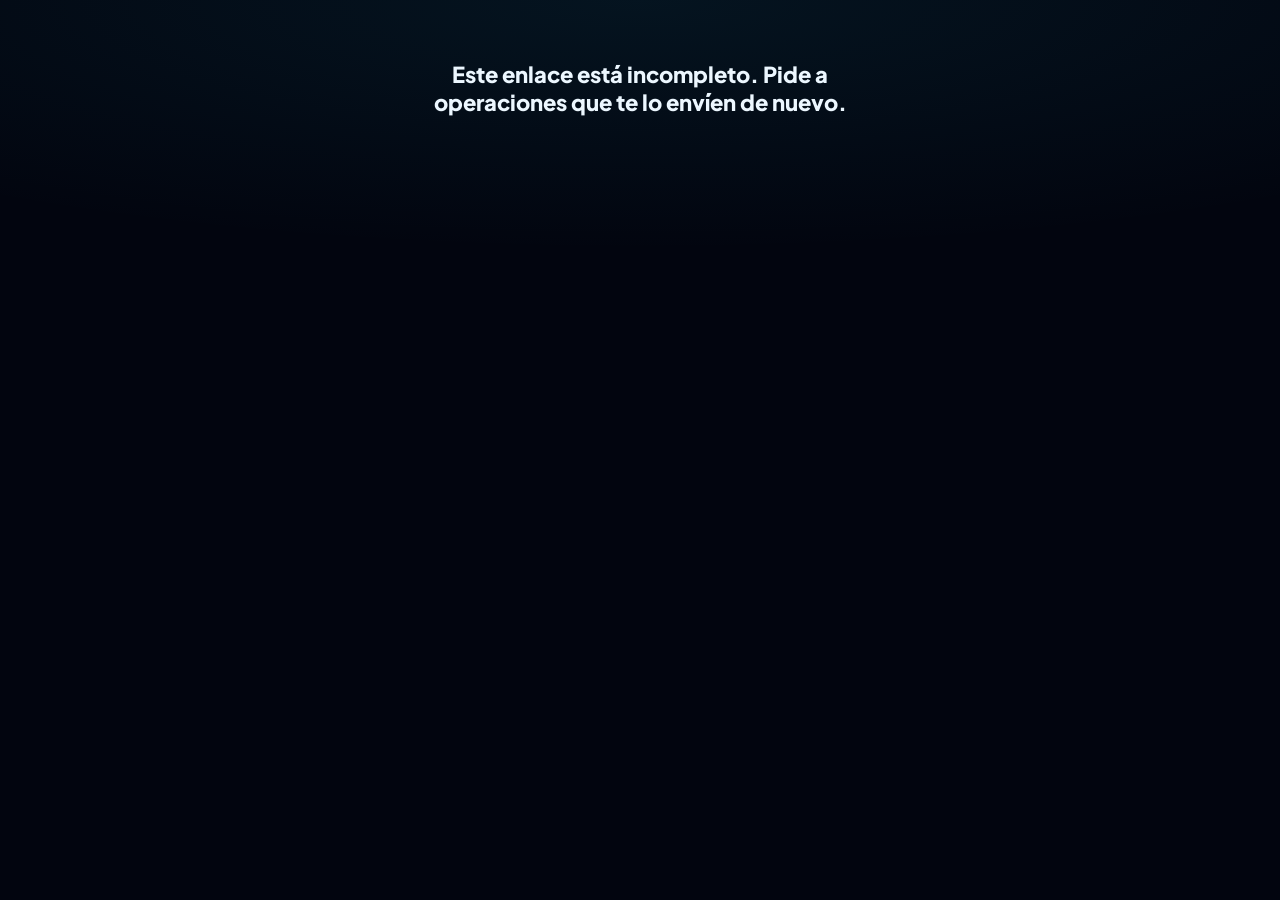
<file: conductor.html>
<!doctype html>
<html lang="es">
<head>
<meta charset="utf-8">
<meta name="viewport" content="width=device-width, initial-scale=1, viewport-fit=cover">
<meta name="theme-color" content="#02050F">
<title>Mi viaje · Viajes ETP</title>
<meta property="og:title" content="Mi viaje · Viajes ETP">
<meta property="og:description" content="Toca aquí para ver tu cita y marcar cada paso del viaje.">
<link rel="preload" href="fuentes/plus-jakarta-sans-latin-400-normal.woff2" as="font" type="font/woff2" crossorigin>
<link rel="preload" href="fuentes/jetbrains-mono-latin-500-normal.woff2" as="font" type="font/woff2" crossorigin>
<link rel="manifest" href="turnos.webmanifest">
<link rel="stylesheet" href="conductores.css">
<style>
/* lo propio de "Mi viaje" (lo común está en conductores.css: guía DISENO-APP-CONDUCTORES.md, 7-nov) */
.aviso{display:flex;align-items:center;gap:10px;margin-top:12px;padding:12px 14px;font:600 16px var(--font);clip-path:var(--cut-sm);background:color-mix(in srgb,currentColor 14%,transparent)}
.aviso.info{color:var(--cyan)} .aviso.mal{color:var(--red-text)}
.aviso button,.aviso a{margin-left:auto}
.aviso .lnk{min-height:var(--tap);padding:0 14px;display:flex;align-items:center;background:rgba(34,195,230,.14);color:var(--ink);border:0;clip-path:var(--cut-sm);font:600 15px var(--font);text-decoration:none;cursor:pointer}
/* pasos del viaje: barra de segmentos (hecho cian sólido, actual cian con borde, pendiente línea) */
.segs{display:flex;gap:4px;margin-top:8px}
.segs i{flex:1;height:10px;background:var(--line);clip-path:polygon(0 0,100% 0,calc(100% - 4px) 100%,0 100%)}
.segs i.ok{background:var(--cyan)}
.segs i.ya{background:color-mix(in srgb,var(--cyan) 45%,var(--line));box-shadow:0 0 0 1px var(--cyan) inset}
.progreso{display:flex;justify-content:space-between;align-items:baseline;margin-top:16px}
.progreso b{font:700 17px var(--font)}
.progreso .num{color:var(--muted);font-size:14px}
.listo{text-align:center}
.listo b{display:block;font:800 22px var(--font);color:var(--green)}
.ultimo{display:flex;align-items:center;gap:8px;margin-top:12px;color:var(--green);font:600 15px var(--font)}
.ultimo{flex-wrap:wrap;column-gap:8px;row-gap:0}
.ultimo .num{color:var(--muted);font-size:14px;white-space:nowrap}
.ultimo button{margin-left:auto;min-height:var(--tap);padding:0 12px;background:none;border:0;color:var(--muted);font:600 15px var(--font);text-decoration:underline;cursor:pointer}
.cita{font:700 20px/1.3 var(--font);margin-top:4px}
.lugar{color:var(--muted);margin-top:4px}
.instr{white-space:pre-wrap;margin-top:12px;padding-top:12px;border-top:1px dashed var(--line)}
.docs{display:grid;grid-template-columns:repeat(auto-fill,minmax(130px,1fr));gap:10px;margin-top:12px}
.doc{display:flex;flex-direction:column;min-height:120px;background:#061230;border:0;clip-path:var(--cut-sm);color:var(--muted);font:400 14px var(--font);text-align:center;cursor:pointer;padding:0}
.doc img{width:100%;height:110px;object-fit:cover;display:block;background:#0F2450}
.doc .nom{padding:6px;overflow:hidden;text-overflow:ellipsis;white-space:nowrap}
.doc .pdf{flex:1;display:grid;place-items:center;font:500 18px var(--mono);color:var(--cyan)}
.acciones{display:grid;grid-template-columns:1fr 1fr;gap:10px;margin-top:16px}
.acciones .ancho{grid-column:1/-1}
.btn-2.alerta{color:var(--amber);background:rgba(245,184,61,.12)}
.pasos{list-style:none;margin:8px 0 0;padding:0}
.pasos li{display:grid;grid-template-columns:32px 1fr auto;gap:10px;align-items:center;padding:10px 0;border-bottom:1px solid rgba(30,78,120,.6)}
.pasos li:last-child{border-bottom:0}
.pasos .n{width:32px;height:32px;display:grid;place-items:center;clip-path:var(--cut-sm);background:var(--surface-2);font:500 15px var(--mono);color:var(--muted)}
.pasos .hecho .n{background:var(--cyan);color:var(--on-cyan)}
.pasos .actual .n{background:var(--surface-2);color:var(--cyan);box-shadow:inset 0 0 0 2px var(--cyan)}
.pasos .actual{font-weight:700}
.pasos .hora{font:500 14px var(--mono);color:var(--muted);white-space:nowrap}
.pasos .hora.pend{color:var(--amber)}
/* hojas: confirmar, aceptar, novedad, foto */
.grande{display:flex;align-items:center;gap:10px;margin:4px 0 14px;font:800 22px/1.25 var(--font)}
.grande span{font-size:32px}
.evid{display:flex;align-items:center;justify-content:center;gap:10px;width:100%;min-height:64px;border:1px dashed var(--cyan);background:rgba(34,195,230,.08);color:var(--ink);font:700 16px var(--font);cursor:pointer}
.prev{width:100%;max-height:240px;object-fit:contain;margin-top:8px;background:#000}
.evid-ok{margin-top:6px;color:var(--green);font:600 15px var(--font)}
.tipos{display:grid;grid-template-columns:1fr 1fr;gap:8px}
.tipos button{min-height:56px;padding:8px;background:var(--surface);border:0;clip-path:var(--cut-sm);color:var(--ink);font:600 15px var(--font);cursor:pointer}
.tipos button.sel{background:rgba(245,184,61,.18);color:var(--amber);box-shadow:inset 0 0 0 2px var(--amber)}
.fotosv{display:grid;grid-template-columns:1fr 1fr;gap:10px;margin:10px 0}
.fotosv button{min-height:150px;display:flex;flex-direction:column;align-items:center;justify-content:center;gap:6px;padding:8px;background:rgba(34,195,230,.08);border:1px dashed var(--cyan);color:var(--ink);font:700 15px var(--font);overflow:hidden;cursor:pointer}
.fotosv button.lista{border:1px solid var(--green);background:rgba(43,208,138,.10);color:var(--green)}
.fotosv img{width:100%;height:100px;object-fit:cover}
.fotosv .ico{font-size:36px}
.acepto{display:flex;gap:10px;align-items:flex-start;margin:4px 0 0;padding:12px;background:#061230;color:var(--muted);font:400 14px/1.45 var(--font)}
.acepto input{width:26px;height:26px;min-height:0;flex:none;margin:0;accent-color:var(--cyan)}
.idok{margin-top:10px;color:var(--green);font:600 15px var(--font)}
.rechazo{color:var(--red-text);font-weight:700}
.visor{position:fixed;inset:0;z-index:20;display:flex;align-items:center;justify-content:center;background:#000}
.visor img{max-width:100%;max-height:100%}
.visor button{position:fixed;top:max(12px,env(safe-area-inset-top));right:12px;width:48px;height:48px;background:var(--surface-2);color:var(--ink);border:0;clip-path:var(--cut-sm);font:700 20px var(--font)}
.centro{text-align:center;padding:60px 20px;color:var(--muted)}
.centro b{display:block;margin-bottom:8px;font:800 22px var(--font);color:var(--ink)}
.msg.mal{border-left-color:var(--red)}
.oculto{display:none!important}
</style>
</head>
<body>
<div class="app" id="app"><div class="centro"><b>Cargando tu viaje…</b>Un momento</div></div>
<input type="file" id="archivo" accept="image/*" capture="environment" class="oculto">
<div class="msg" id="msg" role="status"></div>

<script>
const API = window.API_URL || 'https://script.google.com/macros/s/AKfycbz_st7NWwfY57QfMyTBLGxnufoIMgvlh3wKIwgi2PuzcrT409dFKI7iPsz3hOhUFKQ0/exec';
const TOKEN = (new URLSearchParams(location.search).get('t') || '').trim();
const K = { estado: 'viaje_' + TOKEN, cola: 'cola_' + TOKEN, visto: 'visto_' + TOKEN };
const $ = s => document.querySelector(s);
const esc = s => String(s == null ? '' : s).replace(/[&<>"]/g, c => ({ '&': '&amp;', '<': '&lt;', '>': '&gt;', '"': '&quot;' }[c]));
const leer = (k, d) => { try { return JSON.parse(localStorage.getItem(k)) ?? d; } catch (e) { return d; } };
const guardar = (k, v) => { try { localStorage.setItem(k, JSON.stringify(v)); } catch (e) { /* sin espacio: sigue en memoria */ } };

let S = leer(K.estado, null);      // última vista del viaje que mandó el servidor
let cola = leer(K.cola, []);        // envíos que esperan señal
let enviando = false;
const imgs = {};                    // archivo id -> data URL

/* ---------- servidor ---------- */
async function pedir(params) {
  const r = await fetch(API + '?' + new URLSearchParams(Object.assign({ t: TOKEN, formato: 'json' }, params)));
  return r.json();
}
async function postear(body) {
  const r = await fetch(API, { method: 'POST', headers: { 'Content-Type': 'text/plain;charset=utf-8' }, body: JSON.stringify(body) });
  return r.json();
}

async function cargar() {
  if (!TOKEN) return fallo('Este enlace está incompleto. Pide a operaciones que te lo envíen de nuevo.');
  if (S) pintar();
  try {
    const d = await pedir({});
    if (!d.ok) return fallo(d.error || 'No se pudo abrir el viaje');
    aplicar(d);
  } catch (e) {
    if (!S) fallo('No hay señal. Vuelve a intentar cuando tengas internet.', true);
  }
  vaciarCola();
}

function aplicar(d) {
  // los pasos que siguen en la cola se muestran como hechos aunque el servidor todavía no los tenga
  S = { asignacion: d.asignacion, pasos: d.pasos, hechos: d.hechos, novedades: d.novedades,
        telefonoOperaciones: d.telefonoOperaciones, minutosDeshacer: d.minutosDeshacer,
        identidad: d.identidad || 'No requerida', avisoDatos: d.avisoDatos || '' };
  guardar(K.estado, S);
  pintar();
}

function hechosVistos() {
  const h = (S.hechos || []).slice();
  cola.forEach(x => {
    if (x.action === 'paso' && x.paso === h.length) h.push({ fecha: x.fechaCliente, pendiente: true });
    if (x.action === 'deshacer') h.pop();
  });
  return h;
}

/** estado de la verificación de identidad contando lo que espera señal en la cola */
function identidadVista() {
  return cola.some(x => x.action === 'verificar') ? 'Por revisar' : S.identidad;
}

function fallo(msg, reintentar) {
  $('#app').innerHTML = `<div class="centro"><b>${esc(msg)}</b>${reintentar ? '<div style="max-width:280px;margin:18px auto 0"><button class="btn" onclick="location.reload()">Intentar de nuevo</button></div>' : ''}</div>`;
}

/* ---------- cola de envíos (funciona sin señal) ---------- */
function encolar(item) {
  item.uid = TOKEN + '-' + Date.now() + '-' + Math.random().toString(36).slice(2, 6);
  item.c = TOKEN;
  item.fechaCliente = new Date().toISOString();
  cola.push(item);
  guardarCola();
  pintar();
  vaciarCola();
}
function guardarCola() {
  try { localStorage.setItem(K.cola, JSON.stringify(cola)); }
  catch (e) {   // fotos muy pesadas para guardar en el teléfono: se guarda sin la foto
    try { localStorage.setItem(K.cola, JSON.stringify(cola.map(x => Object.assign({}, x, { foto: undefined })))); } catch (e2) { }
  }
}
async function vaciarCola() {
  if (enviando || !cola.length) return pintarCola();
  enviando = true; pintarCola();
  try {
    while (cola.length) {
      const item = cola[0];
      const d = await postear(item);
      cola.shift(); guardarCola();
      if (!d.ok) toast(d.error || 'No se pudo guardar', true);
      else if (item.action === 'novedad') toast('✓ Operaciones recibió tu novedad');
      else if (item.action === 'foto') toast('✓ Foto subida ' + hora(new Date().toISOString()));
      if (d.asignacion) aplicar(d);
    }
  } catch (e) {
    setTimeout(vaciarCola, 20000);   // sin señal: se reintenta solo
  } finally {
    enviando = false; pintarCola();
  }
}
window.addEventListener('online', () => { vaciarCola(); pintarCola(); });
window.addEventListener('offline', pintarCola);
document.addEventListener('visibilitychange', () => { if (!document.hidden) { vaciarCola(); if (!cola.length) cargar(); } });

// franja de señal arriba: sin señal (ámbar) con lo que espera en cola, o "enviando"
function pintarCola() {
  const el = $('#senal'); if (!el) return;
  const sin = navigator.onLine === false, n = cola.length;
  if (!n && !sin) { el.classList.add('oculto'); pintarIcoSenal(false); return; }
  el.classList.remove('oculto'); pintarIcoSenal(sin || (n && !enviando));
  el.innerHTML = enviando && !sin
    ? `<svg class="icono"><use href="#i-reloj"/></svg>Enviando…`
    : `<svg class="icono"><use href="#i-sinsenal"/></svg><span>Sin señal${n ? ` · <span class="num">${n}</span> envío${n > 1 ? 's' : ''} en cola: se envía${n > 1 ? 'n' : ''} al tener señal` : ' · tus fotos se envían luego'}</span>${n ? '<button class="lnk" onclick="vaciarCola()" style="margin-left:auto;min-height:40px;padding:0 12px;background:rgba(245,184,61,.18);border:0;color:var(--amber);font:600 14px var(--font);clip-path:var(--cut-sm)">Reintentar</button>' : ''}`;
}
function pintarIcoSenal(sin) {
  const i = $('#icoSenal'); if (!i) return;
  i.innerHTML = `<use href="#${sin ? 'i-sinsenal' : 'i-senal'}"/>`; i.style.color = sin ? 'var(--amber)' : 'var(--green)';
  i.setAttribute('aria-label', sin ? 'Sin señal' : 'Con señal');
}

/* ---------- pantalla ---------- */
const ICONOS = `<svg width="0" height="0" style="position:absolute" aria-hidden="true">
  <symbol id="i-sinsenal" viewBox="0 0 24 24" fill="none" stroke="currentColor" stroke-width="2" stroke-linecap="round" stroke-linejoin="round"><path d="M2 8.5a15 15 0 0 1 6-3.2M22 8.5a15 15 0 0 0-9-3.4M5 12a10 10 0 0 1 4-2.3M19 12a10 10 0 0 0-2.4-1.6M8.5 15.5a5 5 0 0 1 5.5-.8M12 19h.01M3 3l18 18"/></symbol>
  <symbol id="i-senal" viewBox="0 0 24 24" fill="none" stroke="currentColor" stroke-width="2" stroke-linecap="round"><path d="M4 18v-2M9 18v-5M14 18V9M19 18V5"/></symbol>
  <symbol id="i-reloj" viewBox="0 0 24 24" fill="none" stroke="currentColor" stroke-width="2" stroke-linecap="round"><circle cx="12" cy="12" r="9"/><path d="M12 7v5l3 2"/></symbol>
  <symbol id="i-atras" viewBox="0 0 24 24" fill="none" stroke="currentColor" stroke-width="2.4" stroke-linecap="round" stroke-linejoin="round"><path d="M15 5l-7 7 7 7"/></symbol>
  <symbol id="i-camara" viewBox="0 0 24 24" fill="none" stroke="currentColor" stroke-width="2" stroke-linecap="round" stroke-linejoin="round"><path d="M4 8h3l2-3h6l2 3h3v11H4z"/><circle cx="12" cy="13" r="3.5"/></symbol>
  <symbol id="i-alerta" viewBox="0 0 24 24" fill="none" stroke="currentColor" stroke-width="2" stroke-linecap="round" stroke-linejoin="round"><path d="M12 3l10 18H2zM12 10v5M12 18h.01"/></symbol>
  <symbol id="i-whats" viewBox="0 0 24 24" fill="none" stroke="currentColor" stroke-width="2" stroke-linecap="round" stroke-linejoin="round"><path d="M4 20l1.2-3.6A8 8 0 1 1 8 19z"/></symbol>
  <symbol id="i-tel" viewBox="0 0 24 24" fill="none" stroke="currentColor" stroke-width="2" stroke-linecap="round" stroke-linejoin="round"><path d="M5 4h4l2 5-2.5 1.5a11 11 0 0 0 5 5L15 13l5 2v4a2 2 0 0 1-2 2A16 16 0 0 1 3 6a2 2 0 0 1 2-2z"/></symbol>
  <symbol id="i-recarga" viewBox="0 0 24 24" fill="none" stroke="currentColor" stroke-width="2" stroke-linecap="round" stroke-linejoin="round"><path d="M20 11a8 8 0 1 0-2.3 5.7M20 5v6h-6"/></symbol>
</svg>`;
const ico = id => `<svg class="icono"><use href="#${id}"/></svg>`;

function pintar() {
  if (!S) return;
  const a = S.asignacion, pasos = S.pasos, h = hechosVistos();
  const i = h.length, total = pasos.length, sig = pasos[i];
  const visto = leer(K.visto, 0);
  const nuevo = visto && a.version > visto;
  if (!visto) guardar(K.visto, a.version);
  const ultimo = h[i - 1];
  const puedeDeshacer = ultimo && (Date.now() - new Date(ultimo.fecha)) < S.minutosDeshacer * 60000;
  const tel = S.telefonoOperaciones;
  const idEstado = identidadVista();
  const falta = sig && a.estado !== 'Anulada' && (idEstado === 'Sin verificar' || idEstado === 'Rechazada');
  // una sola acción principal, abajo: aceptar el viaje o el siguiente paso
  const principal = a.estado === 'Anulada' ? ''
    : falta ? `<button class="btn brilla" onclick="verificar()">Aceptar el viaje</button>`
    : sig ? `<button class="btn brilla" onclick="confirmar(${i})"><span style="font-size:22px">${sig.icono}</span>${esc(sig.texto)}</button>` : '';

  $('#app').innerHTML = `${ICONOS}
  <header class="top">
    <a class="atras" href="turnos.html">${ico('i-atras')}Mis viajes</a>
    <div class="der">${a.placa ? `<span class="placa">${esc(a.placa)}</span>` : ''}<svg class="icono" id="icoSenal" style="color:var(--green)" aria-label="Con señal"><use href="#i-senal"/></svg></div>
  </header>
  <div class="senal oculto" id="senal" role="status"></div>
  <main class="cuerpo">
    <div class="eyebrow">${a.operacion === 'IMPO' ? 'Importación' : a.operacion === 'NACIONAL' ? 'Operación nacional' : 'Exportación'}</div>
    <h1>Booking <span class="num">${esc(a.booking)}</span></h1>
    <div class="datos">${[a.contenedor, a.conductor].filter(Boolean).map(esc).join(' · ')}</div>
    ${nuevo ? `<div class="aviso info">${ico('i-alerta')}Operaciones te envió información nueva<button class="lnk" onclick="verNuevo()">Ver</button></div>` : ''}
    ${a.estado === 'Anulada' ? `<div class="aviso mal">${ico('i-alerta')}Este viaje lo canceló operaciones</div>` : ''}

    <div class="progreso"><b>${i >= total ? 'Viaje terminado' : `Paso ${i + 1} de ${total}`}</b><span class="num">${i}/${total} listos</span></div>
    <div class="segs">${pasos.map((p, j) => `<i class="${j < i ? 'ok' : j === i ? 'ya' : ''}"></i>`).join('')}</div>

    ${falta ? `<div class="hud on" style="margin-top:14px"><div class="in"><div class="eyebrow">Acepta el viaje</div>
        ${idEstado === 'Rechazada' ? '<p class="rechazo" style="margin:8px 0 0">Operaciones no pudo confirmar tu identidad. Acéptalo otra vez y tómate las fotos con buena luz.</p>' : ''}
        <p style="margin:8px 0 0">Para confirmar que tú haces este viaje: <b>tu número de cédula</b>, <b>una selfie</b> y <b>una foto de tu cédula</b>.</p></div></div>`
      : !sig ? `<div class="hud" style="margin-top:14px"><div class="in listo"><b>✓ Viaje terminado</b>Gracias. Operaciones ya está enterado.</div></div>` : ''}
    ${idEstado === 'Por revisar' ? '<div class="idok">✓ Viaje aceptado · operaciones revisa tu identidad</div>' : idEstado === 'Aprobada' ? '<div class="idok">✓ Viaje aceptado · identidad verificada</div>' : ''}
    ${ultimo ? `<div class="ultimo">✓ ${esc(pasos[i - 1].corto)} <span class="num">${hora(ultimo.fecha)}${ultimo.pendiente ? ' · en cola' : ''}</span>
      ${puedeDeshacer ? `<button onclick="deshacer()">Me equivoqué</button>` : ''}</div>` : ''}

    <div class="hud" id="info" style="margin-top:16px"><div class="in">
      <div class="eyebrow">Cita</div>
      <div class="cita">${a.cita ? esc(fechaCita(a.cita)) : 'Operaciones te avisa'}</div>
      ${a.lugarCita ? `<div class="lugar">${esc(a.lugarCita)}</div>` : ''}
      ${a.instrucciones ? `<div class="instr">${esc(a.instrucciones)}</div>` : ''}
      ${a.archivos.length ? `<div class="docs">${a.archivos.map(docHtml).join('')}</div>` : ''}
    </div></div>

    <div class="acciones">
      <button class="btn-2 alerta ancho" onclick="problema()">${ico('i-alerta')}Tengo un problema</button>
      <button class="btn-2" onclick="enviarFoto()">${ico('i-camara')}Enviar foto</button>
      ${tel ? `<a class="btn-2" href="https://wa.me/${tel}?text=${encodeURIComponent('Hola, soy ' + (a.conductor || 'el conductor') + ' (' + a.placa + '), booking ' + a.booking + '. ')}">${ico('i-whats')}Escribir</a>`
            : `<button class="btn-2" onclick="cargar()">${ico('i-recarga')}Actualizar</button>`}
      ${tel ? `<a class="btn-2 ancho" href="tel:+${tel}">${ico('i-tel')}Llamar a operaciones</a>` : ''}
    </div>

    <div class="hud" style="margin-top:16px"><div class="in">
      <div class="eyebrow">Pasos del viaje</div>
      <ol class="pasos">${pasos.map((p, j) => `<li class="${j < i ? 'hecho' : j === i ? 'actual' : ''}">
        <span class="n">${j < i ? '✓' : j + 1}</span><span>${p.icono} ${esc(p.texto)}</span>
        <span class="hora ${h[j] && h[j].pendiente ? 'pend' : ''}">${h[j] ? hora(h[j].fecha) : ''}</span></li>`).join('')}</ol>
    </div></div>
  </main>
  ${principal ? `<div class="pie">${principal}</div>` : ''}`;
  a.archivos.forEach(cargarImagen);
  pintarCola();
}

function docHtml(f) {
  const img = /^image\//.test(f.tipo);
  return `<button class="doc" onclick="abrirDoc('${f.id}')">${img ? `<img id="img-${f.id}" alt="">` : '<span class="pdf">PDF</span>'}<span class="nom">${esc(f.nombre)}</span></button>`;
}
async function traer(id) {
  if (imgs[id]) return imgs[id];
  const d = await pedir({ archivo: id });
  if (!d.ok) throw new Error(d.error);
  return (imgs[id] = 'data:' + d.tipo + ';base64,' + d.base64);
}
async function cargarImagen(f) {
  if (!/^image\//.test(f.tipo)) return;
  try { const u = await traer(f.id); const el = $('#img-' + f.id); if (el) el.src = u; } catch (e) { }
}
async function abrirDoc(id) {
  const f = S.asignacion.archivos.find(x => x.id === id);
  try {
    if (!imgs[id]) toast('Abriendo…');
    const u = await traer(id);
    if (/^image\//.test(f.tipo)) {
      const v = document.createElement('div'); v.className = 'visor';
      v.innerHTML = `<img src="${u}" alt=""><button aria-label="Cerrar">✕</button>`;
      v.onclick = () => v.remove(); document.body.appendChild(v);
    } else {
      const blob = await (await fetch(u)).blob();
      const a = document.createElement('a'); a.href = URL.createObjectURL(blob); a.download = f.nombre; a.target = '_blank';
      document.body.appendChild(a); a.click(); a.remove();
    }
  } catch (e) { toast('No se pudo abrir. Revisa la señal.', true); }
}

function verNuevo() { guardar(K.visto, S.asignacion.version); pintar(); $('#info').scrollIntoView({ behavior: 'smooth' }); }

/* ---------- acciones del conductor ---------- */
let pos = null;
function ubicar() {
  pos = null;
  if (!navigator.geolocation) return;
  navigator.geolocation.getCurrentPosition(p => { pos = { lat: p.coords.latitude.toFixed(6), lng: p.coords.longitude.toFixed(6), precision: Math.round(p.coords.accuracy) }; },
    () => { }, { enableHighAccuracy: true, timeout: 10000, maximumAge: 120000 });
}

// hoja inferior (nunca ventanas que bloqueen): velo + hoja con animación corta
function hoja(html) {
  cerrarHoja();
  const v = document.createElement('div'); v.className = 'velo'; v.id = 'velo';
  v.addEventListener('click', cerrarHoja);
  const h = document.createElement('div'); h.className = 'hoja'; h.id = 'hojaV'; h.setAttribute('role', 'dialog'); h.setAttribute('aria-modal', 'true');
  h.innerHTML = html;
  document.body.append(v, h); requestAnimationFrame(() => h.classList.add('ver'));
}
function cerrarHoja() { const v = $('#velo'), h = $('#hojaV'); if (v) v.remove(); if (h) h.remove(); fotoActual = null; }

let fotoActual = null;
function bloqueFoto(texto) {
  return `<button class="evid" id="bfoto" onclick="tomarFoto()">${ico('i-camara')}${esc(texto)}</button><img id="prev" class="prev oculto" alt=""><div id="fotoOk" class="evid-ok oculto">✓ Foto lista</div>`;
}
function tomarFoto() {
  const inp = $('#archivo'); inp.value = ''; inp.setAttribute('capture', 'environment');
  inp.onchange = async () => {
    const f = inp.files[0]; if (!f) return;
    try {
      fotoActual = await comprimir(f);
      const p = $('#prev'); if (p) { p.src = fotoActual.base64; p.classList.remove('oculto'); }
      const b = $('#bfoto'); if (b) b.innerHTML = ico('i-camara') + 'Cambiar foto';
      const ok = $('#fotoOk'); if (ok) ok.classList.remove('oculto');
      const s = $('#bsi'); if (s && s.dataset.foto) s.disabled = false;
    } catch (e) { toast('No se pudo leer la foto', true); }
  };
  inp.click();
}
function comprimir(file) {
  return new Promise((ok, mal) => {
    const img = new Image();
    img.onload = () => {
      const max = 1280, k = Math.min(1, max / Math.max(img.width, img.height));
      const c = document.createElement('canvas'); c.width = Math.round(img.width * k); c.height = Math.round(img.height * k);
      c.getContext('2d').drawImage(img, 0, 0, c.width, c.height);
      URL.revokeObjectURL(img.src);
      ok({ nombre: 'foto-' + Date.now() + '.jpg', tipo: 'image/jpeg', base64: c.toDataURL('image/jpeg', 0.7) });
    };
    img.onerror = mal;
    img.src = URL.createObjectURL(file);
  });
}

function confirmar(i) {
  const p = S.pasos[i];
  ubicar();
  hoja(`<div class="eyebrow">¿Confirmas?</div>
    <p class="grande"><span>${p.icono}</span>${esc(p.texto)}</p>
    ${p.foto ? bloqueFoto(p.foto + ' (opcional)') : ''}
    <div style="margin-top:14px"><button class="btn brilla" id="bsi" onclick="marcar(${i})">Sí, confirmar</button>
    <button class="btn-2" onclick="cerrarHoja()">No, volver</button></div>`);
}
function marcar(i) {
  const item = { action: 'paso', paso: i };
  if (fotoActual) item.foto = fotoActual;
  Object.assign(item, pos || {});
  cerrarHoja();
  encolar(item);
  toast('✓ ' + S.pasos[i].corto);
  window.scrollTo({ top: 0, behavior: 'smooth' });
}
function deshacer() {
  const h = hechosVistos(), p = S.pasos[h.length - 1];
  hoja(`<div class="eyebrow">¿Deshacer el último paso?</div><p class="grande"><span>↩</span>${esc(p.texto)}</p>
    <button class="btn" style="background:var(--red);color:#fff" onclick="cerrarHoja();encolar({action:'deshacer'})">Sí, deshacer</button>
    <button class="btn-2" onclick="cerrarHoja()">No, está bien</button>`);
}

/* ---------- aceptar el viaje: cédula + selfie + foto de la cédula (con la ubicación de ese momento) ---------- */
const fotosV = {};
function verificar() {
  ubicar(); delete fotosV.selfie; delete fotosV.documento;
  const A = S.asignacion;
  hoja(`<div class="eyebrow">Aceptar el viaje</div>
    <p class="grande">Confirma que tú haces este viaje</p>
    <p class="datos" style="margin:-6px 0 12px">${esc(A.operacion)} · ${esc(A.placa)}${A.cita ? ' · ' + esc(String(A.cita).replace('T', ' ')) : ''}</p>
    <label for="cedula" style="margin-top:0">Número de cédula</label>
    <input id="cedula" class="num" inputmode="numeric" autocomplete="off" placeholder="1234567890" oninput="listoV()" style="font-size:22px;letter-spacing:.04em">
    <div class="fotosv">
      <button id="v-selfie" onclick="tomarV('selfie')"><span class="ico">🤳</span>1. Selfie</button>
      <button id="v-documento" onclick="tomarV('documento')"><span class="ico">🪪</span>2. Foto de tu cédula</button>
    </div>
    <label class="acepto"><input type="checkbox" id="acepto" onchange="listoV()"><span>${esc(S.avisoDatos)}</span></label>
    <div style="margin-top:14px"><button class="btn brilla" id="bsi" disabled onclick="enviarV()">Acepto el viaje</button>
    <button class="btn-2" onclick="cerrarHoja()">Ahora no</button></div>`);
}
function tomarV(slot) {
  const inp = $('#archivo'); inp.value = '';
  inp.setAttribute('capture', slot === 'selfie' ? 'user' : 'environment');   // la selfie con la cámara de adelante
  inp.onchange = async () => {
    const f = inp.files[0]; if (!f) return;
    try {
      fotosV[slot] = await comprimir(f);
      const b = $('#v-' + slot);
      if (b) { b.classList.add('lista'); b.innerHTML = `<img src="${fotosV[slot].base64}" alt="">✓ ${slot === 'selfie' ? 'Selfie' : 'Cédula'} · cambiar`; }
      listoV();
    } catch (e) { toast('No se pudo leer la foto', true); }
  };
  inp.click();
}
const cedulaV = () => ($('#cedula') ? $('#cedula').value : '').replace(/\D/g, '');
function listoV() { const b = $('#bsi'); if (b) b.disabled = !(fotosV.selfie && fotosV.documento && $('#acepto').checked && cedulaV().length >= 5 && cedulaV().length <= 12); }
function enviarV() {
  const item = Object.assign({ action: 'verificar', cedula: cedulaV(), selfie: fotosV.selfie, documento: fotosV.documento, acepta: true }, pos || {});
  cerrarHoja(); encolar(item);
  toast('✓ Viaje aceptado. Ya puedes empezar');
}

let tipoNovedad = '';
function problema() {
  ubicar(); tipoNovedad = '';
  hoja(`<div class="eyebrow">Novedad</div><p class="grande">¿Qué pasó?</p>
    <div class="tipos">${S.novedades.map(t => `<button onclick="elegir(this)">${esc(t)}</button>`).join('')}</div>
    <label for="txt">Cuéntanos (opcional)</label><textarea id="txt"></textarea>
    <div style="margin-top:10px">${bloqueFoto('Agregar foto (opcional)')}</div>
    <div style="margin-top:14px"><button class="btn brilla" id="bsi" disabled onclick="enviarNovedad()">Enviar a operaciones</button>
    <button class="btn-2" onclick="cerrarHoja()">Cancelar</button></div>`);
}
function elegir(b) {
  document.querySelectorAll('.tipos button').forEach(x => x.classList.toggle('sel', x === b));
  tipoNovedad = b.textContent; $('#bsi').disabled = false;
}
function enviarNovedad() {
  const item = Object.assign({ action: 'novedad', tipo: tipoNovedad, texto: $('#txt').value.trim() }, pos || {});
  if (fotoActual) item.foto = fotoActual;
  cerrarHoja(); encolar(item);
}
function enviarFoto() {
  ubicar();
  hoja(`<div class="eyebrow">Evidencia</div><p class="grande">Enviar foto a operaciones</p>
    ${bloqueFoto('Tomar o elegir foto')}
    <label for="txt">¿Qué es la foto? (opcional)</label><textarea id="txt"></textarea>
    <div style="margin-top:14px"><button class="btn brilla" id="bsi" data-foto="1" disabled onclick="mandarFoto()">Enviar foto</button>
    <button class="btn-2" onclick="cerrarHoja()">Cancelar</button></div>`);
}
function mandarFoto() {
  const item = Object.assign({ action: 'foto', foto: fotoActual, texto: $('#txt').value.trim() }, pos || {});
  cerrarHoja(); encolar(item);
  if (navigator.onLine === false) toast('⏳ En cola · se envía al tener señal');
}

/* ---------- utilidades ---------- */
const MESES = ['enero', 'febrero', 'marzo', 'abril', 'mayo', 'junio', 'julio', 'agosto', 'septiembre', 'octubre', 'noviembre', 'diciembre'];
const DIAS = ['domingo', 'lunes', 'martes', 'miércoles', 'jueves', 'viernes', 'sábado'];
function hora12(d) { const h = d.getHours() % 12 || 12; return h + ':' + String(d.getMinutes()).padStart(2, '0') + (d.getHours() < 12 ? ' a. m.' : ' p. m.'); }
function hora(iso) {
  const d = new Date(iso); if (isNaN(d)) return '';
  const hoy = new Date().toDateString() === d.toDateString();
  return (hoy ? '' : d.getDate() + ' ' + MESES[d.getMonth()].slice(0, 3) + ' ') + hora12(d);
}
function fechaCita(s) {
  const m = String(s).match(/^(\d{4})-(\d{2})-(\d{2})(?:[T ](\d{2}):(\d{2}))?/);
  if (!m) return s;
  const d = new Date(+m[1], m[2] - 1, +m[3], +(m[4] || 0), +(m[5] || 0));
  return DIAS[d.getDay()] + ' ' + d.getDate() + ' de ' + MESES[d.getMonth()] + (m[4] ? ', ' + hora12(d) : '');
}
let tt;
function toast(msg, mal) {
  const t = $('#msg'); t.textContent = msg; t.classList.toggle('mal', !!mal); t.classList.add('ver');
  clearTimeout(tt); tt = setTimeout(() => t.classList.remove('ver'), mal ? 5000 : 2500);
}

// la misma copia sin señal de la app Viajes ETP (turnos-sw.js): Mi viaje abre aunque no haya internet
if ('serviceWorker' in navigator) navigator.serviceWorker.register('turnos-sw.js').catch(() => {});
cargar();
setInterval(() => { if (!cola.length && !document.hidden) cargar(); }, 5 * 60000);   // trae citas o documentos nuevos
</script>
</body>
</html>
</file>
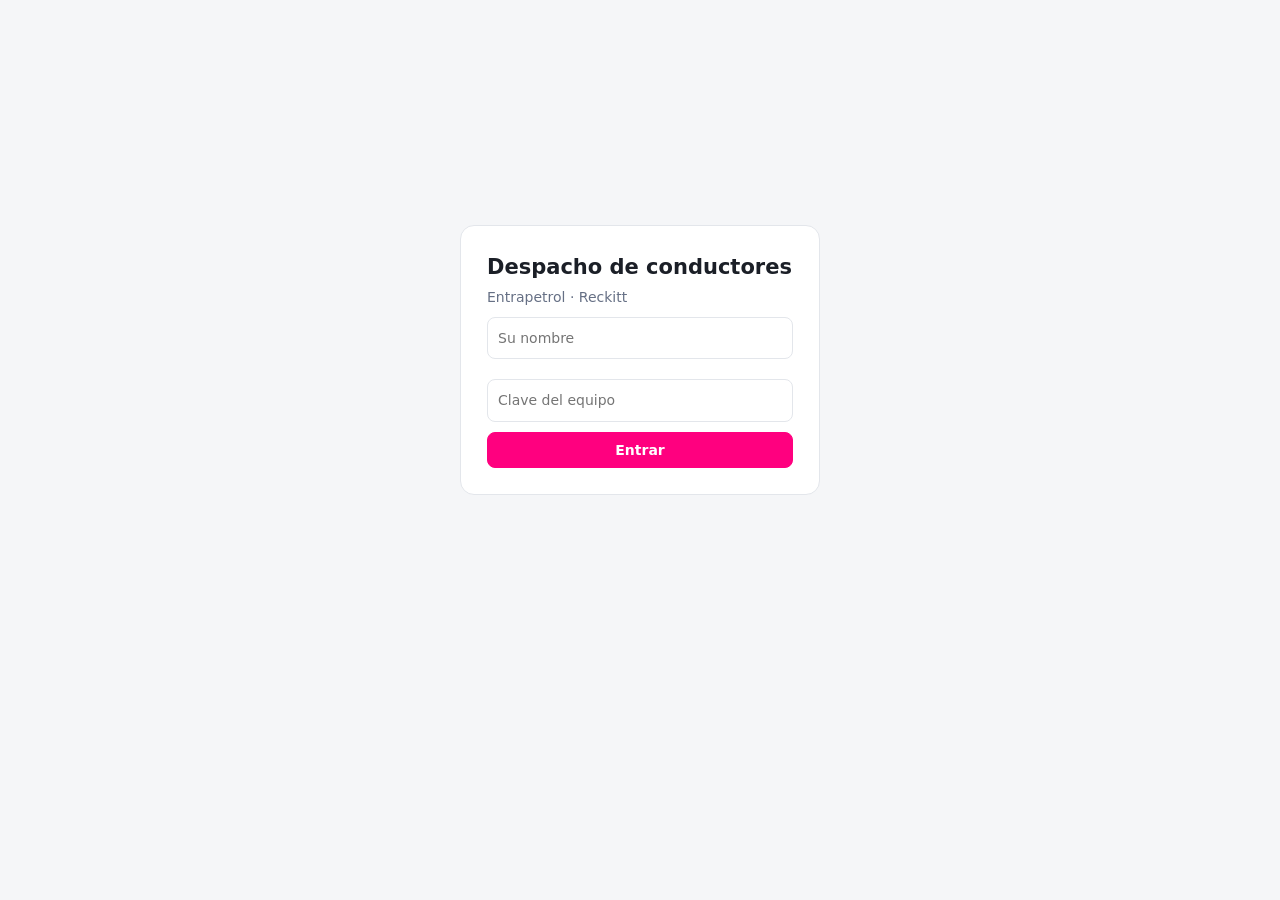
<file: despacho.html>
<!doctype html>
<html lang="es" data-theme="light">
<head>
<meta charset="utf-8">
<meta name="viewport" content="width=device-width, initial-scale=1">
<meta name="color-scheme" content="light">
<title>Despacho Conductores</title>
<style>
:root{
  --bg:#f5f6f8; --surface:#fff; --surface-2:#f1f3f6; --line:#e3e6eb; --text:#1b1f27; --muted:#667085;
  --accent:#ff007f; --accent-soft:#ffe9f3; --ok:#16a34a; --ok-soft:#dcfce7; --warn:#c2410c; --warn-soft:#ffedd5; --bad:#dc2626; --bad-soft:#fee2e2;
  --wa:#25d366;
}
*{box-sizing:border-box}
body{margin:0;background:var(--bg);color:var(--text);font:14px/1.45 system-ui,-apple-system,"Segoe UI",Roboto,Arial,sans-serif}
button,input,select,textarea{font:inherit;color:inherit}
button{cursor:pointer}
a{color:var(--accent)}
header{background:var(--surface);border-bottom:1px solid var(--line);padding:12px 16px;display:flex;align-items:center;gap:12px;flex-wrap:wrap;position:sticky;top:0;z-index:3}
header h1{font-size:17px;margin:0}
header h1 b{color:var(--accent)}
header .hora{color:var(--muted);font-size:12px}
header .der{margin-left:auto;display:flex;gap:8px}
.b{border:1px solid var(--line);background:var(--surface);border-radius:8px;padding:7px 12px;font-weight:600;white-space:nowrap;text-decoration:none;display:inline-flex;align-items:center;gap:6px}
.b:hover{background:var(--surface-2)}
.b-pri{background:var(--accent);border-color:var(--accent);color:#fff}
.b-pri:hover{background:#e6006f}
.b-wa{background:var(--wa);border-color:var(--wa);color:#fff}
.b-wa:hover{background:#1ebe5b}
.b-mini{padding:4px 9px;font-size:13px}
main{max-width:1200px;margin:0 auto;padding:16px}
.tabs{display:flex;gap:4px;border-bottom:1px solid var(--line);margin-bottom:14px;overflow-x:auto}
.tabs button{border:0;background:none;padding:9px 14px;font-weight:600;color:var(--muted);border-bottom:2px solid transparent;white-space:nowrap}
.tabs button.on{color:var(--accent);border-bottom-color:var(--accent)}
.tabs .num{background:var(--surface-2);border-radius:99px;padding:0 7px;margin-left:4px;font-size:12px}
.alerta{background:var(--bad-soft);border:1px solid var(--bad);border-radius:12px;padding:10px 14px;margin-bottom:14px}
.alerta h3{margin:0 0 6px;font-size:14px;color:var(--bad)}
.alerta .it{display:flex;gap:8px;align-items:center;padding:4px 0;flex-wrap:wrap}
.grid{display:grid;grid-template-columns:repeat(auto-fill,minmax(320px,1fr));gap:12px}
.card{background:var(--surface);border:1px solid var(--line);border-radius:12px;padding:14px;display:flex;flex-direction:column;gap:8px}
.card .top{display:flex;gap:8px;align-items:flex-start}
.op{font-size:11px;font-weight:800;border-radius:5px;padding:2px 6px;background:var(--accent-soft);color:var(--accent)}
.op.IMPO{background:#e0ecff;color:#1d4ed8}
.card .bk{font-weight:800;font-size:15px}
.card .sub{color:var(--muted);font-size:13px}
.placa{font-family:ui-monospace,Consolas,monospace;font-weight:700;background:var(--surface-2);padding:1px 6px;border-radius:5px}
.barra{height:8px;background:var(--surface-2);border-radius:99px;overflow:hidden}
.barra i{display:block;height:100%;background:var(--ok)}
.estado{display:flex;justify-content:space-between;gap:8px;font-size:13px}
.estado b{color:var(--ok)}
.tarde{color:var(--warn);font-weight:700}
.nov{background:var(--bad-soft);color:var(--bad);border-radius:8px;padding:6px 8px;font-size:13px}
.acc{display:flex;gap:6px;flex-wrap:wrap;margin-top:auto}
table{width:100%;border-collapse:collapse;background:var(--surface);border:1px solid var(--line);border-radius:12px;overflow:hidden}
th,td{text-align:left;padding:9px 10px;border-bottom:1px solid var(--line);vertical-align:top}
th{font-size:12px;color:var(--muted);background:var(--surface-2);font-weight:700}
.tabla{overflow-x:auto}
.vacio{color:var(--muted);text-align:center;padding:40px}
input[type=search]{border:1px solid var(--line);background:var(--surface);border-radius:8px;padding:7px 10px;min-width:240px}
/* ventanas */
.velo{position:fixed;inset:0;background:rgba(0,0,0,.45);z-index:10;display:flex;align-items:flex-start;justify-content:center;overflow:auto;padding:30px 12px}
.ven{background:var(--surface);border-radius:14px;width:min(640px,100%);padding:18px;box-shadow:0 20px 50px rgba(0,0,0,.25)}
.ven h2{margin:0 0 12px;font-size:18px}
.form{display:grid;grid-template-columns:1fr 1fr;gap:10px}
.form label{display:flex;flex-direction:column;gap:4px;font-size:12px;font-weight:700;color:var(--muted)}
.form .full{grid-column:1/-1}
.form>*{min-width:0}
.form select{width:100%;max-width:100%}
.ccveh{flex-direction:row!important;align-items:flex-start!important}
.ccgrupo{display:flex;flex-direction:column;gap:4px;font-size:12px;font-weight:700;color:var(--muted)}
.form input,.form select,.form textarea{border:1px solid var(--line);background:var(--surface);border-radius:8px;padding:8px 10px;font-weight:400;font-size:14px}
.form textarea{min-height:80px}
.pie{display:flex;gap:8px;justify-content:flex-end;margin-top:14px;flex-wrap:wrap}
.archivos{display:flex;flex-direction:column;gap:4px;font-weight:400;color:var(--text)}
.msg{white-space:pre-wrap;background:var(--surface-2);border-radius:10px;padding:12px;font-size:13px;border:1px solid var(--line)}
.linea{list-style:none;margin:0;padding:0}
.linea li{display:grid;grid-template-columns:110px 1fr;gap:10px;padding:8px 0;border-bottom:1px solid var(--line)}
.linea .h{color:var(--muted);font-size:12px}
.linea .t-novedad{color:var(--bad);font-weight:700}
.linea img{max-width:220px;max-height:160px;border-radius:8px;display:block;margin-top:6px;cursor:zoom-in}
.toast{position:fixed;bottom:20px;left:50%;transform:translateX(-50%);background:#111827;color:#fff;padding:10px 16px;border-radius:10px;z-index:30}
.login{display:grid;place-items:center;min-height:80vh}
.login form{background:var(--surface);border:1px solid var(--line);border-radius:14px;padding:26px;width:min(360px,92vw)}
.login input{width:100%;padding:10px;border:1px solid var(--line);border-radius:8px;margin:10px 0;background:var(--surface)}
.ident{font-size:13px;display:flex;align-items:center;gap:6px;flex-wrap:wrap}
.ident .por{color:var(--warn);font-weight:700}
.ident .si{color:var(--ok);font-weight:700}
.ident .no{color:var(--bad);font-weight:700}
.comparar{display:grid;grid-template-columns:1fr 1fr;gap:12px}
.comparar figure{margin:0;background:var(--surface-2);border-radius:10px;padding:8px;text-align:center}
.comparar img{width:100%;height:320px;object-fit:contain;border-radius:8px;background:#000;cursor:zoom-in}
.comparar figcaption{font-size:12px;color:var(--muted);margin-top:4px;font-weight:700}
/* 👤 Conductores */
.filtros{display:flex;gap:6px;flex-wrap:wrap;align-items:center;margin-bottom:8px}
.filtros .b.on{background:var(--accent-soft);border-color:var(--accent);color:var(--accent)}
.filtros .num{background:var(--surface-2);border-radius:99px;padding:0 6px;font-size:12px}
.conds td{font-size:13px}
.pdueno{margin-bottom:6px}
.pdueno:last-child{margin-bottom:0}
.conds tr.arch td{color:var(--muted);background:var(--surface-2)}
.prs{max-width:300px}
.pr{display:inline-block;font-size:11px;font-weight:700;border-radius:6px;padding:2px 6px;margin:0 4px 4px 0;background:var(--warn-soft);color:var(--warn)}
.pr-Duplicado{background:var(--bad-soft);color:var(--bad)}
.si{color:var(--ok);font-weight:700}
td.antes{color:var(--bad);text-decoration:line-through;text-decoration-color:rgba(220,38,38,.4)}
td.despues{color:var(--ok);font-weight:600}
@media (max-width:600px){.form{grid-template-columns:1fr} header .der{margin-left:0}}
</style>
</head>
<body>
<div id="app"></div>
<script>
const API = window.API_URL || 'https://script.google.com/macros/s/AKfycbz_st7NWwfY57QfMyTBLGxnufoIMgvlh3wKIwgi2PuzcrT409dFKI7iPsz3hOhUFKQ0/exec';
const $ = s => document.querySelector(s);
const esc = s => String(s == null ? '' : s).replace(/[&<>"]/g, c => ({ '&': '&amp;', '<': '&lt;', '>': '&gt;', '"': '&quot;' }[c]));
const ls = { get: k => { try { return localStorage.getItem(k); } catch (e) { return null; } }, set: (k, v) => { try { localStorage.setItem(k, v); } catch (e) { } } };
const qs = new URLSearchParams(location.search);
let CLAVE = qs.get('clave') || ls.get('despacho_clave') || '';
let USUARIO = ls.get('despacho_usuario') || '';
const CON_PRUEBA = new URLSearchParams(location.search).get('prueba') === '1';   // viajes de prueba (PRUEBA ETP): solo con ?prueba=1
// desde la Bandeja del tablero (7-nov): ?pestana=conductores&reg=conductores|vehiculos&filtro=problemas&buscar=… abre directo lo que hay que corregir
let D = null, pestana = qs.get('pestana') || ls.get('despacho_tab') || 'curso', filtro = qs.get('buscar') || '';
const fotos = {};

async function pedir(params) {
  // los viajes de prueba (PRUEBA ETP) solo salen con despacho.html?prueba=1
  const r = await fetch(API + '?' + new URLSearchParams(Object.assign({ vista: 'despacho', formato: 'json', clave: CLAVE }, CON_PRUEBA ? { prueba: '1' } : {}, params)));
  return r.json();
}
async function postear(body) {
  const r = await fetch(API, { method: 'POST', headers: { 'Content-Type': 'text/plain;charset=utf-8' }, body: JSON.stringify(Object.assign({ clave: CLAVE, usuario: USUARIO }, body)) });
  return r.json();
}

function login(error) {
  $('#app').innerHTML = `<div class="login"><form onsubmit="entrar(event)"><h2 style="margin:0">Despacho de conductores</h2>
    <p style="color:var(--muted);margin:4px 0 0">Entrapetrol · Reckitt</p>
    <input name="usuario" placeholder="Su nombre" value="${esc(USUARIO)}" required>
    <input name="clave" type="password" placeholder="Clave del equipo" value="${esc(CLAVE)}" required>
    ${error ? '<div style="color:var(--bad)">Clave incorrecta</div>' : ''}
    <button class="b b-pri" style="width:100%;justify-content:center">Entrar</button></form></div>`;
}
function entrar(e) {
  e.preventDefault();
  const f = e.target;
  CLAVE = f.clave.value.trim(); USUARIO = f.usuario.value.trim();
  ls.set('despacho_usuario', USUARIO);
  cargar();
}

// fresco (10-nov): el botón 🔄 pide los datos sin el caché del servidor
// 10-nov (velocidad, "despachos tarda demasiado en cargar"): Despacho abre al instante con lo último que este navegador cargó
// (misma clave, menos de 12 h; igual que el tablero, datos.js) y pide los datos nuevos por detrás. Arriba dice de qué hora son
// los datos. Lo guardado se borra si la clave deja de servir. Los turnos y el registro de conductores se piden al mismo tiempo que
// las asignaciones, no después (antes eran dos esperas seguidas).
const ULTIMA = 'despacho_ultima' + (CON_PRUEBA ? '_p' : ''), ULTIMA_HORAS = 12;
function guardarUltima(d) { try { localStorage.setItem(ULTIMA + '-d', JSON.stringify(d)); localStorage.setItem(ULTIMA, JSON.stringify({ c: CLAVE, t: Date.now() })); } catch (e) { borrarUltima(); } }
function borrarUltima() { try { localStorage.removeItem(ULTIMA); localStorage.removeItem(ULTIMA + '-d'); } catch (e) { } }
function ultimaGuardada() {
  try { const m = JSON.parse(localStorage.getItem(ULTIMA) || 'null');
    if (!m || m.c !== CLAVE || Date.now() - m.t > ULTIMA_HORAS * 36e5) return null;
    const d = JSON.parse(localStorage.getItem(ULTIMA + '-d') || 'null'); return d && d.ok ? d : null;
  } catch (e) { return null; }
}
// 10-nov ("¿quién recarga?"): si no hay conexión, arriba queda fijo y en rojo "Sin conexión · datos de tal hora" mientras dure;
// Despacho sigue intentando solo (cada 20 s en ese estado) y el aviso se quita al volver a conectar. Nadie tiene que recargar.
let sinConexion = false;
const textoHora = () => sinConexion ? `<b style="color:var(--bad)">⚠ Sin conexión · datos de ${esc(D.hora)} · se actualiza solo al volver</b> · ${esc(USUARIO)}`
  : `datos de ${esc(D.hora)}${D.guardado ? ' · actualizando…' : ''} · ${esc(USUARIO)}`;
function marcarConexion(falla) { if (sinConexion === falla) return; sinConexion = falla; const h = $('.hora'); if (h && D) h.innerHTML = textoHora(); }
async function cargar(silencioso, fresco) {
  if (!CLAVE) return login();
  let deGuardado = false;
  if (!D && !silencioso && USUARIO) {
    const u = ultimaGuardada();
    if (u) try { D = u; D.turnos = null; D.guardado = true; pintar(); deGuardado = true; } catch (e) { D = null; borrarUltima(); }
  }
  if (!D && !silencioso) $('#app').innerHTML = '<div class="vacio">Cargando…</div>';
  // los turnos (carga del equipo) y el registro salen a la vez que las asignaciones; si la clave no sirve, fallan solos
  if (USUARIO) { cargarTurnos(); if (pestana === 'conductores' || !CONDS) cargarConductores(); }
  try {
    const d = await pedir(fresco ? { fresco: '1' } : {});
    if (!d.ok) { if (d.error === 'clave') { CLAVE = ''; ls.set('despacho_clave', ''); borrarUltima(); D = null; return login(true); } throw new Error(d.error); }
    ls.set('despacho_clave', CLAVE);
    if (!USUARIO) return login();   // falta el nombre: se pide en el formulario (prompt() no funciona en todos los navegadores)
    guardarUltima(d); sinConexion = false;
    D = d; D.turnos = turnosHora ? TURNOS : null;
    if (!deGuardado || !$('#velo')) pintar();   // si ya se pintó lo guardado y hay una ventana abierta, no se le repinta debajo
    cargarTurnos();
    if (pestana === 'conductores' || !CONDS) cargarConductores();   // por si entró con el formulario (sin nombre al abrir)
  } catch (e) { if (D) marcarConexion(true);   // con datos en pantalla (guardados o de hace un rato): aviso fijo arriba
    if (!silencioso) toast(D ? 'Sin conexión: se muestran los datos de ' + D.hora + '. Se actualiza solo al volver.' : 'No se pudo cargar: ' + e.message); }
}
// conductores enturnados y disponibles en la app Viajes ETP (turnos.html): vienen con los datos del tablero
// (turnosConductores, Conductores.gs resumenTurnos_: últimos 10 días, sin los retirados); se piden aparte para no demorar Despacho
let TURNOS = [], turnosHora = 0, DESTINOS = {}, VIAJES = [], REGISTRO = null, CALC = {};   // CALC: lo que el tablero calcula de cada viaje (etapa y qué pasa hoy)   // REGISTRO: vehículos y conductores (cédula para la orden de cargue)   // DESTINOS: id del viaje -> país o bodega (Despacho no los trae)
async function cargarTurnos(forzar) {
  if (!forzar && (cargarTurnos.enCurso || Date.now() - turnosHora < 5 * 60e3)) return;
  cargarTurnos.enCurso = true;
  try {
    const j = await (await fetch(API + '?' + new URLSearchParams({ formato: 'json', clave: CLAVE }))).json();
    if (!j.ok) { cargarTurnos.enCurso = false; return; }
    TURNOS = j.turnosConductores || []; turnosHora = Date.now();
    VIAJES = (j.viajes || []).filter(v => CON_PRUEBA || String(v.empresa || '').trim().toUpperCase() !== 'PRUEBA ETP'); REGISTRO = j.registro || null;   // también para 📧 Orden de cargue (destino, motonave, puerto, fechas)
    VIAJES.forEach(v => { DESTINOS[v.id] = v.operacion === 'EXPO' ? v.pais : (v.bodega || v.destino); });
    CALC = j.calc || {};
    if (D) { D.turnos = TURNOS; if (!$('#velo')) pintar(); }
  } catch (e) { /* sin turnos: Despacho sigue igual */ }
  cargarTurnos.enCurso = false;
}
const enturnadosDe = v => (D.turnos || []).filter(t => t.tipo === 'Turno' && t.viajeId === v.id);

/* ---------- cálculo ---------- */
const activa = a => a.estado === 'Activa';
function eventosDe(token) { return D.eventos.filter(e => e.token === token).sort((x, y) => new Date(x.fechaCliente || x.fecha) - new Date(y.fechaCliente || y.fecha)); }
function novedadesRecientes() {
  const lim = Date.now() - 24 * 3600e3;
  return D.eventos.filter(e => e.tipo === 'novedad' && new Date(e.fecha) > lim).sort((x, y) => new Date(y.fecha) - new Date(x.fecha));
}
function asignacionDe(v) {
  return D.asignaciones.find(a => a.estado !== 'Anulada' && (a.viajeId === v.id || (String(a.booking) === String(v.booking) && a.placa === v.placa && v.placa)));
}
function hace(iso) {
  const m = Math.round((Date.now() - new Date(iso)) / 60000);
  if (isNaN(m)) return '';
  if (m < 1) return 'ahora'; if (m < 60) return 'hace ' + m + ' min';
  const h = Math.floor(m / 60); if (h < 24) return 'hace ' + h + ' h' + (m % 60 ? ' ' + (m % 60) + ' min' : '');
  return 'hace ' + Math.floor(h / 24) + ' d';
}
function fh(iso) {
  const d = new Date(iso); if (isNaN(d)) return '';
  return d.toLocaleString('es-CO', { day: 'numeric', month: 'short', hour: 'numeric', minute: '2-digit' });
}
function citaTxt(s) {
  if (!s) return '';
  const d = new Date(s); if (isNaN(d) || !/T\d/.test(s)) return s;
  return d.toLocaleString('es-CO', { weekday: 'long', day: 'numeric', month: 'long', hour: 'numeric', minute: '2-digit' });
}

/* ---------- pantalla ---------- */
function pintar() {
  const curso = D.asignaciones.filter(activa);
  const term = D.asignaciones.filter(a => !activa(a));
  const libres = D.viajes.filter(v => !asignacionDe(v));
  const nEnt = (D.turnos || []).filter(t => t.tipo === 'Turno').length, nDisp = (D.turnos || []).filter(t => t.tipo === 'Disponible').length;
  const nov = novedadesRecientes();
  const porRevisar = D.asignaciones.filter(a => a.verificacion && a.verificacion.estado === 'Por revisar' && a.estado !== 'Anulada');
  const f = filtro.toLowerCase();
  const pasa = o => !f || JSON.stringify([o.booking, o.placa, o.conductor, o.operacion, o.contenedor]).toLowerCase().includes(f);
  ls.set('despacho_tab', pestana);

  $('#app').innerHTML = `
  <header>
    <h1>🚛 Despacho de conductores · <b>Reckitt</b></h1>
    <span class="hora">${textoHora()}</span>
    <div class="der">
      <input type="search" placeholder="Buscar booking, placa, conductor" value="${esc(filtro)}" oninput="filtro=this.value;pintar();this.focus();this.setSelectionRange(this.value.length,this.value.length)">
      <button class="b" onclick="cargar(false, true);cargarTurnos(true)">🔄</button>
      <button class="b" onclick="confirmarCargue()" title="Orden de cargue por correo (contenedor vacío, llenado en planta o retiro en puerto): placa, conductor, fecha y hora, lugar y la imagen de la orden">📧 Orden de cargue</button>
      <button class="b b-pri" onclick="formulario()">+ Nueva asignación</button>
    </div>
  </header>
  <main>
    ${nov.length ? `<div class="alerta"><h3>⚠️ Novedades de conductores (últimas 24 h)</h3>${nov.slice(0, 6).map(e => {
      const a = D.asignaciones.find(x => x.token === e.token) || {};
      return `<div class="it"><b>${esc(e.pasoTexto)}</b> · ${esc(e.conductor || '')} <span class="placa">${esc(e.placa)}</span> · ${esc(e.booking)}
        ${e.texto ? `· “${esc(e.texto)}”` : ''} <span class="hora">${hace(e.fecha)}</span>
        ${e.lat ? `<a class="b b-mini" target="_blank" href="https://maps.google.com/?q=${e.lat},${e.lng}">📍 Mapa</a>` : ''}
        ${a.telefono ? `<a class="b b-mini b-wa" target="_blank" href="https://wa.me/${a.telefono}">💬</a>` : ''}
        <button class="b b-mini" onclick="detalle('${e.token}')">Ver</button></div>`;
    }).join('')}</div>` : ''}
    ${porRevisar.length ? `<div class="alerta" style="background:var(--warn-soft);border-color:var(--warn)"><h3 style="color:var(--warn)">🪪 Identidades por revisar</h3>${porRevisar.map(a =>
      `<div class="it"><b>${esc(a.conductor || 'Conductor')}</b> <span class="placa">${esc(a.placa)}</span> · ${esc(a.booking)} <span class="hora">${hace(a.verificacion.fecha)}</span>
        <button class="b b-mini" onclick="revisar('${a.token}')">Comparar fotos</button></div>`).join('')}</div>` : ''}
    <div class="tabs">
      <button class="${pestana === 'curso' ? 'on' : ''}" onclick="pestana='curso';pintar()">En curso<span class="num">${curso.length}</span></button>
      <button class="${pestana === 'libres' ? 'on' : ''}" onclick="pestana='libres';pintar()">Viajes sin asignar<span class="num">${libres.length}</span></button>
      <button class="${pestana === 'term' ? 'on' : ''}" onclick="pestana='term';pintar()">Terminadas / anuladas<span class="num">${term.length}</span></button>
      <button class="${pestana === 'turnos' ? 'on' : ''}" onclick="pestana='turnos';pintar()">🙋 Enturnados<span class="num">${nEnt}</span>${nDisp ? `<span class="num" title="Disponibles">🟢 ${nDisp}</span>` : ''}</button>
      <button class="${pestana === 'ofertas' ? 'on' : ''}" onclick="pestana='ofertas';pintar()">🔒 Ofertas<span class="num">${(D.ofertas || []).filter(c => c.estado === 'Abierta').length}</span>${(D.ofertas || []).some(c => c.estado === 'Abierta' && !c.abierta) ? '<span class="num" style="background:var(--warn-soft);color:var(--warn)" title="Cerraron: elegir ganador">⚑ elegir</span>' : ''}</button>
      <button class="${pestana === 'conductores' ? 'on' : ''}" onclick="pestana='conductores';cargarConductores();pintar()">👤 Conductores y vehículos${CONDS ? `<span class="num">${condVigentes().length}</span>${(condConProblema().length + vehConProblema()) ? `<span class="num" style="background:var(--warn-soft);color:var(--warn)" title="Con algo por revisar">⚠ ${condConProblema().length + vehConProblema()}</span>` : ''}` : ''}</button>
    </div>
    ${pestana === 'curso' ? tarjetas(curso.filter(pasa)) : pestana === 'term' ? tarjetas(term.filter(pasa).reverse()) : pestana === 'turnos' ? vistaTurnos(f) : pestana === 'ofertas' ? vistaOfertas(f) : pestana === 'conductores' ? vistaConductores(f) : tablaLibres(libres.filter(pasa))}
  </main>`;
}

function tarjetas(lista) {
  if (!lista.length) return '<div class="vacio">No hay asignaciones aquí. Use “+ Nueva asignación” o la pestaña “Viajes sin asignar”.</div>';
  return `<div class="grid">${lista.map(a => {
    const n = a.hechos.length, t = a.pasos.length, ult = a.hechos[n - 1];
    const sig = a.pasos[n];
    const evs = eventosDe(a.token);
    const ultNov = evs.filter(e => e.tipo === 'novedad').pop();
    const quieto = activa(a) && n > 0 && n < t && (Date.now() - new Date(ult.fecha)) > 6 * 3600e3;
    const sinAbrir = activa(a) && n === 0;
    // 7-nov: mientras el conductor no use la app (sin pasos ni aceptación), la tarjeta sigue al TABLERO: barra, "Sigue" y pasos salen
    // de lo que el equipo registró (CALC: avance, paradas, sigue). No se inventa nada en la app: solo se muestra el avance real
    const tb = a.viajeId && CALC[a.viajeId], segunTablero = sinAbrir && !a.verificacion && tb && tb.paradas;
    return `<div class="card">
      <div class="top"><span class="op ${a.operacion}">${a.operacion}</span>
        <div><div class="bk">Booking ${esc(a.booking)}</div>
        <div class="sub"><span class="placa">${esc(a.placa || 'sin placa')}</span> · ${esc(a.conductor || 'sin conductor')}${a.contenedor ? ' · ' + esc(a.contenedor) : ''}</div></div>
        ${a.estado !== 'Activa' ? `<span class="op" style="margin-left:auto">${esc(a.estado)}</span>` : ''}</div>
      ${a.cita ? `<div class="sub">📅 ${esc(citaTxt(a.cita))}${a.lugarCita ? ' · ' + esc(a.lugarCita) : ''}</div>` : ''}
      <div class="barra"><i style="width:${segunTablero ? Math.round(100 * tb.avance / tb.paradas) : Math.round(100 * n / t)}%"></i></div>
      ${segunTablero
        ? `<div class="estado"><span>📋 <b>${esc(tb.ahora || tb.etapa || '')}</b> <span class="sub">· según el tablero</span></span><span>${tb.avance}/${tb.paradas}</span></div>
          ${tb.sigue ? `<div class="sub">Sigue: ${esc(tb.sigue)}</div>` : ''}<div class="ident sub">📱 El conductor aún no usa la app: el avance sale del tablero</div>`
        : `<div class="estado"><span>${n ? `<b>${esc(a.pasos[n - 1].corto)}</b> · <span class="${quieto ? 'tarde' : ''}">${hace(ult.fecha)}</span>` : (sinAbrir ? '<span class="sub">El conductor aún no usa la app</span>' : '')}</span><span>${n}/${t}</span></div>
          ${tb ? `<div class="sub">📋 Torre de Control: <b>${esc(tb.ahora || tb.etapa || '')}</b></div>` : ''}
          ${sig && activa(a) ? `<div class="sub">Sigue: ${sig.icono} ${esc(sig.texto)}</div>` : ''}
          ${identidadHtml(a)}`}
      ${ultNov ? `<div class="nov">⚠️ ${esc(ultNov.pasoTexto)}${ultNov.texto ? ': ' + esc(ultNov.texto) : ''} · ${hace(ultNov.fecha)}</div>` : ''}
      <div class="acc">
        <button class="b b-mini b-wa" onclick="whatsapp('${a.token}')">💬 WhatsApp</button>
        ${activa(a) ? `<button class="b b-mini" onclick="formulario('${a.token}')">✏️ Cita / archivos</button>` : ''}
        <button class="b b-mini" onclick="detalle('${a.token}')">📋 Detalle</button>
        ${activa(a) && a.booking ? `<button class="b b-mini" onclick='confirmarCargue(${esc(JSON.stringify(String(a.booking)))})'>📧 Orden de cargue</button>` : ''}
        ${activa(a) ? `<button class="b b-mini" onclick="cerrar('${a.token}','terminar')">✔ Terminar</button>
          <button class="b b-mini" onclick="cerrar('${a.token}','anular')">⛔ Anular</button>` : ''}
      </div></div>`;
  }).join('')}</div>`;
}

function tablaLibres(lista) {
  if (!lista.length) return '<div class="vacio">Todos los viajes abiertos de la hoja ya tienen conductor asignado en la app.</div>';
  return `<div class="tabla"><table><thead><tr><th>Op.</th><th>Booking</th><th>Placa</th><th>Conductor</th><th>Retiro</th><th>Llenado</th><th>Patio / Puerto</th><th>Status</th><th>🙋 Enturnados</th><th>🔒 Oferta</th><th></th></tr></thead><tbody>
    ${lista.map(v => `<tr><td><span class="op ${v.operacion}">${esc(v.operacion)}</span></td><td><b>${esc(v.booking)}</b></td>
      <td><span class="placa">${esc(v.placa || '—')}</span></td><td>${esc(v.conductor || '—')}</td><td>${esc(v.fechaRetiro)}</td><td>${esc(v.fechaCargue)}</td>
      <td>${esc([v.patio, v.puerto].filter(Boolean).join(' / '))}</td><td>${esc(v.situacion)}</td>
      <td>${enturnadosDe(v).map(t => botonTurno(v, t)).join(' ') || '<span class="sub">—</span>'}</td>
      <td>${celdaOferta(v)}</td>
      <td><button class="b b-mini b-pri" onclick="formulario(null,'${esc(v.id)}')">Asignar</button></td></tr>`).join('')}
  </tbody></table></div>`;
}

/* ---------- enturnados y disponibles (app Viajes ETP) ---------- */
const nombreViaje = v => `${v.operacion} ${DESTINOS[v.id] || (v.operacion === 'EXPO' ? v.pais : v.bodega || v.destino) || ''}`.trim();
const primerDia = v => v.fechaRetiro || v.fechaCargue || '';
const diaTxt = iso => iso ? new Date(iso.slice(0, 10) + 'T12:00').toLocaleDateString('es-CO', { weekday: 'short', day: 'numeric', month: 'short' }) : 'sin fecha';
const celTurno = t => String(t.telefono || '').replace(/^57(?=\d{10}$)/, '');
function botonTurno(v, t) {
  return `<button class="b b-mini b-pri" onclick='asignarTurno(${JSON.stringify(v.id)}, ${JSON.stringify({ placa: t.placa, conductor: t.conductor, telefono: celTurno(t) })})'
    title="Se enturnó ${esc(hace(t.creado))} · cel ${esc(celTurno(t))}">🙋 ${esc(t.placa)} · ${esc(String(t.conductor).split(' ').slice(0, 2).join(' '))}</button>`;
}
function asignarTurno(viajeId, pre) { formulario(null, viajeId, pre); }
function vistaTurnos(f) {
  if (!D.turnos) return '<div class="vacio">Cargando los turnos de la app…</div>';
  const pasaT = t => !f || JSON.stringify([t.placa, t.conductor, t.viajeId, t.ciudad]).toLowerCase().includes(f);
  const turnos = D.turnos.filter(t => t.tipo === 'Turno' && pasaT(t)), disp = D.turnos.filter(t => t.tipo === 'Disponible' && pasaT(t));
  const viajeDe = id => D.viajes.find(v => v.id === id);
  const ids = [...new Set(turnos.map(t => t.viajeId))].sort((a, b) => String(primerDia(viajeDe(a) || {}) || '9').localeCompare(String(primerDia(viajeDe(b) || {}) || '9')));
  // el celular de la app de turnos llega con 10 dígitos: WhatsApp necesita el 57 delante (7-nov)
  const wa = (t, txt) => t.telefono ? `<a class="b b-mini b-wa" target="_blank" href="https://wa.me/${String(t.telefono).replace(/\D/g, '').replace(/^(3\d{9})$/, '57$1')}?text=${encodeURIComponent(txt)}">💬</a>` : '';
  const porViaje = ids.length ? `<div class="grid">${ids.map(id => {
    const v = viajeDe(id), L = turnos.filter(t => t.viajeId === id).sort((a, b) => String(a.creado).localeCompare(String(b.creado)));
    const asig = v && asignacionDe(v);
    return `<div class="card"><div class="top"><span class="op ${v ? v.operacion : ''}">${esc(v ? v.operacion : '')}</span>
        <div><div class="bk">${esc(id)} · ${esc(v ? nombreViaje(v) : 'viaje cerrado o no encontrado')}</div>
        <div class="sub">${v ? `${v.booking ? 'Booking ' + esc(v.booking) + ' · ' : ''}<b>${esc(diaTxt(primerDia(v)))}</b> · ${asig ? `asignado a <span class="placa">${esc(asig.placa || '')}</span>` : v.placa ? `vehículo <span class="placa">${esc(v.placa)}</span>` : '<span class="tarde">sin vehículo</span>'}` : ''}</div></div></div>
      ${L.map((t, i) => `<div class="estado" style="align-items:center"><span>${i + 1}.º <span class="placa">${esc(t.placa)}</span> ${esc(t.conductor)} <span class="sub">· ${esc(celTurno(t))} · ${esc(hace(t.creado))}</span></span>
        <span style="display:flex;gap:4px">${v && !asig && !v.placa ? botonTurno(v, t) : ''}${wa(t, `Hola ${String(t.conductor).split(' ')[0]}, sobre el viaje ${v ? nombreViaje(v) + ' del ' + diaTxt(primerDia(v)) : id} al que se enturnó: `)}</span></div>`).join('')}
    </div>`;
  }).join('')}</div>` : '<div class="vacio">Ningún conductor se ha enturnado en los últimos 10 días.</div>';
  const libres = D.viajes.filter(v => !asignacionDe(v) && !v.placa && primerDia(v)).sort((a, b) => primerDia(a).localeCompare(primerDia(b)));
  const disponibles = disp.length ? `<div class="tabla"><table><thead><tr><th>Vehículo y conductor</th><th>Disponible</th><th>Asignar a un viaje sin vehículo</th><th></th></tr></thead><tbody>
    ${disp.map(t => { const ops = libres.filter(v => !t.desde || primerDia(v) >= t.desde);
      return `<tr><td><span class="placa">${esc(t.placa)}</span> ${esc(t.conductor)}<div class="sub">${esc(celTurno(t))}</div></td>
        <td>${t.desde ? 'desde ' + esc(diaTxt(t.desde)) : 'ya'}${t.ciudad ? ' · ' + esc(t.ciudad) : ''}<div class="sub">avisó ${esc(hace(t.creado))}</div></td>
        <td>${ops.length ? `<select onchange='if(this.value) asignarTurno(this.value, ${JSON.stringify({ placa: t.placa, conductor: t.conductor, telefono: celTurno(t) })})'><option value="">Elegir viaje…</option>
          ${ops.map(v => `<option value="${esc(v.id)}">${esc(diaTxt(primerDia(v)))} · ${esc(v.id)} · ${esc(nombreViaje(v))}</option>`).join('')}</select>` : '<span class="sub">No hay viajes sin vehículo desde esa fecha</span>'}</td>
        <td>${wa(t, `Hola ${String(t.conductor).split(' ')[0]}, vimos que está disponible${t.desde ? ' desde el ' + diaTxt(t.desde) : ''}: `)}</td></tr>`; }).join('')}
  </tbody></table></div>` : '<div class="vacio">Nadie ha reportado estar disponible en los últimos 10 días.</div>';
  return `<p class="sub" style="margin:0 0 10px">Lo que los conductores marcaron en la app Viajes ETP (últimos 10 días, sin los que se retiraron). 🙋 abre la asignación con el vehículo, el conductor y su celular ya puestos.</p>
    <h3 style="margin:0 0 8px">🙋 Enturnados por viaje</h3>${porViaje}
    <h3 style="margin:18px 0 8px">🟢 Disponibles</h3>${disponibles}`;
}

/* ---------- ofertas selladas (app Viajes ETP, 8-nov) ----------
   Operaciones abre a oferta un viaje sin vehículo: referencia para el conductor (opcional, nunca la tarifa del cliente) y hora de
   cierre. Los conductores del registro ofertan desde la app; nadie ve las ofertas antes del cierre (aquí solo cuántas hay). Al
   cerrar se ven ordenadas por precio y operaciones elige: eso abre la asignación con el ganador puesto (Conductores.gs). */
const pesos = n => '$ ' + Number(n || 0).toLocaleString('es-CO');
const ofertaDe = id => (D.ofertas || []).find(c => c.viajeId === id);
const cierreTxt = iso => new Date(iso).toLocaleString('es-CO', { weekday: 'short', day: 'numeric', month: 'short', hour: 'numeric', minute: '2-digit' });
function celdaOferta(v) {
  const c = ofertaDe(v.id);
  if (!c) return v.placa ? '<span class="sub">—</span>' : `<button class="b b-mini" onclick="abrirOferta('${esc(v.id)}')">🔒 Abrir a oferta</button>`;
  if (c.estado === 'Adjudicada') return '<span class="sub">Con ganador</span>';
  return c.abierta ? `<button class="b b-mini" onclick="pestana='ofertas';pintar()" title="Cierra ${esc(cierreTxt(c.cierre))}">🔒 ${c.n} oferta${c.n === 1 ? '' : 's'} · abierta</button>`
    : `<button class="b b-mini b-pri" onclick="pestana='ofertas';pintar()">⚑ Cerró · elegir (${c.n})</button>`;
}
function abrirOferta(viajeId) {
  const v = D.viajes.find(x => x.id === viajeId), c = ofertaDe(viajeId);
  // cierre por defecto: 24 h antes del primer evento (a las 12 m.); si ya pasó, en 2 horas
  const pd = primerDia(v || {}), dia = pd ? new Date(pd.slice(0, 10) + 'T12:00:00-05:00') : null;
  let cierre = c && c.estado === 'Abierta' ? new Date(c.cierre) : dia ? new Date(dia - 864e5) : new Date(Date.now() + 2 * 36e5);
  if (cierre < new Date(Date.now() + 30 * 6e4)) cierre = new Date(Date.now() + 2 * 36e5);
  const local = new Date(cierre.getTime() - 5 * 36e5).toISOString().slice(0, 16);   // hora de Colombia para el campo
  ventana(`<h2>🔒 ${c && c.estado === 'Abierta' ? 'Cambiar oferta' : 'Abrir a oferta'} · ${esc(viajeId)}</h2>
    <p class="sub">${v ? esc(nombreViaje(v)) + ' · ' + esc(diaTxt(primerDia(v))) : ''}. Lo verán los conductores en la app Viajes ETP; solo pueden ofertar los del registro con datos completos.</p>
    <form class="form" id="fo" onsubmit="guardarOferta(event,'${esc(viajeId)}')">
      <label>Referencia para el conductor (opcional)<input name="referencia" inputmode="numeric" placeholder="Ej: 3.200.000" value="${c && c.referencia ? Number(c.referencia).toLocaleString('es-CO') : ''}"
        oninput="const d=this.value.replace(/\D/g,'').slice(0,8);this.value=d?Number(d).toLocaleString('es-CO'):''"></label>
      <label>Cierra (hora de Colombia)<input type="datetime-local" name="cierre" required value="${local}"></label>
      <p class="sub full">La referencia la ve el conductor: nunca ponga la tarifa del cliente. Las ofertas se abren aquí a la hora de cierre.</p>
      <div class="pie full"><button type="button" class="b" onclick="cerrarVentana()">Cancelar</button>
        ${c && c.estado === 'Abierta' ? `<button type="button" class="b" onclick="cancelarOferta('${esc(viajeId)}')">⛔ Cancelar la oferta</button>` : ''}
        <button class="b b-pri" id="bofertar">${c && c.estado === 'Abierta' ? 'Guardar' : 'Abrir a oferta'}</button></div>
    </form>`);
}
async function guardarOferta(e, viajeId) {
  e.preventDefault(); const f = e.target, b = $('#bofertar'); b.disabled = true;
  try {
    const r = await postear({ action: 'abrirOferta', viajeId, referencia: f.referencia.value.replace(/\D/g, ''), cierre: f.cierre.value });
    if (!r.ok) throw new Error(r.error);
    cerrarVentana(); toast('🔒 Viaje abierto a oferta'); await cargar(true);
  } catch (err) { b.disabled = false; toast('Error: ' + err.message); }
}
async function cancelarOferta(viajeId) {
  if (!confirm('¿Cancelar la oferta de ' + viajeId + '? Los conductores que ofertaron verán "No quedó esta vez".')) return;
  const r = await postear({ action: 'cancelarOferta', viajeId });
  if (!r.ok) return toast('Error: ' + r.error);
  cerrarVentana(); toast('Oferta cancelada'); await cargar(true);
}
async function elegirOferta(viajeId, ofertaId) {
  const c = ofertaDe(viajeId), o = c && c.ofertas.find(x => x.id === ofertaId);
  if (!o || !confirm(`¿Elegir a ${o.conductor} (${o.placa}) por ${pesos(o.valor)}? Los demás verán "No quedó esta vez".`)) return;
  const r = await postear({ action: 'elegirOferta', viajeId, ofertaId });
  if (!r.ok) return toast('Error: ' + r.error);
  await cargar(true);
  toast(`Ganador: ${r.ganador.conductor} · ${pesos(r.ganador.valor)}. Complete la asignación.`);
  formulario(null, viajeId, { placa: r.ganador.placa, conductor: r.ganador.conductor, telefono: r.ganador.telefono });
}
function vistaOfertas(f) {
  const L = (D.ofertas || []).filter(c => !f || JSON.stringify(c).toLowerCase().includes(f))
    .sort((a, b) => (a.estado === 'Adjudicada') - (b.estado === 'Adjudicada') || String(a.cierre).localeCompare(String(b.cierre)));
  const viajeDe = id => D.viajes.find(v => v.id === id);
  return `<p class="sub" style="margin:0 0 10px">Ofertas selladas de los conductores en la app Viajes ETP (últimos 15 días). Antes del cierre solo se sabe cuántas hay; al cerrar se ven por precio y usted elige. Para abrir un viaje a oferta: pestaña “Viajes sin asignar” → 🔒.</p>
    ${L.length ? `<div class="grid">${L.map(c => { const v = viajeDe(c.viajeId), asig = v && asignacionDe(v);
      return `<div class="card"><div class="top"><span class="op ${v ? v.operacion : ''}">${esc(v ? v.operacion : '')}</span>
        <div><div class="bk">${esc(c.viajeId)} · ${esc(v ? nombreViaje(v) : 'viaje cerrado o no encontrado')}</div>
        <div class="sub">${v ? `${v.booking ? 'Booking ' + esc(v.booking) + ' · ' : ''}<b>${esc(diaTxt(primerDia(v)))}</b>` : ''}${c.referencia ? ' · referencia ' + pesos(c.referencia) : ''}</div></div>
        <span class="op" style="margin-left:auto">${c.estado === 'Adjudicada' ? '✔ Con ganador' : c.abierta ? '🔒 Abierta' : '⚑ Cerró'}</span></div>
        <div class="estado"><span>${c.abierta ? `Cierra <b>${esc(cierreTxt(c.cierre))}</b>` : `Cerró ${esc(cierreTxt(c.cierre))}`}</span><span>${c.n} oferta${c.n === 1 ? '' : 's'}</span></div>
        ${c.abierta ? `<div class="sub">🔒 Selladas: se ven a la hora de cierre.</div>`
          : c.ofertas.length ? c.ofertas.map((o, i) => `<div class="estado" style="align-items:center"><span>${i + 1}. <b>${pesos(o.valor)}</b> · <span class="placa">${esc(o.placa)}</span> ${esc(o.conductor)} <span class="sub">· ${esc(o.telefono)}</span>${o.estado === 'Ganadora' ? ' <b>✔ ganadora</b>' : ''}</span>
              ${c.estado === 'Abierta' && o.estado === 'Enviada' ? `<button class="b b-mini b-pri" onclick="elegirOferta('${esc(c.viajeId)}','${esc(o.id)}')">Elegir</button>` : ''}</div>`).join('')
          : '<div class="sub">Nadie ofertó. Puede cambiar la hora de cierre para dejarla abierta más tiempo.</div>'}
        <div class="acc">${c.estado === 'Abierta' ? `<button class="b b-mini" onclick="abrirOferta('${esc(c.viajeId)}')">✏️ Referencia / cierre</button>` : ''}
          ${c.estado === 'Adjudicada' && v && !asig ? `<button class="b b-mini b-pri" onclick='formulario(null, ${JSON.stringify(c.viajeId)}, ${JSON.stringify((() => { const g = c.ofertas.find(o => o.estado === "Ganadora") || {}; return { placa: g.placa, conductor: g.conductor, telefono: g.telefono }; })())})'>Completar asignación</button>` : ''}</div>
      </div>`; }).join('')}</div>` : '<div class="vacio">Todavía no hay viajes abiertos a oferta.</div>'}`;
}

/* ---------- asignar / editar ---------- */
function telDe(conductor, placa) {
  const n = s => String(s || '').trim().toLowerCase();
  const d = D.directorio.find(x => conductor && n(x.conductor) === n(conductor)) || D.directorio.find(x => placa && n(x.placa) === n(placa));
  return d ? d.telefono : '';
}
function formulario(token, viajeId, pre) {
  const a = token ? D.asignaciones.find(x => x.token === token) : null;
  const v = viajeId ? D.viajes.find(x => x.id === viajeId) : null;
  const o = a || (v ? { operacion: v.operacion, booking: v.booking, placa: v.placa, conductor: v.conductor, viajeId: v.id,
    telefono: telDe(v.conductor, v.placa), lugarCita: v.operacion === 'EXPO' ? v.bodega || '' : v.puerto || '' } : { operacion: 'EXPO' });
  if (pre) Object.assign(o, pre);   // el conductor enturnado en la app (vistaTurnos / botonTurno)
  ventana(`<h2>${a ? 'Actualizar asignación' : 'Nueva asignación'}</h2>
    <form class="form" id="fa" onsubmit="guardarAsig(event, ${a ? `'${a.token}'` : 'null'})">
      <input type="hidden" name="viajeId" value="${esc(o.viajeId || '')}">
      <label>Operación<select name="operacion">${['EXPO', 'IMPO', 'NACIONAL'].map(x => `<option ${(o.operacion || 'EXPO') === x ? 'selected' : ''}>${x}</option>`).join('')}</select></label>
      <label>Booking<input name="booking" required value="${esc(o.booking || '')}"></label>
      <label>Placa<input name="placa" list="dlRegPlacas" value="${esc(o.placa || '')}" onchange="autoTel()" placeholder="Del registro"></label>
      <label>Conductor<input name="conductor" list="dlRegConds" value="${esc(o.conductor || '')}" onchange="autoTel()" placeholder="Del registro"></label>
      ${listasRegistro()}
      <label>WhatsApp del conductor<input name="telefono" inputmode="tel" placeholder="300 123 4567" value="${esc(o.telefono || '')}"></label>
      <label>Contenedor<input name="contenedor" placeholder="MSKU1234567" value="${esc(o.contenedor || '')}"></label>
      <label>Cita (fecha y hora)<input type="datetime-local" name="cita" value="${esc(/^\d{4}-\d{2}-\d{2}T\d{2}:\d{2}/.test(o.cita || '') ? o.cita.slice(0, 16) : '')}"></label>
      <label>Lugar de la cita<input name="lugarCita" placeholder="Patio / planta / puerto" value="${esc(o.lugarCita || '')}"></label>
      <label class="full">Instrucciones para el conductor<textarea name="instrucciones" placeholder="Ej: presentarse con EPP, llevar documento de la carga, preguntar por…">${esc(o.instrucciones || '')}</textarea></label>
      <label class="full">Imágenes y documentos (cita, orden de cargue, foto del sitio…)
        ${a && a.archivos.length ? `<div class="archivos">${a.archivos.map(f => `<label style="flex-direction:row;font-weight:400;color:var(--text)"><input type="checkbox" name="quitar" value="${f.id}"> Quitar “${esc(f.nombre)}”</label>`).join('')}</div>` : ''}
        <input type="file" name="archivos" multiple accept="image/*,application/pdf"></label>
      <div class="pie full"><button type="button" class="b" onclick="cerrarVentana()">Cancelar</button>
        <button class="b b-pri" id="bguardar">${a ? 'Guardar cambios' : 'Crear y preparar WhatsApp'}</button></div>
    </form>`);
}
// placa y conductor del registro (7-nov): se sugieren al escribir y el servidor solo acepta los del registro con datos completos
// (Conductores.gs postConductores_). Si se elige el conductor y no hay placa, llega la suya (si maneja una sola), y al revés.
const listasRegistro = () => !REGISTRO ? '' : `<datalist id="dlRegConds">${(REGISTRO.conductores || []).filter(c => !/^archivad|^bloquead/i.test(c.estado || '')).map(c => `<option value="${esc(c.nombre)}">`).join('')}</datalist>`
  + `<datalist id="dlRegPlacas">${(REGISTRO.vehiculos || []).filter(v => !/^archivad|^bloquead/i.test(v.estado || '')).map(v => `<option value="${esc(v.placa)}">`).join('')}</datalist>`;
function autoTel() {
  const f = $('#fa'), R = REGISTRO || {}, lista = t => String(t || '').split(/\s*[,/;]\s*/).map(x => x.replace(/[\s-]/g, '').toUpperCase()).filter(Boolean);
  const c = (R.conductores || []).find(x => nomC(x.nombre) === nomC(f.conductor.value));
  if (c && !f.placa.value && lista(c.placas).length === 1) f.placa.value = lista(c.placas)[0];
  if (!f.conductor.value && f.placa.value) { const P = f.placa.value.replace(/[\s-]/g, '').toUpperCase(), L = (R.conductores || []).filter(x => lista(x.placas).includes(P));
    if (L.length === 1) f.conductor.value = L[0].nombre; }
  if (!f.telefono.value) f.telefono.value = telDe(f.conductor.value, f.placa.value);
}
function leerArchivo(file) {
  return new Promise((ok, mal) => {
    if (/^image\//.test(file.type) && file.size > 600e3) {   // fotos grandes: se reducen para que carguen rápido en el celular
      const img = new Image();
      img.onload = () => { const k = Math.min(1, 1600 / Math.max(img.width, img.height)); const c = document.createElement('canvas');
        c.width = img.width * k; c.height = img.height * k; c.getContext('2d').drawImage(img, 0, 0, c.width, c.height);
        ok({ nombre: file.name.replace(/\.\w+$/, '') + '.jpg', tipo: 'image/jpeg', base64: c.toDataURL('image/jpeg', 0.8) }); };
      img.onerror = mal; img.src = URL.createObjectURL(file); return;
    }
    const r = new FileReader(); r.onload = () => ok({ nombre: file.name, tipo: file.type, base64: r.result }); r.onerror = mal; r.readAsDataURL(file);
  });
}
async function guardarAsig(e, token) {
  e.preventDefault();
  const f = e.target, b = $('#bguardar');
  b.disabled = true; b.textContent = 'Guardando…';
  try {
    const datos = { action: 'asignar', token: token || undefined };
    ['operacion', 'booking', 'placa', 'conductor', 'telefono', 'contenedor', 'cita', 'lugarCita', 'instrucciones', 'viajeId'].forEach(k => datos[k] = f[k].value);
    datos.archivosNuevos = await Promise.all([...f.archivos.files].map(leerArchivo));
    datos.quitarArchivos = [...f.querySelectorAll('[name=quitar]:checked')].map(x => x.value);
    const r = await postear(datos);
    if (!r.ok) throw new Error(r.error);
    await cargar(true);
    whatsapp(r.token, !r.nueva);
  } catch (err) { b.disabled = false; b.textContent = 'Reintentar'; toast('Error: ' + err.message); }
}

// el enlace (app Viajes ETP con el código) y el mensaje los arma el servidor (Conductores.gs: mensajeConductor_), iguales a los del
// tablero; sin datos del cliente. actualizacion = mensaje corto cuando cambió la cita o hay documentos nuevos
const enlaceApp = a => a.enlaceApp;
const mensaje = (a, actualizacion) => actualizacion ? a.mensajeAct : a.mensaje;
function whatsapp(token, actualizacion) {
  const a = D.asignaciones.find(x => x.token === token);
  if (actualizacion === undefined) actualizacion = a.hechos.length > 0 || Number(a.version) > 1;
  const txt = mensaje(a, actualizacion);
  const wa = 'https://wa.me/' + (a.telefono || '') + '?text=' + encodeURIComponent(txt);
  ventana(`<h2>💬 Enviar por WhatsApp</h2>
    <p style="margin:0 0 8px">${a.telefono ? `A <b>${esc(a.conductor || '')}</b> +${esc(a.telefono)}` : '<b style="color:var(--warn)">Sin número: WhatsApp le pedirá elegir el contacto.</b>'}</p>
    <div class="msg">${esc(txt)}</div>
    <label style="display:flex;gap:6px;margin-top:8px;font-size:13px"><input type="checkbox" ${actualizacion ? 'checked' : ''} onchange="whatsapp('${token}', this.checked)"> Mensaje de actualización (corto)</label>
    <div class="pie"><button class="b" onclick="copiar(${JSON.stringify(enlaceApp(a)).replace(/"/g, '&quot;')})">🔗 Copiar enlace</button>
      <button class="b" onclick="copiar(document.querySelector('.msg').textContent)">📋 Copiar mensaje</button>
      <a class="b b-wa" target="_blank" href="${wa}" onclick="setTimeout(cerrarVentana,300)">💬 Abrir WhatsApp</a></div>`);
}

async function cerrar(token, accion) {
  const a = D.asignaciones.find(x => x.token === token);
  if (!confirm(`${accion === 'anular' ? '¿Anular' : '¿Dar por terminada'} la asignación del booking ${a.booking} (${a.placa})?${accion === 'anular' ? '\nEl enlace del conductor dejará de funcionar.' : ''}`)) return;
  const r = await postear({ action: accion, token });
  if (!r.ok) return toast('Error: ' + r.error);
  toast(accion === 'anular' ? 'Anulada' : 'Terminada'); cargar(true);
}

/* ---------- identidad ---------- */
function identidadHtml(a) {
  const v = a.verificacion;
  if (!v) return activa(a) ? '<div class="ident">🕓 <span class="por">El conductor no ha aceptado el viaje</span></div>' : '';
  const cls = { 'Por revisar': 'por', 'Aprobada': 'si', 'Rechazada': 'no' }[v.estado] || '';
  const txt = { 'Por revisar': 'Identidad por revisar', 'Aprobada': 'Identidad verificada ✔', 'Rechazada': 'Identidad rechazada: debe repetirla' }[v.estado];
  return `<div class="ident">${v.estado !== 'Rechazada' ? `✅ Aceptó ${fh(v.fecha)}${v.lat ? ` <a target="_blank" href="https://maps.google.com/?q=${v.lat},${v.lng}">📍</a>` : ''} · ` : ''}🪪 <span class="${cls}">${esc(txt)}</span>${v.revisadoPor ? ` · ${esc(v.revisadoPor)}` : ''}
    <button class="b b-mini" onclick="revisar('${a.token}')">${v.estado === 'Por revisar' ? 'Comparar fotos' : 'Ver fotos'}</button></div>`;
}
function revisar(token) {
  const a = D.asignaciones.find(x => x.token === token), v = a.verificacion;
  ventana(`<h2>🪪 ¿Es la misma persona?</h2>
    <p class="sub" style="margin:-6px 0 10px">${esc(a.conductor)} · <span class="placa">${esc(a.placa)}</span> · booking ${esc(a.booking)} · enviado ${fh(v.fecha)}
      ${v.lat ? ` · <a target="_blank" href="https://maps.google.com/?q=${v.lat},${v.lng}">📍 dónde</a>` : ''}</p>
    <div class="comparar">
      <figure><img data-foto="${v.selfie}" alt="selfie" onclick="window.open(this.src)"><figcaption>SELFIE</figcaption></figure>
      <figure><img data-foto="${v.documento}" alt="documento" onclick="window.open(this.src)"><figcaption>CÉDULA / LICENCIA</figcaption></figure>
    </div>
    <p class="sub">Revise que la cara coincida, que el nombre del documento sea <b>${esc(a.conductor || 'el del conductor asignado')}</b>${v.cedula ? ` y que el número sea <b>${esc(v.cedula)}</b> (el que escribió al aceptar)` : ''}.</p>
    <div class="pie"><button class="b" onclick="cerrarVentana()">Cerrar</button>
      <button class="b" style="color:var(--bad)" onclick="decidir('${token}', false)">✖ No coincide</button>
      <button class="b b-pri" style="background:var(--ok);border-color:var(--ok)" onclick="decidir('${token}', true)">✔ Coincide</button></div>`);
  cargarFotos();
}
async function decidir(token, aprobado) {
  const r = await postear({ action: 'revisarIdentidad', token, aprobado });
  if (!r.ok) return toast('Error: ' + r.error);
  cerrarVentana(); toast(aprobado ? 'Identidad aprobada' : 'Rechazada: el conductor deberá repetirla');
  if (!aprobado) { const a = D.asignaciones.find(x => x.token === token); if (a.telefono) window.open('https://wa.me/' + a.telefono + '?text=' + encodeURIComponent('Hola, no pudimos confirmar su identidad. Por favor abra de nuevo el enlace del viaje, acéptelo otra vez y tómese la selfie y la foto de la cédula con buena luz: ' + enlaceApp(a))); }
  cargar(true);
}
function cargarFotos() {
  document.querySelectorAll('[data-foto]').forEach(async img => {
    const id = img.dataset.foto;
    try {
      if (!fotos[id]) { const d = await pedir({ archivo: id }); if (d.ok) fotos[id] = 'data:' + d.tipo + ';base64,' + d.base64; }
      img.src = fotos[id];
    } catch (e) { }
  });
}

/* ---------- detalle ---------- */
function detalle(token) {
  const a = D.asignaciones.find(x => x.token === token);
  const evs = eventosDe(token);
  ventana(`<h2><span class="op ${a.operacion}">${a.operacion}</span> Booking ${esc(a.booking)} · <span class="placa">${esc(a.placa)}</span></h2>
    <p class="sub" style="margin:-6px 0 10px">${esc(a.conductor)} ${a.telefono ? '· +' + esc(a.telefono) : ''} · <a href="${esc(a.link)}" target="_blank">ver lo que ve el conductor</a></p>
    <ul class="linea">${evs.map(e => `<li><span class="h">${fh(e.fechaCliente || e.fecha)}</span><div>
      <div class="${e.tipo === 'novedad' ? 't-novedad' : ''}">${e.tipo === 'novedad' ? '⚠️ ' : e.tipo === 'paso' ? '✔ ' : ''}${esc(e.pasoTexto || e.tipo)}</div>
      ${e.texto ? `<div>“${esc(e.texto)}”</div>` : ''}
      ${e.lat ? `<a target="_blank" href="https://maps.google.com/?q=${e.lat},${e.lng}">📍 ubicación${e.precision ? ' (±' + e.precision + ' m)' : ''}</a>` : ''}
      ${e.archivo ? `<img data-foto="${e.archivo}" alt="foto" onclick="window.open(this.src)">` : ''}
    </div></li>`).join('') || '<li><span></span>Sin eventos todavía</li>'}</ul>
    <div class="pie"><button class="b" onclick="cerrarVentana()">Cerrar</button></div>`);
  cargarFotos();
}

/* ---------- 📧 Confirmación de vehículo para cargue (6-nov) ---------- */
// Correo al cliente: se elige el booking (abierto, con vehículo), los vehículos que van, la hora de llegada, el lugar de cargue, un
// comentario, la orden de cargue (imagen: se ve dentro del correo y va adjunta) y la firma; Para y CC con casillas de la lista de
// destinatarios (Código.gs DESTINATARIOS_RESUMEN) y hasta 3 correos a mano en CC. Lo arma y envía Cliente.gs confirmarCargue_.
// "Ver correo" lo muestra antes; "Enviar prueba" va solo a calidad+prueba@. La firma y el último Para/CC se recuerdan en este equipo.
let CC_DATOS = null, CC_IMG = null;
const bookingsCargue = () => {
  const L = VIAJES.filter(v => v.booking && v.placa && !v.padre && (v.situacion || 'Abierto') === 'Abierto' && !/^(sin info|pend)/i.test(v.booking));
  const g = {}; L.forEach(v => { (g[v.booking] = g[v.booking] || []).push(v); });
  return Object.keys(g).map(bk => ({ bk, viajes: g[bk], fecha: g[bk].map(v => v.fechaCargue || '9').sort()[0] }))
    .sort((a, b) => a.fecha.localeCompare(b.fecha));
};
async function confirmarCargue(booking) {
  ventana('<h2>📧 Orden de cargue</h2><div class="vacio">Cargando…</div>');
  try {
    if (!VIAJES.length) await cargarTurnos(true);
    if (!CC_DATOS) { const j = await (await fetch(API + '?' + new URLSearchParams({ formato: 'json', que: 'confirmarCargue', clave: CLAVE }))).json(); if (!j.ok) throw new Error(j.error); CC_DATOS = j; }
  } catch (e) { return ventana(`<h2>📧 Orden de cargue</h2><p style="color:var(--bad)">No se pudo cargar: ${esc(e.message)}</p><div class="pie"><button class="b" onclick="cerrarVentana()">Cerrar</button></div>`); }
  CC_IMG = null;
  const B = bookingsCargue(), hoy = new Date().toLocaleDateString('en-CA', { timeZone: 'America/Bogota' });
  const sel = B.find(x => x.bk === booking) || B.find(x => x.fecha >= hoy) || B[0];   // sin booking: el próximo cargue
  const prev = (() => { try { return JSON.parse(ls.get('cc_cargue') || '{}'); } catch (e) { return {}; } })();
  const firma = prev.firma || { nombre: USUARIO, cargo: 'Operaciones · ENTRAPETROL' };
  // Para: también el Equipo ETP (5-nov, usuario), no solo en CC
  const cli = CC_DATOS.destinatarios, casilla = (d, campo, on) =>
    `<label style="flex-direction:row;align-items:center;gap:5px;font-weight:400;color:var(--text)" title="${esc(d.correos.join(', '))}"><input type="checkbox" data-cc-${campo}="${esc(d.k)}" ${on ? 'checked' : ''}>${esc(d.nombre.replace(/\s*\(en copia\)/, ''))}</label>`;
  ventana(`<h2>📧 Orden de cargue</h2>
    ${B.length ? '' : '<p style="color:var(--warn)">No hay bookings abiertos con vehículo asignado.</p>'}
    <form class="form" id="fcc" onsubmit="event.preventDefault()">
      <label class="full">Booking o pedido<select name="booking" onchange="pintarVehiculosCargue(true)">${B.map(x => `<option value="${esc(x.bk)}" ${x === sel ? 'selected' : ''}>${esc(x.viajes[0].operacion)} · ${x.viajes[0].operacion === 'IMPO' && x.viajes[0].pedido ? 'Pedido ' + esc(x.viajes[0].pedido) + ' · BL ' : ''}${esc(x.bk)} · ${esc(x.viajes.map(v => v.id).join(', '))} · ${esc(x.viajes[0].pais || x.viajes[0].bodega || '')}${x.viajes[0].fechaCargue ? ' · cargue ' + esc(x.viajes[0].fechaCargue) : ''}</option>`).join('')}</select>
        <span style="font-weight:400">Salen los viajes abiertos con vehículo asignado</span></label>
      <div class="full ccgrupo">Tipo de orden<div id="ccTipos" style="display:flex;flex-wrap:wrap;gap:4px 16px">${Object.keys(CC_DATOS.tipos || {}).map(k => `<label style="flex-direction:row;align-items:center;gap:5px;font-weight:400;color:var(--text)"><input type="radio" name="tipo" value="${k}" onchange="aplicarTipoCargue(true)"> ${esc(CC_DATOS.tipos[k].titulo.replace(/^Orden de (Cargue )?/, ''))}</label>`).join('')}</div></div>
      <div class="full" id="ccVeh"></div>
      <label class="full ccveh" style="font-weight:400;color:var(--text)"><input type="checkbox" name="cedula" onchange="aplicarTipoCargue()"> Incluir la cédula del conductor <span style="color:var(--muted)">(si la bodega o la planta la pide para el ingreso; sale del registro de conductores)</span></label>
      <label><span id="ccHoraLbl">Hora de llegada</span><input type="time" name="hora" value="07:00" required>
        <span style="font-weight:400">La fecha sale del tablero (la de cada vehículo, arriba)</span></label>
      <label><span id="ccLugarLbl">Lugar</span><input name="lugar" list="ccLugares" placeholder="Patio, planta o puerto" required oninput="this.dataset.auto=''"><datalist id="ccLugares">${(CC_DATOS.lugares || []).map(x => `<option value="${esc(x)}">`).join('')}</datalist></label>
      <label class="full">Comentario<textarea name="comentario" maxlength="1000" placeholder="Ej.: el vehículo llega con el contenedor vacío retirado ayer en patio"></textarea></label>
      <div class="full ccgrupo">Imagen de la orden (foto o captura · también se puede pegar con Ctrl+V)
        <input type="file" name="orden" accept="image/*,application/pdf" onchange="leerOrdenCargue(this.files[0])"><div id="ccImg" style="font-weight:400"></div></div>
      <label>Firma: nombre<input name="fnombre" required value="${esc(firma.nombre || '')}"></label>
      <label>Firma: cargo<input name="fcargo" value="${esc(firma.cargo || '')}"></label>
      <div class="full ccgrupo">Para<div style="display:flex;flex-wrap:wrap;gap:4px 14px">${cli.map(d => casilla(d, 'para', prev.para ? prev.para.includes(d.k) : d.k === 'jhonier')).join('')}</div></div>
      <div class="full ccgrupo">CC<div style="display:flex;flex-wrap:wrap;gap:4px 14px">${CC_DATOS.destinatarios.map(d => casilla(d, 'cc', prev.cc ? prev.cc.includes(d.k) : !!d.copia)).join('')}</div>
        <input name="ccOtros" placeholder="Otro correo en copia (hasta 3, separados por coma)" value="${esc(prev.ccOtros || '')}"></div>
      <div class="full" id="ccEstado" style="font-size:13px"></div>
      <div class="pie full"><button type="button" class="b" onclick="cerrarVentana()">Cancelar</button>
        <button type="button" class="b" onclick="verCorreoCargue()">👁 Ver correo</button>
        <button type="button" class="b" onclick="enviarCargue(true)">Enviar prueba (a calidad@)</button>
        <button type="button" class="b b-pri" id="ccEnviar" onclick="enviarCargue(false)">📧 Enviar</button></div>
      <div class="full" id="ccHist" role="status" aria-live="polite" style="font-size:12.5px;text-align:right"></div>
    </form>`, true);
  pintarHistCargue();
  pintarVehiculosCargue();
  $('#velo').addEventListener('paste', e => { const f = [...(e.clipboardData || {}).files || []].find(x => /^image\//.test(x.type)); if (f) { e.preventDefault(); leerOrdenCargue(f); } });
}
// 5-nov (usuario): módulo de órdenes de cargue por etapa (Cliente.gs ORDENES_CARGUE). La FECHA no se escribe aquí: es la de cada
// vehículo en el tablero según el tipo (campos de ORDENES_CARGUE; "las fechas deberían salir de lo que se ha llenado en el tablero");
// quien envía pone la hora. El lugar se sugiere (patio o puerto del viaje; la planta, la última usada) y se puede corregir.
const DIAS_C = ['dom', 'lun', 'mar', 'mié', 'jue', 'vie', 'sáb'], MES_C = ['ene', 'feb', 'mar', 'abr', 'may', 'jun', 'jul', 'ago', 'sep', 'oct', 'nov', 'dic'];
const fdAnio = f => { const d = new Date(f + 'T12:00'); return `${DIAS_C[d.getDay()]} ${d.getDate()} ${MES_C[d.getMonth()]} ${d.getFullYear()}`; };   // como el tablero, con el año
const tipoCargue = () => { const f = $('#fcc'), k = f && (f.querySelector('[name=tipo]:checked') || {}).value; return k && CC_DATOS.tipos[k] ? CC_DATOS.tipos[k] : null; };
const fechaTablero = (v, T) => String((T.campos || []).map(k => v[k]).find(x => /^\d{4}-\d{2}-\d{2}/.test(String(x || ''))) || '').slice(0, 10);
// el conductor en el registro por su nombre o un alias (sin tildes ni mayúsculas; como buscarConductor del dominio)
const nomC = s => String(s || '').normalize('NFD').replace(/[̀-ͯ]/g, '').toLowerCase().replace(/\s+/g, ' ').trim();
const cedulaRegistro = nombre => { const n = nomC(nombre); if (!n || !REGISTRO) return '';
  const L = (REGISTRO.conductores || []).filter(x => [x.nombre].concat(String(x.alias || '').split(/[\/,;]/)).some(a => nomC(a) === n));
  const c = L.find(x => !/^archivad/i.test(x.estado || '')) || L[0]; return c && c.cedula || ''; };   // el vigente antes que el archivado
const PUERTOS = { BUN: 'Puerto de Buenaventura', CTG: 'Puerto de Cartagena', SMR: 'Puerto de Santa Marta' };
const bookingSel = () => { const f = $('#fcc'); return f && bookingsCargue().find(b => b.bk === f.booking.value); };
// el paso que sigue: IMPO retiro en puerto; EXPO vacío si el retiro es más adelante, si no llenado en planta
function tipoSugerido(x) {
  const v = x.viajes[0], hoy = new Date().toLocaleDateString('en-CA', { timeZone: 'America/Bogota' });
  // IMPO: retiro en puerto si la cita o el retiro es mañana o después; si no, el descargue en la bodega
  if (v.operacion === 'IMPO') return String(v.citaRetiro || v.fechaRetiro || '').slice(0, 10) > hoy ? 'puerto' : 'descargue';
  // la orden se manda antes del paso: retiro mañana o después → vacío; retiro hoy o ya pasó → llenado (se puede cambiar)
  return !v.fechaRetiro || String(v.fechaRetiro).slice(0, 10) > hoy ? 'vacio' : 'llenado';
}
function aplicarTipoCargue(aMano) {
  const f = $('#fcc'), x = bookingSel(); if (!f || !x) return;
  const tipo = (f.querySelector('[name=tipo]:checked') || {}).value, T = (CC_DATOS.tipos || {})[tipo]; if (!T) return;
  $('#ccHoraLbl').textContent = T.hora; $('#ccLugarLbl').textContent = T.lugar;
  const v = x.viajes[0];
  // la fecha de cada vehículo según el tipo, tal como está en el tablero; sin fecha: hay que llenarla allá
  x.viajes.forEach(y => { const el = f.querySelector(`[data-cc-fecha="${CSS.escape(y.id)}"]`); if (!el) return; const fe = fechaTablero(y, T);
    el.innerHTML = fe ? `📅 ${esc(T.paso)}: <b>${esc(fdAnio(fe))}</b>` : `<span style="color:var(--bad)">⚠ sin fecha de ${esc(T.paso)} en el tablero: llénela allá primero</span>`; });
  // cédula (solo si se marca "Incluir la cédula"): se muestra la del registro; el servidor la vuelve a buscar al enviar
  x.viajes.forEach(y => { const el = f.querySelector(`[data-cc-cc="${CSS.escape(y.id)}"]`); if (!el) return;
    const cc = f.cedula.checked ? cedulaRegistro(y.conductor) : null;
    el.innerHTML = !f.cedula.checked ? '' : cc ? `· 🪪 CC <b>${esc(cc)}</b>` : '<span style="color:var(--bad)">· ⚠ sin cédula en el registro</span>'; });
  // lugar: se cambia solo si estaba vacío o lo había puesto la sugerencia anterior (no se borra lo que escribió la persona)
  const lugar = tipo === 'vacio' ? (v.patio ? 'Patio ' + v.patio : '') : tipo === 'puerto' ? (PUERTOS[String(v.puerto || '').toUpperCase()] || (v.puerto ? 'Puerto de ' + v.puerto : '')) : tipo === 'descargue' ? (v.bodega || '') : '';   // la base trae BUN o "Cartagena"
  if (!f.lugar.value || f.lugar.dataset.auto) { f.lugar.value = lugar; f.lugar.dataset.auto = lugar ? '1' : ''; }
}
function pintarVehiculosCargue(cambio) {
  const f = $('#fcc'); if (!f) return;
  const x = bookingSel(); if (!x) return $('#ccVeh').innerHTML = '';
  const v0 = x.viajes[0];
  $('#ccVeh').innerHTML = `<div style="font-size:12px;font-weight:700;color:var(--muted);margin-bottom:4px">Vehículos (los marcados van en el correo)</div>`
    + x.viajes.map(v => `<label class="ccveh" style="display:flex;gap:8px;border:1px solid var(--line);border-radius:8px;padding:7px 10px;margin-bottom:5px;font-weight:400">
      <input type="checkbox" data-cc-viaje="${esc(v.id)}" checked><span><b class="placa">${esc(v.placa)}</b> · ${esc(v.conductor || '')}${v.conductor ? '' : '<span class="tarde">sin conductor</span>'}
      <span class="sub" style="color:var(--muted)"> · ${esc(v.id)}${v.contenedor ? ' · ' + esc(v.contenedor) : ''}</span>
      <br><span data-cc-fecha="${esc(v.id)}" style="font-size:13px"></span> <span data-cc-cc="${esc(v.id)}" style="font-size:13px"></span></span></label>`).join('');
  // tipo de orden: se eligen solo los de la operación del viaje (EXPO: vacío o llenado; IMPO: retiro en puerto o descargue en bodega), con el paso que sigue marcado
  // los de la otra operación se ven en gris con "(solo importación)" para que se sepa que existen
  f.querySelectorAll('[name=tipo]').forEach(r => { const op = (CC_DATOS.tipos[r.value] || {}).op, ok = op === v0.operacion; r.disabled = !ok;
    r.parentElement.style.opacity = ok ? '' : '.45'; r.parentElement.title = ok ? '' : `Elija un ${op === 'IMPO' ? 'pedido de importación' : 'booking de exportación'}`;
    let s = r.parentElement.querySelector('.cc-solo'); if (!s) { s = document.createElement('span'); s.className = 'cc-solo'; s.style.fontSize = '12px'; r.parentElement.appendChild(s); }
    s.textContent = ok ? '' : ` (solo${op === 'IMPO' ? 'importación' : 'exportación'})`; });
  const marcado = f.querySelector('[name=tipo]:checked');
  if (cambio || !marcado || marcado.disabled) { const t = f.querySelector(`[name=tipo][value="${tipoSugerido(x)}"]`); if (t) t.checked = true; }
  if (cambio) f.lugar.value = '';   // otro viaje: el lugar se vuelve a sugerir
  aplicarTipoCargue(false);
}
// la imagen se reduce a 1600 px y JPEG para que el correo no pese (una foto del celular pasa de 4 MB a ~300 KB)
function leerOrdenCargue(file) {
  if (!file) return;
  // 11-nov: también PDF. Va tal cual (no se puede reducir) y en el correo sale como adjunto, no por dentro
  if (file.type === 'application/pdf' || /\.pdf$/i.test(file.name || '')) {
    if (file.size > 3 * 1024 * 1024) return toast('El PDF pesa más de 3 MB: envíe uno más liviano o una foto de la orden');
    const r = new FileReader();
    r.onload = () => { CC_IMG = { tipo: 'application/pdf', b64: String(r.result).split(',')[1] };
      $('#ccImg').innerHTML = `<div style="display:flex;gap:10px;align-items:center;margin-top:6px"><span style="font-size:26px">📄</span>
        <span>${esc(file.name)} · ${Math.round(file.size / 1024)} KB · va adjunto (un PDF no se ve dentro del correo) <button type="button" class="b b-mini" onclick="CC_IMG=null;$('#ccImg').innerHTML='';$('#fcc').orden.value=''">✕ Quitar</button></span></div>`; };
    r.onerror = () => toast('No se pudo leer el PDF');
    return r.readAsDataURL(file);
  }
  if (!/^image\//.test(file.type)) return toast('La orden de cargue debe ser una imagen (JPG o PNG) o un PDF');
  const img = new Image();
  img.onload = () => { const k = Math.min(1, 1600 / Math.max(img.width, img.height)), c = document.createElement('canvas');
    c.width = Math.round(img.width * k); c.height = Math.round(img.height * k);
    const g = c.getContext('2d'); g.fillStyle = '#fff'; g.fillRect(0, 0, c.width, c.height); g.drawImage(img, 0, 0, c.width, c.height);
    const url = c.toDataURL('image/jpeg', 0.85);
    CC_IMG = { tipo: 'image/jpeg', b64: url.split(',')[1] };
    $('#ccImg').innerHTML = `<div style="display:flex;gap:10px;align-items:center;margin-top:6px"><img src="${url}" style="max-width:120px;max-height:90px;border:1px solid var(--line);border-radius:6px">
      <span>${esc(file.name || 'imagen pegada')} · ${Math.round(CC_IMG.b64.length * 0.75 / 1024)} KB <button type="button" class="b b-mini" onclick="CC_IMG=null;$('#ccImg').innerHTML='';$('#fcc').orden.value=''">✕ Quitar</button></span></div>`; };
  img.onerror = () => toast('No se pudo leer la imagen (si es HEIC del iPhone, envíela como JPG o tome captura)');
  img.src = URL.createObjectURL(file);
}
function datosCargue() {
  const f = $('#fcc'), marcadas = campo => [...f.querySelectorAll(`[data-cc-${campo}]:checked`)].map(i => i.getAttribute(`data-cc-${campo}`));
  return { booking: f.booking.value, tipo: (f.querySelector('[name=tipo]:checked') || {}).value, viajes: marcadas('viaje'), hora: f.hora.value, cedula: f.cedula.checked, lugar: f.lugar.value.trim(), comentario: f.comentario.value.trim(),
    firma: { nombre: f.fnombre.value.trim(), cargo: f.fcargo.value.trim() }, para: marcadas('para'), cc: marcadas('cc'), ccOtros: f.ccOtros.value.trim() };
}
const estadoCargue = (txt, color) => { const e = $('#ccEstado'); if (e) e.innerHTML = `<span style="color:${color || 'inherit'}">${txt}</span>`; };
// historial bajo los botones (como el Resumen al cliente del tablero): cada vez que se presiona Enviar queda una línea con la hora y el
// resultado (las últimas 6 de esta pestaña), para saber si salió, a quién o por qué no
let histCargue = []; try { histCargue = JSON.parse(sessionStorage.getItem('cc-hist') || '[]'); } catch (e) { }
function pintarHistCargue() {
  const h = $('#ccHist'); if (!h) return;
  const color = { ok: 'var(--ok)', mal: 'var(--bad)', va: 'var(--warn)', nada: 'var(--muted)' };
  h.innerHTML = histCargue.slice(-6).reverse().map(x => `<div style="color:${color[x.e] || ''}">${esc(x.hora)} · ${esc(x.que)} · ${esc(x.txt)}</div>`).join('');
  try { sessionStorage.setItem('cc-hist', JSON.stringify(histCargue.slice(-6))); } catch (e) { }
}
function anotarCargue(que, txt, e) {
  const x = { hora: new Date().toLocaleTimeString('es-CO', { timeZone: 'America/Bogota', hour: '2-digit', minute: '2-digit', second: '2-digit' }), que, txt, e };
  histCargue.push(x); pintarHistCargue(); return x;
}
const cambiarCargue = (x, txt, e) => { x.txt = txt; x.e = e; pintarHistCargue(); };
async function verCorreoCargue() {
  const d = datosCargue(); estadoCargue('Armando el correo…');
  try {
    const r = await postear(Object.assign({ action: 'confirmarCargue', vista: true }, d));
    if (!r.ok) return estadoCargue('✖ ' + esc(r.error), 'var(--bad)');
    estadoCargue(`Para: <b>${esc(r.para.join(', '))}</b>${r.copia.length ? ' · CC: ' + esc(r.copia.join(', ')) : ''}`);
    const w = window.open('', '_blank'); if (!w) return toast('El navegador bloqueó la ventana del correo');
    w.document.write(`<title>Vista del correo</title><body style="background:#eef0f4;padding:20px;margin:0">${r.html}${CC_IMG && CC_IMG.tipo === 'application/pdf' ? `<table width="600" cellpadding="0" cellspacing="0" style="background:#fff;font-family:Arial"><tr><td style="padding:0 26px 20px;font-size:14px">📎 <b>Orden de cargue adjunta</b> <span style="color:#667085;font-size:12px">(archivo PDF; en el correo sale como adjunto)</span></td></tr></table>` : CC_IMG ? `<table width="600" cellpadding="0" cellspacing="0" style="background:#fff;font-family:Arial"><tr><td style="padding:0 26px 20px"><span style="color:#667085;font-size:12px">📎 Orden de cargue (en el correo va aquí, antes de la firma, y adjunta)</span><br><img src="data:image/jpeg;base64,${CC_IMG.b64}" width="548" style="display:block;border:1px solid #d0d5dd;margin-top:6px"></td></tr></table>` : ''}</body>`); w.document.close();
  } catch (e) { estadoCargue('✖ ' + esc(e.message), 'var(--bad)'); }
}
async function enviarCargue(prueba) {
  const d = datosCargue(), que = (prueba ? 'Prueba' : 'Envío') + ' · BK ' + d.booking;
  const x = anotarCargue(que, 'presionado', 'va');   // queda constancia de que el botón se presionó
  if (!d.viajes.length) { estadoCargue('✖ Marque al menos un vehículo', 'var(--bad)'); return cambiarCargue(x, '✖ no se envió: marque al menos un vehículo', 'mal'); }
  if (!prueba && !CC_IMG && !confirm('No adjuntó la orden de cargue. ¿Enviar sin ella?')) return cambiarCargue(x, 'cancelado', 'nada');
  if (!prueba && !confirm(`¿Enviar la confirmación del booking ${d.booking} (${d.viajes.length} vehículo${d.viajes.length === 1 ? '' : 's'})?`)) return cambiarCargue(x, 'cancelado', 'nada');
  try { ls.set('cc_cargue', JSON.stringify({ firma: d.firma, para: d.para, cc: d.cc, ccOtros: d.ccOtros })); } catch (e) { }
  const b = prueba ? null : $('#ccEnviar'); if (b) b.disabled = true;
  estadoCargue(prueba ? 'Enviando la prueba…' : 'Enviando…', 'var(--warn)'); cambiarCargue(x, 'enviando…', 'va');
  try {
    const r = await postear(Object.assign({ action: 'confirmarCargue', prueba, imagen: CC_IMG }, d));
    if (!r.ok) throw new Error(r.error);
    const ok = prueba ? `✓ prueba enviada a ${r.para.join(', ')}: revise Recibidos` : `✓ enviado a ${r.para.join(', ')}${r.copia.length ? ' · CC: ' + r.copia.join(', ') : ''}${CC_IMG ? ' · con orden de cargue' : ''}`;
    estadoCargue(esc(ok), 'var(--ok)'); cambiarCargue(x, ok, 'ok');
    toast(prueba ? 'Prueba enviada' : 'Orden de cargue enviada');
    if (!prueba) CC_DATOS = null;   // la ventana queda abierta con la constancia abajo; se cierra con Cancelar
  } catch (e) { estadoCargue('✖ No se envió: ' + esc(e.message), 'var(--bad)'); cambiarCargue(x, '✖ no se envió: ' + e.message, 'mal'); }
  finally { if (b) b.disabled = false; }
}

/* ---------- 👤 Conductores: revisar, editar y limpiar el registro (Registro.gs revisionConductores_ / cambiarConductores_) ---------- */
// Lo que hay que revisar lo dice el servidor (dominio problemasConductores). Cada cambio: vista previa → la persona confirma →
// se guarda. Nada se borra: lo fusionado o retirado queda "Archivado" y lo reemplazado queda en la pestaña Historial registro.
let CONDS = null, VEHS = null, condHora = 0, condFiltro = qs.get('filtro') || 'todos', condError = '', condPend = null, condVista = qs.get('reg') === 'vehiculos' ? 'vehiculos' : 'conductores';   // condVista: conductores | vehiculos
const condVigentes = () => (CONDS || []).filter(c => !/^archivad/i.test(c.estado || ''));
const condConProblema = () => condVigentes().filter(c => c.problemas.length);
const vehConProblema = () => (VEHS || []).filter(v => !/^archivad/i.test(v.estado || '') && v.problemas.length).length;
async function cargarConductores(forzar) {
  if (!forzar && (cargarConductores.enCurso || (CONDS && Date.now() - condHora < 2 * 60e3))) return;
  cargarConductores.enCurso = true;
  try {
    const j = await (await fetch(API + '?' + new URLSearchParams(Object.assign({ formato: 'json', que: 'conductores', clave: CLAVE }, forzar ? { fresco: '1' } : {})))).json();
    if (!j.ok) throw new Error(j.error || 'sin datos');
    CONDS = j.conductores || []; VEHS = j.vehiculos || []; condHora = Date.now(); condError = '';
  } catch (e) { condError = e.message; }
  cargarConductores.enCurso = false;
  if (D && pestana === 'conductores' && !$('#velo')) pintar();
}
const FILTROS_COND = [['todos', 'Todos'], ['problemas', '⚠ Por revisar'], ['Duplicado', 'Duplicados'], ['Cédula', 'Cédula'], ['Celular', 'Celular'],
  ['Nombre', 'Nombre'], ['Placa', 'Placa'], ['archivados', '🗄 Archivados']];
const archivadoC = c => /^archivad/i.test(c.estado || '');
function pasaFiltroCond(c, k) {
  if (k === 'archivados') return archivadoC(c);
  if (archivadoC(c)) return false;
  if (k === 'todos') return true;
  if (k === 'problemas') return c.problemas.length > 0;
  return c.problemas.some(p => p.tipo === k);
}
// cada placa del conductor con el propietario del vehículo (pestaña Vehículos): nombre y celular, o que falta; clic = editar el vehículo
const vehiculoDePlaca = p => { const n = String(p || '').toUpperCase().replace(/[^A-Z0-9]/g, ''), L = (VEHS || []).map((v, i) => Object.assign({ i }, v)).filter(v => String(v.placa).toUpperCase().replace(/[^A-Z0-9]/g, '') === n);
  return L.find(v => !archivadoC(v)) || L[0] || null; };
function placasConDueno(placas) {
  const L = String(placas || '').split(/\s*,\s*/).filter(Boolean);
  if (!L.length) return '—';
  return L.map(p => { const v = vehiculoDePlaca(p);
    const dueno = !v ? '<span class="tarde">no está en Vehículos</span>' : v.propietario ? `Dueño: ${esc(v.propietario)}${v.celularPropietario ? ' · ' + esc(v.celularPropietario) : ' · <span class="tarde">sin celular</span>'}`
      : '<span class="tarde">sin propietario registrado</span>';
    return `<div class="pdueno"><span class="placa">${esc(p)}</span>${v && !archivadoC(v) ? ` <button class="b b-mini" title="Editar el vehículo y su propietario" onclick="cerrarVentana();condVista='vehiculos';pintar();editarVeh(${v.i})">✏️</button>` : ''}<div class="sub">${dueno}</div></div>`; }).join('');
}
function vistaConductores(f) {
  if (condError && !CONDS) return `<div class="vacio">No se pudo cargar el registro: ${esc(condError)} <button class="b b-mini" onclick="cargarConductores(true)">Reintentar</button></div>`;
  if (!CONDS) return '<div class="vacio">Cargando el registro de conductores…</div>';
  if (condVista === 'vehiculos') return selectorRegistro() + vistaVehiculos(f);
  const busca = c => !f || JSON.stringify([c.nombre, c.cedula, c.celular, c.placas, c.alias].concat(String(c.placas || '').split(/\s*,\s*/).map(p => { const v = vehiculoDePlaca(p); return v ? v.propietario + ' ' + v.celularPropietario : ''; }))).toLowerCase().includes(f);   // también por el dueño de sus placas
  const lista = CONDS.map((c, i) => Object.assign({ i }, c)).filter(c => pasaFiltroCond(c, condFiltro) && busca(c))
    .sort((a, b) => (b.problemas.length > 0) - (a.problemas.length > 0) || String(a.nombre).localeCompare(String(b.nombre)));
  const n = k => CONDS.filter(c => pasaFiltroCond(c, k)).length;
  const chip = p => `<span class="pr pr-${esc(p.tipo)}" title="${esc(p.msg)}">${esc(p.tipo === 'Duplicado' ? '🔗 ' + p.msg.replace(/^Posible duplicado de /, '≈ ') : p.tipo + ': ' + p.msg)}</span>`;
  const verif = c => !c.celular ? '' : /^s[ií]/i.test(c.verificado || '') ? ' <span class="si" title="Celular confirmado">✓</span>' : ' <span class="sub" title="' + esc(c.verificado || 'Sin confirmar') + '">·sin confirmar</span>';
  return selectorRegistro() + `<div class="filtros">${FILTROS_COND.map(([k, t]) => `<button class="b b-mini ${condFiltro === k ? 'on' : ''}" onclick="condFiltro='${k}';pintar()">${t} <span class="num">${n(k)}</span></button>`).join('')}
      <span class="sub" style="margin-left:auto">Registro leído ${esc(hace(new Date(condHora).toISOString()))}</span>
      <button class="b b-mini" onclick="cargarConductores(true)">🔄 Recargar</button></div>
    <p class="sub" style="margin:0 0 10px">Use la búsqueda de arriba (nombre, cédula, celular o placa). Cada cambio muestra primero qué se va a cambiar y solo se guarda al confirmar. Nada se borra: lo que se fusiona o se retira queda archivado.</p>
    ${!lista.length ? '<div class="vacio">Ningún conductor con ese filtro.</div>' : `<div class="tabla"><table class="conds"><thead><tr><th>Conductor</th><th>Cédula</th><th>Celular</th><th>Placas y propietario</th><th>Viajes</th><th>Estado</th><th>Por revisar</th><th></th></tr></thead><tbody>
    ${lista.map(c => `<tr class="${archivadoC(c) ? 'arch' : ''}"><td><b>${esc(c.nombre)}</b>${c.alias ? `<div class="sub">también: ${esc(c.alias)}</div>` : ''}</td>
      <td>${esc(c.cedula || '—')}</td><td>${esc(c.celular || '—')}${verif(c)}</td>
      <td>${placasConDueno(c.placas)}</td>
      <td>${c.viajes || 0}${c.ultimoViaje ? `<div class="sub">último ${esc(diaTxt(c.ultimoViaje))}</div>` : ''}</td>
      <td><span class="sub">${esc(c.estado || '')}</span>${c.falta && !archivadoC(c) ? `<div class="sub tarde">falta: ${esc(c.falta)}</div>` : ''}</td>
      <td class="prs">${c.problemas.map(chip).join('') || (archivadoC(c) ? '' : '<span class="si">✓</span>')}</td>
      <td style="white-space:nowrap">${archivadoC(c) ? `<button class="b b-mini" onclick="restaurarCond(${c.i})">↩ Restaurar</button>` :
        `<button class="b b-mini" onclick="editarCond(${c.i})">✏️ Editar</button>
        <button class="b b-mini" onclick="fusionarCond(${c.i})">🔗 Fusionar</button>
        <button class="b b-mini" onclick="archivarCond(${c.i})">🗄 Archivar</button>`}</td></tr>`).join('')}
    </tbody></table></div>`}`;
}
const problemasHtml = c => c.problemas.length ? `<div class="nov" style="margin-bottom:10px">${c.problemas.map(p => '⚠ ' + esc(p.tipo + ': ' + p.msg)).join('<br>')}</div>` : '';
function editarCond(i) {
  const c = CONDS[i];
  ventana(`<h2>✏️ Editar conductor</h2>${problemasHtml(c)}${String(c.placas || '').trim() ? `<div class="sub" style="margin-bottom:10px"><b>Vehículos y propietarios</b> (se editan en el vehículo)${placasConDueno(c.placas)}</div>` : ''}
    <form class="form" id="fcond" onsubmit="event.preventDefault();previaEditar(${i})">
      <label class="full">Nombre completo (MAYÚSCULAS)<input name="nombre" value="${esc(c.nombre)}" required></label>
      <label>Cédula (solo números)<input name="cedula" value="${esc(c.cedula)}" inputmode="numeric"></label>
      <label>Celular (10 dígitos)<input name="celular" value="${esc(c.celular)}" inputmode="tel"></label>
      <label class="full">Placas (separadas por coma)<input name="placas" value="${esc(c.placas)}"></label>
      <label class="full">También escrito como (separado por /)<input name="alias" value="${esc(c.alias)}"></label>
      <label>Estado<select name="estado">${[['', 'Automático (Completo / Por completar)'], ['Bloqueado', 'Bloqueado'], ['Inactivo', 'Inactivo']].map(([v, t]) =>
        `<option value="${v}" ${(/^bloquead/i.test(c.estado) ? 'Bloqueado' : /^inactiv/i.test(c.estado) ? 'Inactivo' : '') === v ? 'selected' : ''}>${t}</option>`).join('')}</select></label>
      <div class="full sub">Si cambia el nombre, el anterior queda en "También escrito como" para que los viajes lo sigan reconociendo. Si cambia el celular, queda pendiente de confirmar.</div>
    </form>
    <div class="pie"><button class="b" onclick="arreglarFormato()" title="Solo corrige el formato de lo que ya está escrito: mayúsculas, espacios, puntos de la cédula, guiones de las placas">🧹 Arreglar formato</button>
      <button class="b" onclick="cerrarVentana()">Cancelar</button><button class="b b-pri" form="fcond">Ver cambios</button></div>`, true);
}
// solo formato de lo ya escrito (no inventa datos): la persona lo ve en el formulario y en la vista previa antes de guardar
function arreglarFormato() {
  const f = $('#fcond'); if (!f) return;
  f.nombre.value = f.nombre.value.trim().toUpperCase().replace(/\s+/g, ' ');
  if (/^[\d.\s-]+$/.test(f.cedula.value)) f.cedula.value = f.cedula.value.replace(/\D/g, '');
  const cel = f.celular.value.replace(/\D/g, '').replace(/^57(?=\d{10}$)/, ''); if (cel.length === 10) f.celular.value = cel;
  f.placas.value = f.placas.value.split(/\s*,\s*/).filter(Boolean).map(p => { const x = p.toUpperCase().replace(/[^A-Z0-9]/g, ''); return /^[A-Z]{3}\d{3}$/.test(x) ? x : p.trim(); }).join(', ');
  f.alias.value = f.alias.value.split(/\s*\/\s*/).filter(Boolean).map(a => a.trim().toUpperCase().replace(/\s+/g, ' ')).join(' / ');
  toast('Formato corregido en el formulario: revise y pulse Ver cambios');
}
function previaEditar(i) {
  const f = $('#fcond'), c = CONDS[i];
  previa({ op: 'editar', antes: c.fila, nuevo: { nombre: f.nombre.value, cedula: f.cedula.value, celular: f.celular.value, placas: f.placas.value, alias: f.alias.value, estado: f.estado.value } },
    '✏️ Editar ' + c.nombre, () => editarCond(i));
}
function fusionarCond(i) {
  const c = CONDS[i], dups = [...new Set([].concat(...c.problemas.filter(p => p.tipo === 'Duplicado').map(p => p.con)))];
  const otros = CONDS.map((x, j) => Object.assign({ j }, x)).filter(x => x.j !== i && !archivadoC(x));
  const fila = x => `<label class="ccveh" style="gap:8px;font-weight:400;color:var(--text)"><input type="checkbox" name="sale" value="${x.j}" ${dups.includes(x.j) ? 'checked' : ''}>
    <span><b>${esc(x.nombre)}</b> · cédula ${esc(x.cedula || '—')} · cel ${esc(x.celular || '—')} · ${esc(x.placas || 'sin placas')} · ${x.viajes || 0} viajes</span></label>`;
  ventana(`<h2>🔗 Fusionar duplicados</h2>
    <p class="sub">Queda <b>${esc(c.nombre)}</b> (cédula ${esc(c.cedula || '—')}, cel ${esc(c.celular || '—')}). Los que marque se unen a él: sus nombres pasan a "También escrito como", sus placas se suman y quedan archivados (no se borran).</p>
    <form class="form" id="ffus" onsubmit="event.preventDefault();previaFusion(${i})">
      <div class="full archivos"><b class="sub">Posibles duplicados</b>${dups.length ? dups.map(j => fila(Object.assign({ j }, CONDS[j]))).join('') : '<span class="sub">El sistema no encontró duplicados de este conductor. Puede buscar otro abajo.</span>'}</div>
      <label class="full">Agregar otro conductor<select name="otro" onchange="agregarFusion(this)"><option value="">— elegir —</option>${otros.filter(x => !dups.includes(x.j)).sort((a, b) => a.nombre.localeCompare(b.nombre)).map(x => `<option value="${x.j}">${esc(x.nombre)} · ${esc(x.cedula || 'sin cédula')}</option>`).join('')}</select></label>
      <div class="full archivos" id="fusExtra"></div>
    </form>
    <div class="pie"><button class="b" onclick="cerrarVentana()">Cancelar</button><button class="b b-pri" form="ffus">Ver cambios</button></div>`, true);
  FUS_FILA = fila;
}
let FUS_FILA = null, FUS_ELEGIR = {};
function agregarFusion(sel) {
  const j = Number(sel.value); if (sel.value === '' || document.querySelector(`#ffus [name=sale][value="${j}"]`)) return;
  $('#fusExtra').insertAdjacentHTML('beforeend', FUS_FILA(Object.assign({ j }, CONDS[j])));
  document.querySelector(`#ffus [name=sale][value="${j}"]`).checked = true; sel.value = '';
}
function previaFusion(i, elegir) {
  const js = [...document.querySelectorAll('#ffus [name=sale]:checked')].map(x => Number(x.value));
  if (js.length) FUS_ELEGIR = { i, js };
  const sel = FUS_ELEGIR.i === i ? FUS_ELEGIR.js : js;
  if (!sel.length) return toast('Marque al menos un conductor para fusionar');
  previa({ op: 'fusionar', queda: CONDS[i].fila, salen: sel.map(j => CONDS[j].fila), elegir: elegir || {} }, '🔗 Fusionar en ' + CONDS[i].nombre, () => fusionarCond(i));
}
const CAMPOS_ELEGIR = { nombre: 'Nombre', cedula: 'Cédula', celular: 'Celular' };
// los conductores tienen datos distintos: la persona elige cuál queda (solo entre los que ya están en el registro)
function elegirFusion(i, r) {
  ventana(`<h2>🔗 ¿Qué dato queda?</h2><p class="sub">Los conductores tienen datos distintos. Elija el correcto (solo los que ya están en el registro).</p>
    <form class="form" id="felegir" onsubmit="event.preventDefault();previaFusion(${i},Object.fromEntries(new FormData(this)))">
    ${Object.keys(CAMPOS_ELEGIR).map(k => { const o = (r.elegir && r.elegir[k]) || null, fijo = !o && r.opciones ? (r.opciones[k] || [])[0] : '';
      return o ? `<div class="full ccgrupo">${CAMPOS_ELEGIR[k]}${o.map((x, n) => `<label class="ccveh" style="gap:8px;font-weight:400;color:var(--text)"><input type="radio" name="${k}" value="${esc(x)}" ${n ? '' : 'required'}> ${esc(x)}</label>`).join('')}</div>`
        : `<div class="full sub">${CAMPOS_ELEGIR[k]}: ${esc(fijo || '—')} (el mismo en todos)</div>`; }).join('')}
    </form>
    <div class="pie"><button class="b" onclick="fusionarCond(${i})">Volver</button><button class="b b-pri" form="felegir">Ver cambios</button></div>`, true);
}
function archivarCond(i) {
  const c = CONDS[i];
  ventana(`<h2>🗄 Archivar conductor</h2>
    <p class="sub"><b>${esc(c.nombre)}</b> · cédula ${esc(c.cedula || '—')} · ${c.viajes || 0} viajes. No se borra: queda en la hoja con Estado "Archivado", deja de contar en el registro y no se puede asignar. Se puede restaurar.</p>
    <form class="form" id="farch" onsubmit="event.preventDefault();previa({op:'archivar',antes:CONDS[${i}].fila,motivo:this.motivo.value},'🗄 Archivar ${esc(c.nombre).replace(/'/g, '')}',()=>archivarCond(${i}))">
      <label class="full">Motivo<input name="motivo" required minlength="4" placeholder="Ej.: fila repetida sin datos, ya no trabaja con nosotros"></label></form>
    <div class="pie"><button class="b" onclick="cerrarVentana()">Cancelar</button><button class="b b-pri" form="farch">Ver cambios</button></div>`, true);
}
function restaurarCond(i) { previa({ op: 'restaurar', antes: CONDS[i].fila }, '↩ Restaurar ' + CONDS[i].nombre, () => cerrarVentana()); }

/* ---------- 🚚 Vehículos del registro: placa, empresa, propietario y su celular (Registro.gs cambiarVehiculos_) ---------- */
function selectorRegistro() {
  const nV = (VEHS || []).filter(v => !archivadoC(v) && v.problemas.length).length, nC = condConProblema().length;
  const b = (k, t, n) => `<button class="${condVista === k ? 'on' : ''}" onclick="condVista='${k}';condFiltro='todos';pintar()">${t}${n ? `<span class="num" style="background:var(--warn-soft);color:var(--warn)">⚠ ${n}</span>` : ''}</button>`;
  return `<div class="tabs" style="margin-bottom:10px">${b('conductores', '👤 Conductores', nC)}${b('vehiculos', '🚚 Vehículos y propietarios', nV)}</div>`;
}
const FILTROS_VEH = [['todos', 'Todos'], ['problemas', '⚠ Por revisar'], ['Duplicado', 'Placa repetida'], ['Placa', 'Placa'], ['Propietario', 'Propietario'],
  ['Celular', 'Celular'], ['Empresa', 'Empresa'], ['archivados', '🗄 Archivados']];
function vistaVehiculos(f) {
  const L = VEHS || [], busca = v => !f || JSON.stringify([v.placa, v.empresa, v.propietario, v.celularPropietario, v.conductores]).toLowerCase().includes(f);
  const lista = L.map((v, i) => Object.assign({ i }, v)).filter(v => pasaFiltroCond(v, condFiltro) && busca(v))
    .sort((a, b) => (b.problemas.length > 0) - (a.problemas.length > 0) || String(a.placa).localeCompare(String(b.placa)));
  const n = k => L.filter(v => pasaFiltroCond(v, k)).length;
  const chip = p => `<span class="pr pr-${esc(p.tipo)}" title="${esc(p.msg)}">${esc(p.tipo + ': ' + p.msg)}</span>`;
  return `<div class="filtros">${FILTROS_VEH.map(([k, t]) => `<button class="b b-mini ${condFiltro === k ? 'on' : ''}" onclick="condFiltro='${k}';pintar()">${t} <span class="num">${n(k)}</span></button>`).join('')}
      <span class="sub" style="margin-left:auto">Registro leído ${esc(hace(new Date(condHora).toISOString()))}</span>
      <button class="b b-mini" onclick="cargarConductores(true)">🔄 Recargar</button></div>
    <p class="sub" style="margin:0 0 10px">Para asignar un vehículo a un viaje debe tener propietario y su celular. Busque arriba por placa, propietario, celular o conductor. Cada cambio muestra primero qué se va a cambiar y solo se guarda al confirmar; nada se borra.</p>
    ${!lista.length ? '<div class="vacio">Ningún vehículo con ese filtro.</div>' : `<div class="tabla"><table class="conds"><thead><tr><th>Placa</th><th>Empresa</th><th>Propietario</th><th>Celular propietario</th><th>Conductores</th><th>Viajes</th><th>Estado</th><th>Por revisar</th><th></th></tr></thead><tbody>
    ${lista.map(v => `<tr class="${archivadoC(v) ? 'arch' : ''}"><td><span class="placa">${esc(v.placa)}</span></td><td>${esc(v.empresa || '—')}</td>
      <td>${esc(v.propietario || '—')}</td><td>${esc(v.celularPropietario || '—')}</td><td class="sub">${esc(v.conductores || '—')}</td>
      <td>${v.viajes || 0}${v.ultimoViaje ? `<div class="sub">último ${esc(diaTxt(v.ultimoViaje))}</div>` : ''}</td>
      <td><span class="sub">${esc(v.estado || '')}</span>${v.falta && !archivadoC(v) ? `<div class="sub tarde">falta: ${esc(v.falta)}</div>` : ''}</td>
      <td class="prs">${v.problemas.map(chip).join('') || (archivadoC(v) ? '' : '<span class="si">✓</span>')}</td>
      <td style="white-space:nowrap">${archivadoC(v) ? `<button class="b b-mini" onclick="restaurarVeh(${v.i})">↩ Restaurar</button>` :
        `<button class="b b-mini" onclick="editarVeh(${v.i})">✏️ Editar</button> <button class="b b-mini" onclick="archivarVeh(${v.i})">🗄 Archivar</button>`}</td></tr>`).join('')}
    </tbody></table></div>`}`;
}
function editarVeh(i) {
  const v = VEHS[i], est = /^bloquead/i.test(v.estado) ? 'Bloqueado' : /^inactiv/i.test(v.estado) ? 'Inactivo' : '';
  ventana(`<h2>✏️ Editar vehículo <span class="placa">${esc(v.placa)}</span></h2>${problemasHtml(v)}
    <form class="form" id="fveh" onsubmit="event.preventDefault();previaVeh(${i})">
      <label>Placa<input name="placa" value="${esc(v.placa)}" required></label>
      <label>Empresa<input name="empresa" value="${esc(v.empresa)}" placeholder="ENTRAPETROL o la del tercero"></label>
      <label class="full">Propietario (nombre o empresa dueña)<input name="propietario" value="${esc(v.propietario)}"></label>
      <label>Celular del propietario<input name="celularPropietario" value="${esc(v.celularPropietario)}" inputmode="tel"></label>
      <label>Estado<select name="estado">${[['', 'Automático (Completo / Por completar)'], ['Bloqueado', 'Bloqueado'], ['Inactivo', 'Inactivo']].map(([x, t]) =>
        `<option value="${x}" ${est === x ? 'selected' : ''}>${t}</option>`).join('')}</select></label>
      <label class="full">Conductores que lo han manejado (separados por /)<input name="conductores" value="${esc(v.conductores)}"></label>
      <div class="full sub">Si corrige la placa, corríjala también en los viajes que la tienen mal: el mantenimiento de cada hora vuelve a agregar las placas de los viajes.</div>
    </form>
    <div class="pie"><button class="b" onclick="arreglarFormatoVeh()" title="Solo corrige el formato de lo escrito: mayúsculas, espacios, guiones de la placa">🧹 Arreglar formato</button>
      <button class="b" onclick="cerrarVentana()">Cancelar</button><button class="b b-pri" form="fveh">Ver cambios</button></div>`, true);
}
function arreglarFormatoVeh() {
  const f = $('#fveh'); if (!f) return;
  const p = f.placa.value.toUpperCase().replace(/[^A-Z0-9]/g, ''); if (/^[A-Z]{3}\d{3}$/.test(p)) f.placa.value = p;
  ['empresa', 'propietario'].forEach(k => { f[k].value = f[k].value.trim().toUpperCase().replace(/\s+/g, ' '); });
  const cel = f.celularPropietario.value.replace(/\D/g, '').replace(/^57(?=\d{10}$)/, ''); if (cel.length === 10) f.celularPropietario.value = cel;
  toast('Formato corregido en el formulario: revise y pulse Ver cambios');
}
function previaVeh(i) {
  const f = $('#fveh'), v = VEHS[i];
  previa({ action: 'vehiculos', op: 'editar', antes: v.fila, nuevo: { placa: f.placa.value, empresa: f.empresa.value, propietario: f.propietario.value,
    celularPropietario: f.celularPropietario.value, conductores: f.conductores.value, estado: f.estado.value } }, '✏️ Editar ' + v.placa, () => editarVeh(i));
}
function archivarVeh(i) {
  const v = VEHS[i];
  ventana(`<h2>🗄 Archivar vehículo <span class="placa">${esc(v.placa)}</span></h2>
    <p class="sub">${esc(v.propietario || 'Sin propietario')} · ${v.viajes || 0} viajes. No se borra: queda en la hoja con Estado "Archivado", no se puede asignar y se puede restaurar.</p>
    <form class="form" id="farchv" onsubmit="event.preventDefault();previa({action:'vehiculos',op:'archivar',antes:VEHS[${i}].fila,motivo:this.motivo.value},'🗄 Archivar ${esc(v.placa)}',()=>archivarVeh(${i}))">
      <label class="full">Motivo<input name="motivo" required minlength="4" placeholder="Ej.: placa mal escrita repetida, vehículo vendido"></label></form>
    <div class="pie"><button class="b" onclick="cerrarVentana()">Cancelar</button><button class="b b-pri" form="farchv">Ver cambios</button></div>`, true);
}
function restaurarVeh(i) { previa({ action: 'vehiculos', op: 'restaurar', antes: VEHS[i].fila }, '↩ Restaurar ' + VEHS[i].placa, () => cerrarVentana()); }
// paso 1: el servidor dice qué cambiaría (sin escribir); paso 2: la persona confirma y se guarda
async function previa(body, titulo, volver) {
  ventana(`<h2>${esc(titulo)}</h2><div class="vacio">Calculando los cambios…</div>`, true);
  let r;
  try { r = await postear(Object.assign({ action: 'conductores', vista: true }, body)); } catch (e) { r = { ok: false, error: e.message }; }
  if (r.ok && r.elegir) return elegirFusion(CONDS.findIndex(c => c.fila === body.queda), r);
  CONDS_VOLVER = volver;
  if (!r.ok) return ventana(`<h2>${esc(titulo)}</h2><div class="nov">✖ ${esc(r.error)}</div>
    <div class="pie"><button class="b" onclick="CONDS_VOLVER()">Volver</button>${/cambió en la hoja/.test(r.error) ? '<button class="b b-pri" onclick="cerrarVentana();cargarConductores(true)">🔄 Recargar la lista</button>' : ''}</div>`, true);
  condPend = body;
  ventana(`<h2>${esc(titulo)}</h2><p class="sub">Esto es lo que se va a cambiar en el registro. Revise y confirme.</p>
    <div class="tabla"><table><thead><tr><th>Conductor / placa</th><th>Campo</th><th>Antes</th><th>Después</th></tr></thead><tbody>
    ${r.cambios.map(c => `<tr><td>${esc(c.conductor)}</td><td><b>${esc(c.campo)}</b></td><td class="antes">${esc(c.antes) || '<span class="sub">vacío</span>'}</td><td class="despues">${esc(c.despues) || `<span class="sub">${c.campo === 'Estado' ? 'automático (Completo / Por completar)' : 'vacío'}</span>`}</td></tr>`).join('')}
    </tbody></table></div>
    <p class="sub">Lo de "Antes" queda guardado en la pestaña Historial registro con su nombre (${esc(USUARIO)}) y la fecha.</p>
    <div class="pie"><button class="b" onclick="CONDS_VOLVER()">Volver</button><button class="b b-pri" id="bconf" onclick="confirmarCond()">✔ Confirmar y guardar</button></div>`, true);
}
let CONDS_VOLVER = () => cerrarVentana();
async function confirmarCond() {
  const b = $('#bconf'); if (!condPend) return; if (b) { b.disabled = true; b.textContent = 'Guardando…'; }
  let r;
  try { r = await postear(Object.assign({ action: 'conductores' }, condPend)); } catch (e) { r = { ok: false, error: e.message }; }
  if (!r.ok) { if (b) { b.disabled = false; b.textContent = '✔ Confirmar y guardar'; } return toast('✖ No se guardó: ' + r.error); }
  condPend = null; FUS_ELEGIR = {};
  CONDS = r.conductores || CONDS; VEHS = r.vehiculos || VEHS; condHora = Date.now();
  if (r.registro) REGISTRO = r.registro;   // la orden de cargue usa la cédula del registro
  cerrarVentana(); pintar(); toast('✔ Guardado: ' + r.cambios.length + ' cambio(s) en el registro');
}

/* ---------- utilidades ---------- */
// fijo = la ventana no se cierra al hacer clic afuera (formularios largos: no perder lo escrito)
function ventana(html, fijo) {
  cerrarVentana();
  const v = document.createElement('div'); v.className = 'velo'; v.id = 'velo';
  v.innerHTML = `<div class="ven">${html}</div>`;
  v.addEventListener('mousedown', e => { if (e.target === v && !fijo) cerrarVentana(); });
  document.body.appendChild(v);
}
function cerrarVentana() { const v = $('#velo'); if (v) v.remove(); }
function copiar(t) { navigator.clipboard.writeText(t).then(() => toast('Copiado')); }
let tt;
function toast(m) { let t = $('#toast'); if (!t) { t = document.createElement('div'); t.id = 'toast'; t.className = 'toast'; document.body.appendChild(t); } t.textContent = m; t.style.display = ''; clearTimeout(tt); tt = setTimeout(() => t.style.display = 'none', 3000); }

cargar();
setInterval(() => { if (!document.hidden && !$('#velo') && document.activeElement.type !== 'search') cargar(true); }, 60000);
setInterval(() => { if (sinConexion && !document.hidden) cargar(true); }, 20000);   // sin conexión: reintenta más seguido
</script>
</body>
</html>
</file>
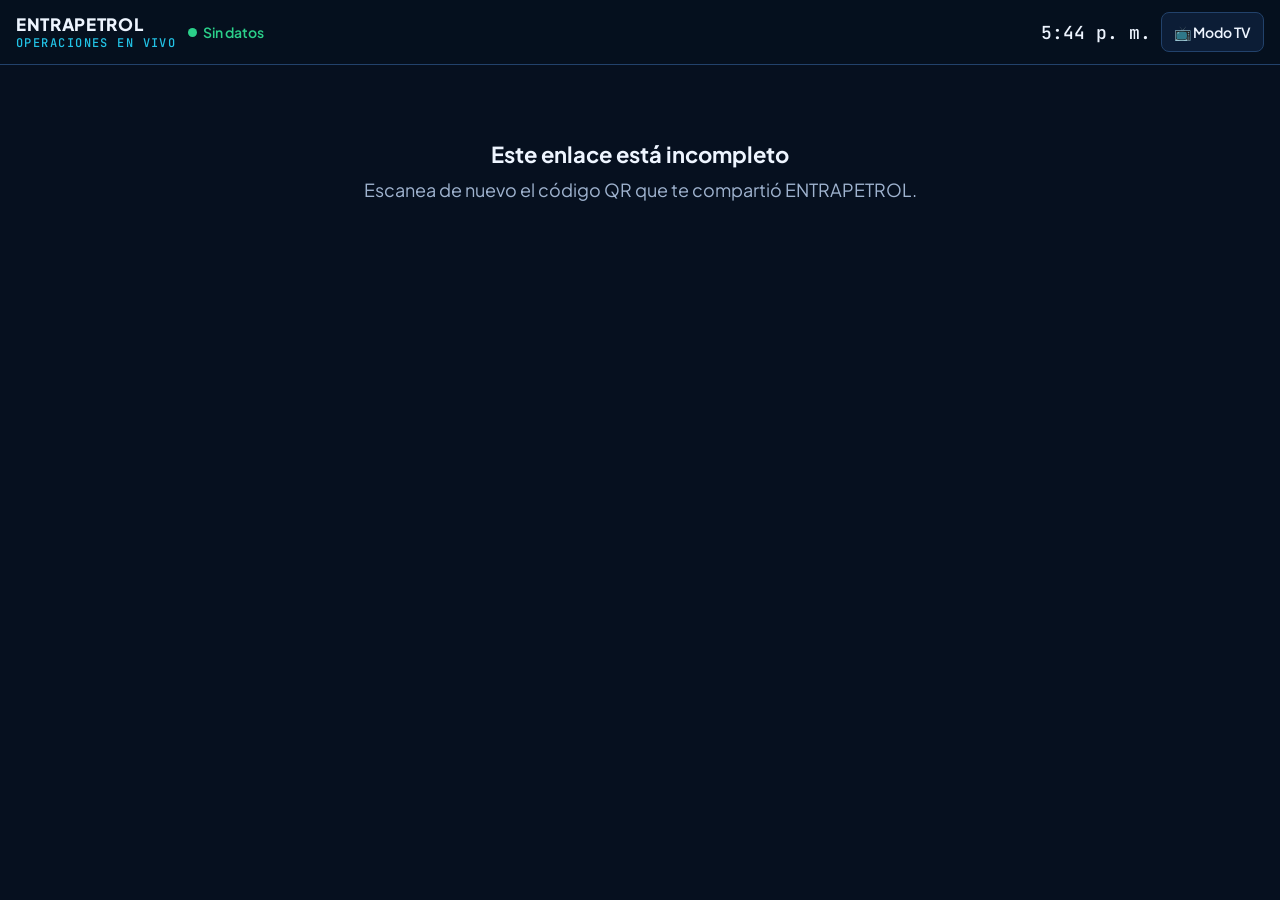
<file: envivo.html>
<!doctype html>
<html lang="es">
<head>
<meta charset="utf-8">
<meta name="viewport" content="width=device-width,initial-scale=1,viewport-fit=cover">
<meta name="theme-color" content="#06101F">
<meta name="robots" content="noindex,nofollow">
<title>Operaciones en vivo · ENTRAPETROL</title>
<link rel="preload" href="fuentes/plus-jakarta-sans-latin-400-normal.woff2" as="font" type="font/woff2" crossorigin>
<style>
/* envivo.html · 📺 En vivo para el cliente (modo aparte, 8-nov). Lo abre el cliente con el QR (celular) o en un televisor: SOLO los
   pedidos que el equipo marcó en el tablero (📺 En vivo), sin clave ni filtros, solo lectura. Datos: GET ?envivo=CÓDIGO (EnVivo.gs).
   Para quitar este modo: ver el encabezado de apps-script/EnVivo.gs. */
@font-face{font-family:'Plus Jakarta Sans';font-weight:400;font-display:swap;src:url(fuentes/plus-jakarta-sans-latin-400-normal.woff2) format('woff2')}
@font-face{font-family:'Plus Jakarta Sans';font-weight:600;font-display:swap;src:url(fuentes/plus-jakarta-sans-latin-600-normal.woff2) format('woff2')}
@font-face{font-family:'Plus Jakarta Sans';font-weight:700;font-display:swap;src:url(fuentes/plus-jakarta-sans-latin-700-normal.woff2) format('woff2')}
@font-face{font-family:'Plus Jakarta Sans';font-weight:800;font-display:swap;src:url(fuentes/plus-jakarta-sans-latin-800-normal.woff2) format('woff2')}
@font-face{font-family:'JetBrains Mono';font-weight:500;font-display:swap;src:url(fuentes/jetbrains-mono-latin-500-normal.woff2) format('woff2')}
:root{--bg:#06101F;--card:#0C1D36;--card2:#11284A;--line:#22426B;--ink:#EEF5FF;--muted:#9FB3CF;--cyan:#22C3E6;--green:#2BD08A;--amber:#F5B83D;--red:#FF8A9C;
  --expo:#38BDF8;--impo:#F59E0B;--nac:#34D399;--font:'Plus Jakarta Sans',system-ui,sans-serif;--mono:'JetBrains Mono',ui-monospace,monospace}
*{box-sizing:border-box}
html{color-scheme:dark}
body{margin:0;min-height:100vh;background:var(--bg);color:var(--ink);font:400 16px/1.45 var(--font);-webkit-font-smoothing:antialiased}
.num{font-family:var(--mono);font-variant-numeric:tabular-nums}
header{position:sticky;top:0;z-index:2;display:flex;align-items:center;gap:12px;flex-wrap:wrap;padding:12px 16px;padding-top:max(12px,env(safe-area-inset-top));background:rgba(6,16,31,.96);border-bottom:1px solid var(--line)}
.marca{font:800 17px var(--font);letter-spacing:.04em}
.marca small{display:block;font:500 12px var(--mono);letter-spacing:.12em;color:var(--cyan);text-transform:uppercase}
.vivo{display:inline-flex;align-items:center;gap:6px;font:600 14px var(--font);color:var(--green)}
.vivo i{width:9px;height:9px;border-radius:50%;background:var(--green)}
.vivo.viejo{color:var(--amber)} .vivo.viejo i{background:var(--amber)}
.der{margin-left:auto;display:flex;align-items:center;gap:10px}
.reloj{font:500 18px var(--mono)}
.b{min-height:40px;padding:0 12px;border:1px solid var(--line);background:var(--card);color:var(--ink);border-radius:8px;font:600 14px var(--font);cursor:pointer}
main{padding:14px 16px 28px;max-width:1800px;margin:0 auto}
.grid{display:grid;grid-template-columns:repeat(auto-fill,minmax(320px,1fr));gap:14px}
.card{background:var(--card);border:1px solid var(--line);border-radius:14px;padding:14px 16px;display:flex;flex-direction:column;gap:10px}
.cab{display:flex;align-items:flex-start;gap:10px}
.op{flex:none;font:700 12px var(--mono);letter-spacing:.06em;padding:4px 8px;border-radius:6px;color:#06101F}
.op.EXPO{background:var(--expo)} .op.IMPO{background:var(--impo)} .op.NACIONAL{background:var(--nac)}
.ref{font:700 18px/1.25 var(--font)}
.dest{color:var(--muted);font-size:14px}
.prueba{font:700 11px var(--mono);color:var(--amber);border:1px solid var(--amber);border-radius:4px;padding:1px 5px;margin-left:6px}
.ahora{display:flex;align-items:center;gap:10px;font:700 17px/1.3 var(--font);padding:10px 12px;border-radius:10px;background:var(--card2)}
.ahora .ic{font-size:26px;flex:none}
.ahora.cerrado{color:var(--green)} .ahora.gris{color:var(--muted)}
.ruta{display:flex;gap:4px}
.ruta div{flex:1;min-width:0}
.ruta i{display:block;height:8px;border-radius:4px;background:var(--line)}
.ruta .ok i{background:var(--cyan)} .ruta .ya i{background:linear-gradient(90deg,var(--cyan) 50%,var(--line) 50%)}
.ruta span{display:block;margin-top:4px;font-size:12px;color:var(--muted);white-space:nowrap;overflow:hidden;text-overflow:ellipsis}
.ruta .ok span,.ruta .ya span{color:var(--ink)}
.prox{font-size:15px}
.prox b{color:var(--cyan);font-weight:600}
.com{font-size:15px;color:var(--ink);border-left:3px solid var(--cyan);padding:2px 0 2px 10px}
.com small{display:block;color:var(--muted);font-size:13px}
.com.hecho{border-color:var(--green)}
.vacio,.error{text-align:center;color:var(--muted);padding:60px 20px;font-size:18px}
.error b{display:block;color:var(--ink);font-size:22px;margin-bottom:6px}
.pie{display:flex;justify-content:space-between;gap:10px;flex-wrap:wrap;color:var(--muted);font-size:13px;margin-top:16px}
.pag{font:500 14px var(--mono);color:var(--muted)}
.senal{display:none;background:#2A1F05;color:var(--amber);padding:8px 16px;font:600 14px var(--font)}
/* modo televisor: letra grande, sin barra de desplazamiento, rota por páginas */
/* estilo del cliente (?tema=cliente): blanco con el fucsia de Reckitt, los colores del tablero (estilos.css --accent). Por defecto: NETFLEET */
body.cliente{--bg:#f5f6f8;--card:#ffffff;--card2:#ffe9f3;--line:#e3e6eb;--ink:#1b1f27;--muted:#667085;--cyan:#ff007f;--green:#16a34a;--amber:#b45309}
html:has(body.cliente){color-scheme:light}
body.cliente header{background:rgba(255,255,255,.97)}
body.cliente .card{box-shadow:0 1px 3px rgba(16,24,40,.08)}
body.cliente .op{color:#fff} body.cliente .op.EXPO{background:#0ea5e9} body.cliente .op.IMPO{background:#f59e0b} body.cliente .op.NACIONAL{background:#10b981}
body.cliente .senal{background:#fff7ed}
body.tv{overflow:hidden;font-size:20px}
body.tv header{padding:16px 28px}
body.tv .marca{font-size:24px} body.tv .reloj{font-size:28px}
body.tv main{padding:20px 28px}
body.tv .grid{grid-template-columns:repeat(var(--cols,3),1fr);gap:20px}
body.tv .card{padding:18px 22px;gap:12px}
body.tv .ref{font-size:24px} body.tv .dest{font-size:18px}
body.tv .ahora{font-size:22px} body.tv .ahora .ic{font-size:34px}
body.tv .prox,body.tv .com{font-size:19px} body.tv .com small{font-size:16px}
body.tv .ruta i{height:11px} body.tv .ruta span{font-size:15px}
body.tv .solo-cel{display:none}
@media (prefers-reduced-motion:reduce){*{transition:none!important}}
</style>
</head>
<body>
<header>
  <div class="marca">ENTRAPETROL<small>Operaciones en vivo</small></div>
  <span class="vivo" id="vivo"><i></i><span id="vivoTxt">Conectando…</span></span>
  <div class="der"><span class="pag" id="pag"></span><span class="reloj num" id="reloj"></span>
    <button class="b solo-cel" id="bTv" title="Pantalla grande para televisor: rota los pedidos solo">📺 Modo TV</button>
    <button class="b" id="bFull" hidden title="Pantalla completa">⛶</button></div>
</header>
<div class="senal" id="senal">Sin conexión: se muestra lo último que se cargó. Se actualiza solo al volver la señal.</div>
<main id="main"><div class="vacio">Cargando…</div></main>

<script>
const API = 'https://script.google.com/macros/s/AKfycbz_st7NWwfY57QfMyTBLGxnufoIMgvlh3wKIwgi2PuzcrT409dFKI7iPsz3hOhUFKQ0/exec';
const qs = new URLSearchParams(location.search), CODIGO = (qs.get('c') || '').trim();
const $ = s => document.querySelector(s);
const esc = s => String(s ?? '').replace(/[&<>"]/g, c => ({'&':'&amp;','<':'&lt;','>':'&gt;','"':'&quot;'}[c]));
const DIAS = ['dom','lun','mar','mié','jue','vie','sáb'], MES = ['ene','feb','mar','abr','may','jun','jul','ago','sep','oct','nov','dic'];
const fd = iso => { const d = new Date(String(iso).slice(0, 10) + 'T12:00'); return isNaN(d) ? String(iso || '') : `${DIAS[d.getDay()]} ${d.getDate()} ${MES[d.getMonth()]}`; };
const hace = iso => { const m = Math.round((Date.now() - new Date(String(iso).length <= 16 ? iso + ':00-05:00' : iso)) / 6e4);
  return isNaN(m) ? '' : m < 1 ? 'ahora' : m < 60 ? `hace ${m} min` : m < 1440 ? `hace ${Math.floor(m / 60)} h` : `hace ${Math.floor(m / 1440)} d`; };
const ICONO = {camion: '🚛', grua: '🏗️', barco: '🚢'};
const guardado = () => { try { return JSON.parse(localStorage.getItem('envivo_' + CODIGO) || 'null'); } catch (e) { return null; } };
let D = guardado(), cargado = D ? D._t : 0, tv = qs.get('tv') === '1', pagina = 0;
if (qs.get('tema') === 'cliente') { document.body.classList.add('cliente'); document.querySelector('meta[name=theme-color]').content = '#ffffff'; }

async function cargar(){
  if (!CODIGO) return error('Este enlace está incompleto', 'Escanea de nuevo el código QR que te compartió ENTRAPETROL.');
  try {
    const j = await (await fetch(API + '?envivo=' + encodeURIComponent(CODIGO))).json();
    if (!j.ok) { try { localStorage.removeItem('envivo_' + CODIGO); } catch (e) {} D = null; return error('Este enlace ya no está activo', j.error || 'Pide uno nuevo a ENTRAPETROL.'); }
    D = j; cargado = D._t = Date.now(); try { localStorage.setItem('envivo_' + CODIGO, JSON.stringify(D)); } catch (e) {}
    $('#senal').style.display = 'none';
  } catch (e) { $('#senal').style.display = 'block'; }
  pintar();
}
function error(t, d){ $('#main').innerHTML = `<div class="error"><b>${esc(t)}</b>${esc(d)}</div>`; $('#vivoTxt').textContent = 'Sin datos'; }

function tarjeta(v){
  const P = v.paradas || [];
  return `<article class="card">
    <div class="cab"><span class="op ${esc(v.operacion)}">${esc(v.operacion === 'NACIONAL' ? 'NAC' : v.operacion)}</span>
      <div><div class="ref">${esc(v.ref)}${v.prueba ? '<span class="prueba">PRUEBA</span>' : ''}</div>
      <div class="dest">${esc([v.destino, v.contenedor].filter(Boolean).join(' · '))}</div></div></div>
    <div class="ahora ${esc(v.tono)}"><span class="ic">${v.situacion === 'Cerrado' ? '✅' : ICONO[v.icono] || '📦'}</span><span>${esc(v.ahora)}</span></div>
    ${P.length ? `<div class="ruta">${P.map((p, i) => `<div class="${p.hecho ? 'ok' : i === v.n ? 'ya' : ''}" title="${esc(p.lugar)}"><i></i><span>${esc(p.etapa)}</span></div>`).join('')}</div>` : ''}
    ${v.proximo && v.situacion !== 'Cerrado' && !String(v.ahora).toLowerCase().includes(String(v.proximo.que).toLowerCase()) ? `<div class="prox">Próximo: <b>${esc(v.proximo.que)}</b> · ${esc(fd(v.proximo.fecha))}${v.proximo.donde ? ' · ' + esc(v.proximo.donde) : ''}</div>` : ''}
    ${v.comentario ? `<div class="com${v.comentario.hecho ? ' hecho' : ''}">${v.comentario.hecho ? '✅ ' : ''}${esc(v.comentario.texto)}<small>${esc(hace(v.comentario.fecha))}</small></div>` : ''}
  </article>`;
}
function pintar(){
  if (!D) return;
  const L = D.viajes || [];
  const min = Math.round((Date.now() - cargado) / 6e4), viejo = min >= 10;
  $('#vivo').classList.toggle('viejo', viejo);
  $('#vivoTxt').textContent = viejo ? `Actualizado hace ${min} min` : 'En vivo';
  if (!L.length) { $('#main').innerHTML = '<div class="vacio">Por ahora no hay pedidos en seguimiento.<br>ENTRAPETROL los agrega desde la reunión.</div>'; $('#pag').textContent = ''; return; }
  let lista = L, pie = '';
  if (tv) {   // en el televisor: páginas que caben en la pantalla, rotan cada 15 s
    const cols = innerWidth >= 1700 ? 4 : innerWidth >= 1200 ? 3 : innerWidth >= 800 ? 2 : 1;
    document.body.style.setProperty('--cols', cols);
    // cuántas filas caben: se mide la tarjeta más alta de una fila de prueba (el texto cambia de alto según el pedido)
    $('#main').innerHTML = `<div class="grid">${L.slice(0, cols * 2).map(tarjeta).join('')}</div>`;
    const alto = Math.max(...[...document.querySelectorAll('.card')].map(c => c.offsetHeight)), libre = innerHeight - $('header').offsetHeight - 40;
    const filas = Math.max(1, Math.floor((libre + 20) / (alto + 20))), porPag = cols * filas;
    const pags = Math.ceil(L.length / porPag); pagina = pagina % pags;
    lista = L.slice(pagina * porPag, (pagina + 1) * porPag);
    $('#pag').textContent = pags > 1 ? `${pagina + 1}/${pags}` : '';
  } else { $('#pag').textContent = ''; pie = `<div class="pie"><span>${L.length} pedido${L.length === 1 ? '' : 's'} en seguimiento · datos de ${esc(D.hora || '')}</span><span>Se actualiza solo cada 2 minutos</span></div>`; }
  $('#main').innerHTML = `<div class="grid">${lista.map(tarjeta).join('')}</div>${pie}`;
}
function modoTv(on){ tv = on; document.body.classList.toggle('tv', tv); $('#bFull').hidden = !tv || !document.documentElement.requestFullscreen; pagina = 0; pintar(); }
$('#bTv').onclick = () => modoTv(true);
$('#bFull').onclick = () => document.documentElement.requestFullscreen && document.documentElement.requestFullscreen().catch(() => {});
const reloj = () => { $('#reloj').textContent = new Date().toLocaleTimeString('es-CO', {hour: 'numeric', minute: '2-digit', timeZone: 'America/Bogota'}); };
setInterval(reloj, 15000); reloj();
setInterval(() => { if (!document.hidden) cargar(); }, 120000);       // datos nuevos cada 2 minutos
setInterval(() => { if (tv) { pagina++; pintar(); } }, 15000);        // el televisor pasa de página
setInterval(() => { if (!tv) pintar(); }, 60000);                      // "hace X min" al día
addEventListener('online', cargar); addEventListener('resize', () => { if (tv) pintar(); });
document.addEventListener('visibilitychange', () => { if (!document.hidden) cargar(); });
if (tv) modoTv(true); else pintar();
cargar();
</script>
</body>
</html>
</file>
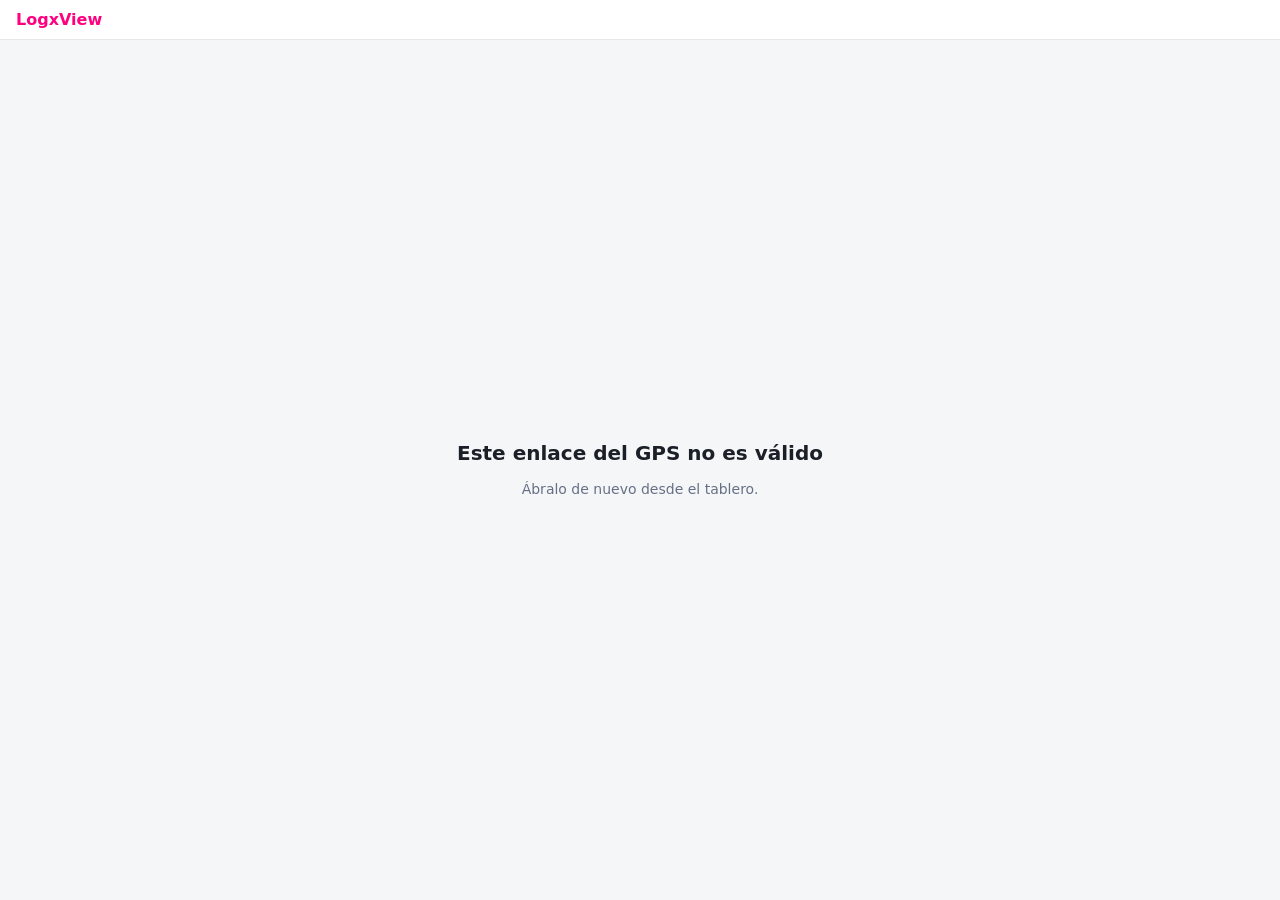
<file: gps.html>
<!doctype html>
<html lang="es">
<head>
<meta charset="utf-8">
<meta name="viewport" content="width=device-width, initial-scale=1">
<meta name="robots" content="noindex">
<title>GPS · LogxView</title>
<!-- gps.html · GPS de un vehículo con pantalla de carga (11-nov-2026)
     Pedido del usuario: al abrir el GPS "se ve una ventana blanca cargando por cierto tiempo... ¿es posible mostrar algo mientras
     se carga?". La página de Satrack no es nuestra y no se puede cambiar; esta página la muestra ADENTRO (iframe) y, mientras
     carga, deja a la vista de qué vehículo es y dónde lo ubicó el GPS. Siempre queda el botón "Abrir en Satrack" por si adentro no
     carga. Solo abre enlaces l.satrack.com: recibe el CÓDIGO del enlace, no una dirección, así que no sirve para abrir otra cosa.
     Los datos llegan después del # (no viajan al servidor): e = código del enlace, p = placa, d = dónde está (texto del tablero),
     la / lo = último punto leído, f = su hora.
     11-nov ("usa el modo satélite"): el mapa de Satrack no deja elegir la vista desde afuera, así que la página abre primero una
     vista de SATÉLITE propia (Google Maps) con el último punto que leyó el sistema (cada 10 minutos) y un botón para pasar al mapa
     en vivo de Satrack y volver. Sin punto, abre Satrack directo.
     No lleva datos de viajes ni claves. La abre lean.js (gpsDeViaje). -->
<style>
  :root{--marca:#ff007f;--texto:#1b1f27;--gris:#667085;--borde:#e5e7eb;--fondo:#f5f6f8}
  *{box-sizing:border-box}
  html,body{height:100%;margin:0;font-family:"Segoe UI",system-ui,Arial,sans-serif;color:var(--texto);background:var(--fondo)}
  body{display:flex;flex-direction:column}
  header{display:flex;align-items:center;gap:12px;padding:10px 16px;background:#fff;border-bottom:1px solid var(--borde);flex-wrap:wrap}
  header .marca{font-weight:800;color:var(--marca)}
  header .placa{font-weight:800;font-size:17px;border:1px solid var(--borde);border-radius:7px;padding:2px 9px}
  header .donde{color:var(--gris);font-size:14px;flex:1;min-width:140px}
  header a,header button{font-size:13px;font-weight:700;color:var(--texto);text-decoration:none;border:1px solid var(--borde);border-radius:8px;padding:7px 12px;background:#fff}
  header a:hover,header button:hover{border-color:var(--marca);color:var(--marca)}
  header button{cursor:pointer;font-family:inherit}
  header button.on{background:var(--marca);border-color:var(--marca);color:#fff}
  main{position:relative;flex:1;min-height:0}
  iframe{position:absolute;inset:0;width:100%;height:100%;border:0;background:#fff}
  #carga{position:absolute;inset:0;display:flex;flex-direction:column;align-items:center;justify-content:center;gap:14px;background:var(--fondo);text-align:center;padding:24px;transition:opacity .35s}
  #carga.fuera{opacity:0;pointer-events:none}
  .via{position:relative;width:240px;height:46px;overflow:hidden}
  .via:after{content:'';position:absolute;left:0;right:0;bottom:6px;height:2px;background:repeating-linear-gradient(90deg,var(--borde) 0 14px,transparent 14px 26px);animation:via 0.7s linear infinite}
  .camion{position:absolute;left:94px;bottom:8px;width:52px;height:22px;animation:bote 0.5s ease-in-out infinite alternate}
  .camion i{position:absolute;display:block}
  .camion .carga{left:1px;top:3px;width:31px;height:12px;background:var(--marca);border-radius:1px}
  .camion .chasis{left:1px;top:15px;width:50px;height:2px;background:var(--texto)}
  .camion .cabina{left:37px;top:5px;width:14px;height:11px;background:var(--texto);border-radius:2px 6px 1px 1px}
  .camion .ll{top:16px;width:5px;height:5px;border-radius:50%;background:var(--texto)}
  @keyframes via{to{transform:translateX(-26px)}}
  @keyframes bote{to{transform:translateY(-1.5px)}}
  #carga h1{font-size:20px;margin:0}
  #carga p{margin:0;color:var(--gris);font-size:14px;max-width:420px;line-height:1.5}
  #carga .tarda{display:none}
  #carga.lento .tarda{display:block}
  @media (prefers-reduced-motion:reduce){.via:after,.camion{animation:none}}
</style>
</head>
<body>
<header>
  <span class="marca">LogxView</span>
  <span class="placa" id="placa" hidden></span>
  <span class="donde" id="donde"></span>
  <button type="button" id="bSat" hidden>Satélite</button>
  <button type="button" id="bVivo" hidden>En vivo (Satrack)</button>
  <a id="abrir" target="_blank" rel="noopener" hidden>Abrir en Satrack ↗</a>
</header>
<main>
  <iframe id="mapa" title="Mapa del GPS" referrerpolicy="no-referrer" hidden></iframe>
  <div id="carga">
    <div class="via"><div class="camion"><i class="carga"></i><i class="chasis"></i><i class="cabina"></i><i class="ll" style="left:3px"></i><i class="ll" style="left:9px"></i><i class="ll" style="left:27px"></i><i class="ll" style="left:44px"></i></div></div>
    <h1 id="titulo">Cargando el GPS…</h1>
    <p id="detalle"></p>
    <p class="tarda">Está tardando más de lo normal. Puede abrirlo directamente con el botón <b>Abrir en Satrack</b>, arriba a la derecha.</p>
  </div>
</main>
<script>
(function () {
  var P = new URLSearchParams(location.hash.replace(/^#/, ''));
  var codigo = (P.get('e') || '').trim(), placa = (P.get('p') || '').toUpperCase().replace(/[^A-Z0-9]/g, '').slice(0, 8), donde = (P.get('d') || '').slice(0, 120);
  var $ = function (id) { return document.getElementById(id); }, carga = $('carga');
  if (placa) { $('placa').textContent = placa; $('placa').hidden = false; document.title = 'GPS · ' + placa + ' · LogxView'; $('titulo').textContent = 'Cargando el GPS de ' + placa + '…'; }
  $('donde').textContent = donde;
  $('detalle').textContent = donde ? 'Último dato en el tablero: ' + donde + '.' : '';
  // solo códigos de enlaces de Satrack y coordenadas de Colombia: nada más se abre desde aquí
  var la = Number(P.get('la')), lo = Number(P.get('lo')), hayPunto = !!P.get('la') && !!P.get('lo') && la > -5 && la < 14 && lo > -82 && lo < -66;
  var hayCodigo = /^[A-Za-z0-9]{3,12}$/.test(codigo);
  if (!hayCodigo && !hayPunto) { $('titulo').textContent = 'Este enlace del GPS no es válido'; $('detalle').textContent = 'Ábralo de nuevo desde el tablero.'; document.querySelector('.via').style.display = 'none'; return; }
  var satrack = hayCodigo ? 'https://l.satrack.com/' + codigo : '', satelite = hayPunto ? 'https://www.google.com/maps/embed?origin=mfe&pb=!1m4!2m1!1s' + la.toFixed(6) + ',' + lo.toFixed(6) + '!5e1!6i21'   /* 5e1 = satélite, 6i21 = acercamiento, el máximo (escala de Google: 1 = el mundo, 21 = lo más cerca). Fue 17, luego 19; el usuario pidió más cerca ("el de Reckitt se ve muy lejos") */ : '';
  var hora = ''; try { var fe = new Date(P.get('f') || ''); if (!isNaN(fe)) hora = fe.toLocaleTimeString('es-CO', { timeZone: 'America/Bogota', hour: 'numeric', minute: '2-digit' }); } catch (x) {}
  var f = $('mapa'), t0 = 0, lento = 0;
  if (hayCodigo) { $('abrir').href = satrack; $('abrir').hidden = false; }
  else { $('abrir').href = 'https://www.google.com/maps?q=' + la.toFixed(6) + ',' + lo.toFixed(6) + '&t=k'; $('abrir').textContent = 'Abrir en Google Maps ↗'; $('abrir').hidden = false; }
  f.addEventListener('load', function () { setTimeout(function () { carga.classList.add('fuera'); }, Math.max(0, 1200 - (Date.now() - t0))); });
  function ver(que) {
    var sat = que === 'sat';
    $('bSat').classList.toggle('on', sat); $('bVivo').classList.toggle('on', !sat);
    carga.classList.remove('fuera', 'lento'); t0 = Date.now(); clearTimeout(lento);
    $('titulo').textContent = (sat ? 'Cargando la vista de satélite' : 'Cargando el GPS en vivo') + (placa ? ' de ' + placa : '') + '…';
    $('detalle').textContent = sat ? 'Último punto que leyó el sistema' + (hora ? ' (' + hora + ')' : '') + '. El sistema lee el GPS cada 10 minutos; para verlo moverse use "En vivo (Satrack)".' : (donde ? 'Último dato en el tablero: ' + donde + '.' : '');
    f.hidden = false; f.src = sat ? satelite : satrack;
    lento = setTimeout(function () { carga.classList.add('lento'); }, 12000);
  }
  if (hayPunto && hayCodigo) { $('bSat').hidden = false; $('bVivo').hidden = false; $('bSat').onclick = function () { ver('sat'); }; $('bVivo').onclick = function () { ver('vivo'); }; }
  ver(hayPunto ? 'sat' : 'vivo');
})();
</script>
</body>
</html>
</file>
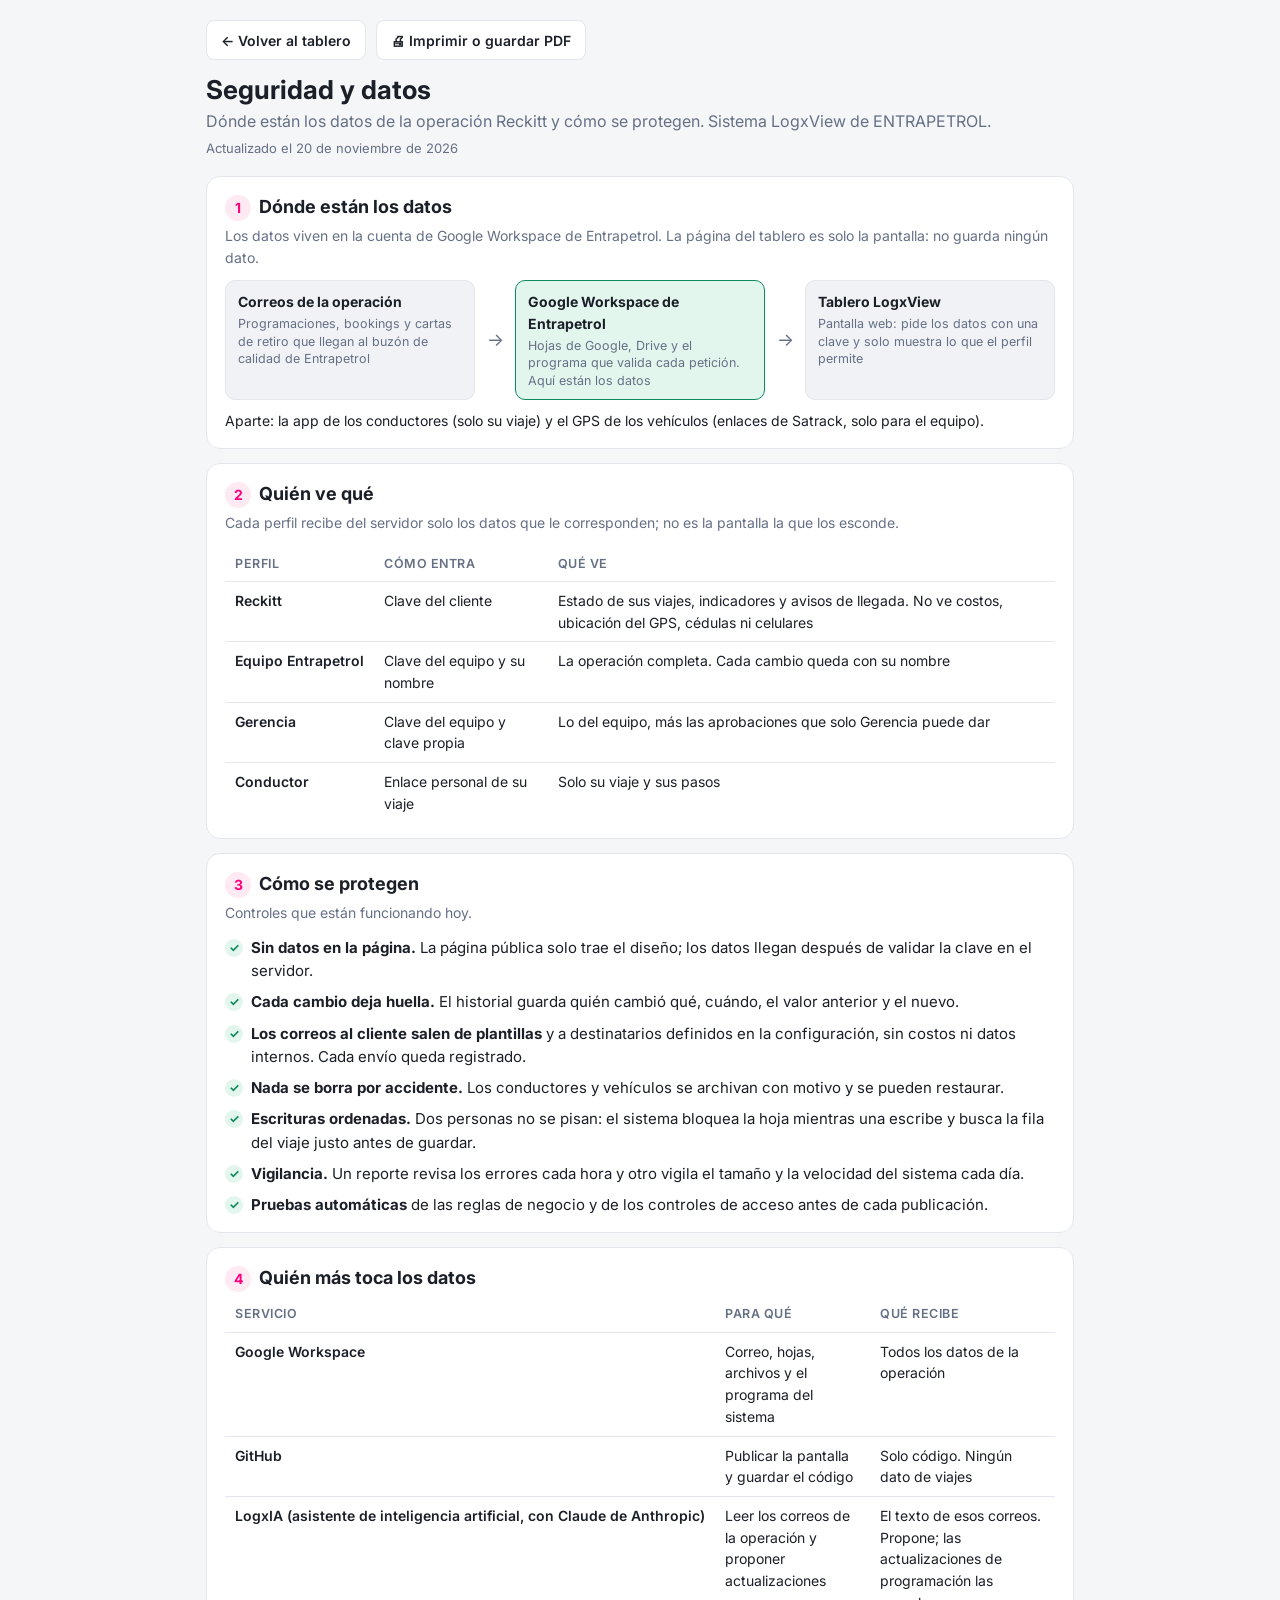
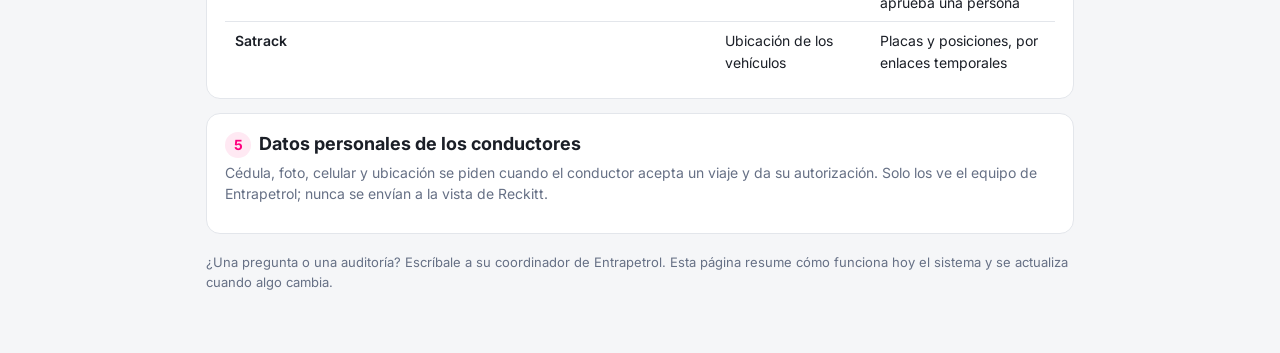
<file: seguridad.html>
<!doctype html>
<html lang="es">
<head>
<meta charset="utf-8">
<meta name="viewport" content="width=device-width,initial-scale=1">
<meta name="robots" content="noindex,nofollow">
<title>Seguridad y datos · LogxView</title>
<link href="https://fonts.googleapis.com/css2?family=Inter:wght@400;500;600;700&display=swap" rel="stylesheet">
<style>
/* seguridad.html · ℹ️ Seguridad y datos (20-nov-2026). Página informativa para el cliente y el equipo: dónde están los datos de la operación y cómo se protegen.
   Es texto fijo, sin datos de viajes y sin clave. Solo dice lo que es cierto HOY; los puntos por mejorar viven en docs/SEGURIDAD-AUDITORIA.md (privado).
   Al cambiar el sistema, actualizar esta página y esa fecha. Se publica tal cual (generar_publico.py la copia). */
:root{--bg:#f5f6f8;--surface:#fff;--surface-2:#f0f2f5;--border:#e3e6eb;--text:#1b1f27;--muted:#667085;--accent:#ff007f;--accent-soft:#ffe9f3;--ok:#0f8a5f;--ok-soft:#e3f6ee}
@media (prefers-color-scheme:dark){:root:not([data-theme="light"]){--bg:#0f1115;--surface:#171a21;--surface-2:#1f232c;--border:#2a2f3a;--text:#e8eaef;--muted:#98a2b3;--accent:#ff4fa3;--accent-soft:#3a1529;--ok:#2bd08a;--ok-soft:#10281f}}
:root[data-theme="dark"]{--bg:#0f1115;--surface:#171a21;--surface-2:#1f232c;--border:#2a2f3a;--text:#e8eaef;--muted:#98a2b3;--accent:#ff4fa3;--accent-soft:#3a1529;--ok:#2bd08a;--ok-soft:#10281f}
*{box-sizing:border-box}
body{margin:0;background:var(--bg);color:var(--text);font:400 16px/1.55 Inter,system-ui,-apple-system,"Segoe UI",sans-serif;-webkit-font-smoothing:antialiased}
main{max-width:900px;margin:0 auto;padding:20px 16px 48px}
.arriba{display:flex;gap:10px;flex-wrap:wrap;align-items:center;margin-bottom:14px}
.btn{display:inline-flex;align-items:center;min-height:40px;padding:0 14px;border:1px solid var(--border);background:var(--surface);color:var(--text);border-radius:8px;font:600 14px Inter,system-ui,sans-serif;text-decoration:none;cursor:pointer}
.btn:hover{border-color:var(--accent)}
h1{margin:6px 0 4px;font-size:26px;line-height:1.2}
.lema{margin:0 0 4px;color:var(--muted)}
.fecha{margin:0 0 18px;color:var(--muted);font-size:13px}
section{background:var(--surface);border:1px solid var(--border);border-radius:14px;padding:16px 18px;margin:0 0 14px}
h2{margin:0 0 4px;font-size:18px}
h2 .n{display:inline-grid;place-items:center;width:26px;height:26px;margin-right:8px;border-radius:50%;background:var(--accent-soft);color:var(--accent);font-size:14px}
.sub{margin:0 0 12px;color:var(--muted);font-size:14px}
.flujo{display:grid;grid-template-columns:1fr 28px 1fr 28px 1fr;gap:6px;align-items:stretch}
.caja{border:1px solid var(--border);background:var(--surface-2);border-radius:10px;padding:10px 12px;font-size:14px}
.caja b{display:block;margin-bottom:2px}
.caja small{display:block;color:var(--muted);font-size:12.5px;line-height:1.4}
.caja.dato{border-color:var(--ok);background:var(--ok-soft)}
.flecha{display:grid;place-items:center;color:var(--muted);font-size:18px}
.nota-flujo{margin:10px 0 0;font-size:14px}
table{width:100%;border-collapse:collapse;font-size:14px}
th,td{text-align:left;vertical-align:top;padding:8px 10px;border-bottom:1px solid var(--border)}
th{color:var(--muted);font-weight:600;font-size:12.5px;text-transform:uppercase;letter-spacing:.04em}
tr:last-child td{border-bottom:0}
td:first-child{font-weight:600;white-space:nowrap}
ul.v{list-style:none;padding:0;margin:0;display:grid;gap:8px}
ul.v li{position:relative;padding-left:26px;font-size:15px}
ul.v li:before{content:"✓";position:absolute;left:0;top:0;width:18px;height:18px;border-radius:50%;background:var(--ok-soft);color:var(--ok);font-size:12px;font-weight:700;display:grid;place-items:center;margin-top:3px}
.pie{margin-top:18px;color:var(--muted);font-size:13px}
@media (max-width:640px){
  .flujo{grid-template-columns:1fr}.flecha{transform:rotate(90deg);height:18px}
  td:first-child{white-space:normal}
  table,thead,tbody,tr,th,td{display:block}thead{display:none}
  tr{padding:8px 0;border-bottom:1px solid var(--border)}tr:last-child{border-bottom:0}td{border:0;padding:2px 0}
}
@media print{
  body{background:#fff;color:#000;font-size:12px}.arriba{display:none}main{padding:0}
  section{break-inside:avoid;border-color:#bbb;border-radius:6px;padding:10px 12px;margin-bottom:8px}
  .btn{display:none}
}
</style>
</head>
<body>
<main>
  <div class="arriba">
    <a class="btn" href="index.html" id="volver">← Volver al tablero</a>
    <button class="btn" type="button" onclick="window.print()" title="Imprimir o guardar como PDF">🖨 Imprimir o guardar PDF</button>
  </div>

  <h1>Seguridad y datos</h1>
  <p class="lema">Dónde están los datos de la operación Reckitt y cómo se protegen. Sistema LogxView de ENTRAPETROL.</p>
  <p class="fecha">Actualizado el 20 de noviembre de 2026</p>

  <section>
    <h2><span class="n">1</span>Dónde están los datos</h2>
    <p class="sub">Los datos viven en la cuenta de Google Workspace de Entrapetrol. La página del tablero es solo la pantalla: no guarda ningún dato.</p>
    <div class="flujo">
      <div class="caja"><b>Correos de la operación</b><small>Programaciones, bookings y cartas de retiro que llegan al buzón de calidad de Entrapetrol</small></div>
      <div class="flecha">→</div>
      <div class="caja dato"><b>Google Workspace de Entrapetrol</b><small>Hojas de Google, Drive y el programa que valida cada petición. Aquí están los datos</small></div>
      <div class="flecha">→</div>
      <div class="caja"><b>Tablero LogxView</b><small>Pantalla web: pide los datos con una clave y solo muestra lo que el perfil permite</small></div>
    </div>
    <p class="nota-flujo">Aparte: la app de los conductores (solo su viaje) y el GPS de los vehículos (enlaces de Satrack, solo para el equipo).</p>
  </section>

  <section>
    <h2><span class="n">2</span>Quién ve qué</h2>
    <p class="sub">Cada perfil recibe del servidor solo los datos que le corresponden; no es la pantalla la que los esconde.</p>
    <table>
      <thead><tr><th>Perfil</th><th>Cómo entra</th><th>Qué ve</th></tr></thead>
      <tbody>
        <tr><td>Reckitt</td><td>Clave del cliente</td><td>Estado de sus viajes, indicadores y avisos de llegada. No ve costos, ubicación del GPS, cédulas ni celulares</td></tr>
        <tr><td>Equipo Entrapetrol</td><td>Clave del equipo y su nombre</td><td>La operación completa. Cada cambio queda con su nombre</td></tr>
        <tr><td>Gerencia</td><td>Clave del equipo y clave propia</td><td>Lo del equipo, más las aprobaciones que solo Gerencia puede dar</td></tr>
        <tr><td>Conductor</td><td>Enlace personal de su viaje</td><td>Solo su viaje y sus pasos</td></tr>
      </tbody>
    </table>
  </section>

  <section>
    <h2><span class="n">3</span>Cómo se protegen</h2>
    <p class="sub">Controles que están funcionando hoy.</p>
    <ul class="v">
      <li><b>Sin datos en la página.</b> La página pública solo trae el diseño; los datos llegan después de validar la clave en el servidor.</li>
      <li><b>Cada cambio deja huella.</b> El historial guarda quién cambió qué, cuándo, el valor anterior y el nuevo.</li>
      <li><b>Los correos al cliente salen de plantillas</b> y a destinatarios definidos en la configuración, sin costos ni datos internos. Cada envío queda registrado.</li>
      <li><b>Nada se borra por accidente.</b> Los conductores y vehículos se archivan con motivo y se pueden restaurar.</li>
      <li><b>Escrituras ordenadas.</b> Dos personas no se pisan: el sistema bloquea la hoja mientras una escribe y busca la fila del viaje justo antes de guardar.</li>
      <li><b>Vigilancia.</b> Un reporte revisa los errores cada hora y otro vigila el tamaño y la velocidad del sistema cada día.</li>
      <li><b>Pruebas automáticas</b> de las reglas de negocio y de los controles de acceso antes de cada publicación.</li>
    </ul>
  </section>

  <section>
    <h2><span class="n">4</span>Quién más toca los datos</h2>
    <table>
      <thead><tr><th>Servicio</th><th>Para qué</th><th>Qué recibe</th></tr></thead>
      <tbody>
        <tr><td>Google Workspace</td><td>Correo, hojas, archivos y el programa del sistema</td><td>Todos los datos de la operación</td></tr>
        <tr><td>GitHub</td><td>Publicar la pantalla y guardar el código</td><td>Solo código. Ningún dato de viajes</td></tr>
        <tr><td>LogxIA (asistente de inteligencia artificial, con Claude de Anthropic)</td><td>Leer los correos de la operación y proponer actualizaciones</td><td>El texto de esos correos. Propone; las actualizaciones de programación las aprueba una persona</td></tr>
        <tr><td>Satrack</td><td>Ubicación de los vehículos</td><td>Placas y posiciones, por enlaces temporales</td></tr>
      </tbody>
    </table>
  </section>

  <section>
    <h2><span class="n">5</span>Datos personales de los conductores</h2>
    <p class="sub">Cédula, foto, celular y ubicación se piden cuando el conductor acepta un viaje y da su autorización. Solo los ve el equipo de Entrapetrol; nunca se envían a la vista de Reckitt.</p>
  </section>

  <p class="pie">¿Una pregunta o una auditoría? Escríbale a su coordinador de Entrapetrol. Esta página resume cómo funciona hoy el sistema y se actualiza cuando algo cambia.</p>
</main>
<script>
try { const t = localStorage.getItem('rkt-tema'); if (t === 'dark' || t === 'light') document.documentElement.dataset.theme = t; } catch (e) {}
</script>
</body>
</html>
</file>
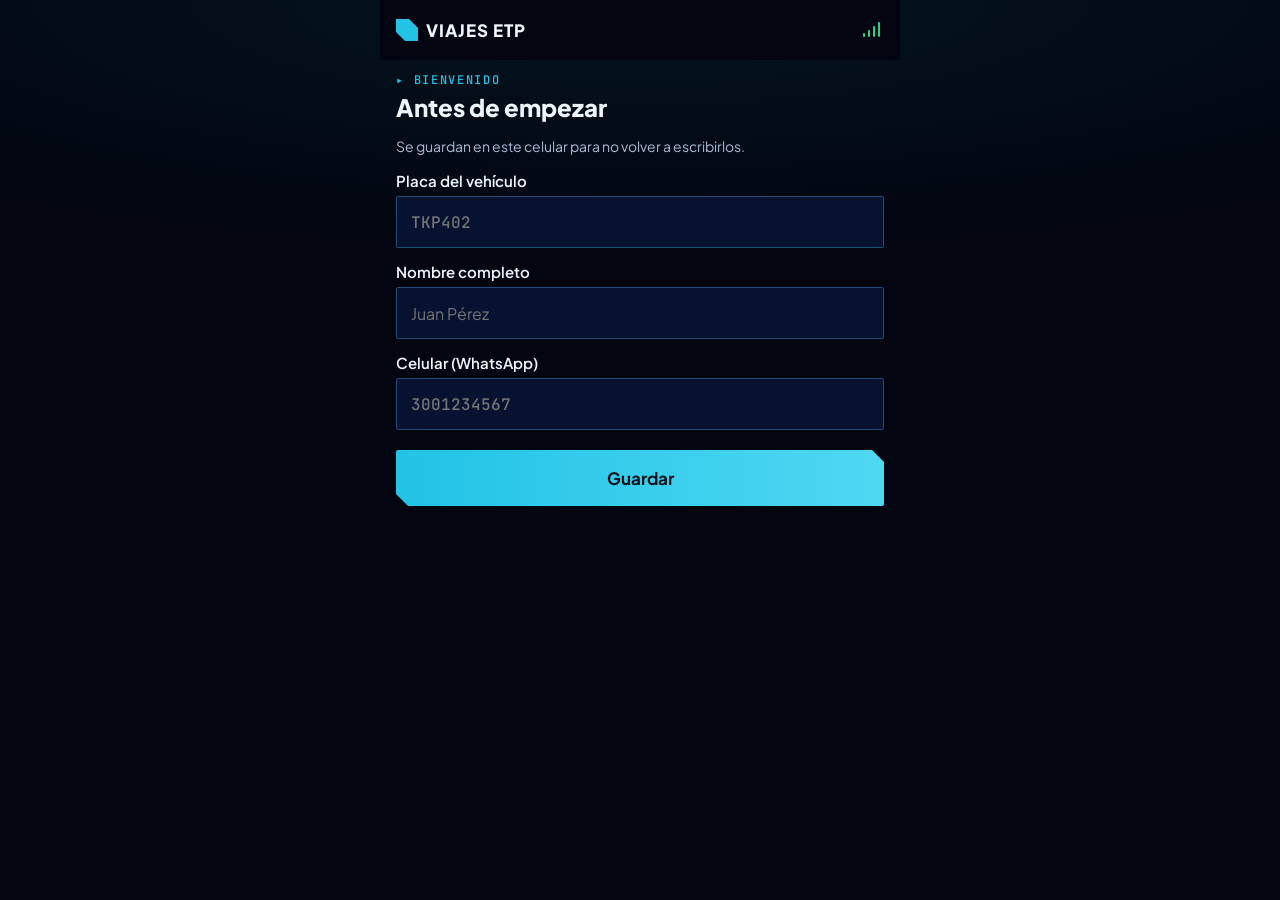
<file: turnos.html>
<!doctype html>
<html lang="es">
<head>
<meta charset="utf-8">
<meta name="viewport" content="width=device-width,initial-scale=1,viewport-fit=cover">
<title>Viajes ETP</title>
<meta name="theme-color" content="#02050F">
<link rel="manifest" href="turnos.webmanifest">
<link rel="icon" href="turnos-icono.svg" type="image/svg+xml">
<link rel="apple-touch-icon" href="turnos-icono.svg">
<link rel="preload" href="fuentes/plus-jakarta-sans-latin-400-normal.woff2" as="font" type="font/woff2" crossorigin>
<link rel="preload" href="fuentes/jetbrains-mono-latin-500-normal.woff2" as="font" type="font/woff2" crossorigin>
<link rel="stylesheet" href="conductores.css">
</head>
<body>
<svg width="0" height="0" style="position:absolute" aria-hidden="true">
  <symbol id="i-carga" viewBox="0 0 24 24" fill="none" stroke="currentColor" stroke-width="2" stroke-linecap="round" stroke-linejoin="round"><path d="M3 7h11v9H3zM14 10h4l3 3v3h-7"/><circle cx="7" cy="18" r="1.8"/><circle cx="17" cy="18" r="1.8"/></symbol>
  <symbol id="i-viajes" viewBox="0 0 24 24" fill="none" stroke="currentColor" stroke-width="2" stroke-linecap="round" stroke-linejoin="round"><path d="M6 19a3 3 0 1 0 0-6 3 3 0 0 0 0 6zM18 11a3 3 0 1 0 0-6 3 3 0 0 0 0 6zM9 16h6a3 3 0 0 0 0-6H9"/></symbol>
  <symbol id="i-perfil" viewBox="0 0 24 24" fill="none" stroke="currentColor" stroke-width="2" stroke-linecap="round" stroke-linejoin="round"><circle cx="12" cy="8" r="4"/><path d="M4 21c1.5-4 4.5-6 8-6s6.5 2 8 6"/></symbol>
  <symbol id="i-sinsenal" viewBox="0 0 24 24" fill="none" stroke="currentColor" stroke-width="2" stroke-linecap="round" stroke-linejoin="round"><path d="M2 8.5a15 15 0 0 1 6-3.2M22 8.5a15 15 0 0 0-9-3.4M5 12a10 10 0 0 1 4-2.3M19 12a10 10 0 0 0-2.4-1.6M8.5 15.5a5 5 0 0 1 5.5-.8M12 19h.01M3 3l18 18"/></symbol>
  <symbol id="i-senal" viewBox="0 0 24 24" fill="none" stroke="currentColor" stroke-width="2" stroke-linecap="round"><path d="M4 18v-2M9 18v-5M14 18V9M19 18V5"/></symbol>
  <symbol id="i-reloj" viewBox="0 0 24 24" fill="none" stroke="currentColor" stroke-width="2" stroke-linecap="round"><circle cx="12" cy="12" r="9"/><path d="M12 7v5l3 2"/></symbol>
  <symbol id="i-ok" viewBox="0 0 24 24" fill="none" stroke="currentColor" stroke-width="2.6" stroke-linecap="round" stroke-linejoin="round"><path d="M5 12.5l4.5 4.5L19 7.5"/></symbol>
  <symbol id="i-nuevo" viewBox="0 0 24 24" fill="none" stroke="currentColor" stroke-width="2" stroke-linecap="round" stroke-linejoin="round"><path d="M12 3l2.6 5.6 6.1.6-4.6 4.1 1.3 6-5.4-3.1-5.4 3.1 1.3-6-4.6-4.1 6.1-.6z"/></symbol>
  <symbol id="i-gente" viewBox="0 0 24 24" fill="none" stroke="currentColor" stroke-width="2" stroke-linecap="round" stroke-linejoin="round"><circle cx="9" cy="8" r="3.5"/><path d="M2.5 20c1-3.5 3.5-5.5 6.5-5.5s5.5 2 6.5 5.5M16 4.5a3.5 3.5 0 0 1 0 7M18 14.5c2 .6 3.2 2.5 3.8 5.5"/></symbol>
  <symbol id="i-whats" viewBox="0 0 24 24" fill="none" stroke="currentColor" stroke-width="2" stroke-linecap="round" stroke-linejoin="round"><path d="M4 20l1.2-3.6A8 8 0 1 1 8 19z"/></symbol>
  <symbol id="i-candado" viewBox="0 0 24 24" fill="none" stroke="currentColor" stroke-width="2" stroke-linecap="round" stroke-linejoin="round"><rect x="5" y="11" width="14" height="10" rx="1"/><path d="M8 11V8a4 4 0 0 1 8 0v3"/></symbol>
  <symbol id="i-cel" viewBox="0 0 24 24" fill="none" stroke="currentColor" stroke-width="2" stroke-linecap="round" stroke-linejoin="round"><rect x="7" y="2.5" width="10" height="19" rx="1.5"/><path d="M11 18h2"/></symbol>
</svg>

<div class="app">
  <header class="top">
    <div class="marca"><i></i>VIAJES ETP</div>
    <div class="der"><span class="placa hidden" id="placaTop"></span><svg class="icono" id="icoSenal" style="color:var(--green)" aria-label="Con señal"><use href="#i-senal"/></svg></div>
  </header>
  <div class="senal hidden" id="sinSenal" role="status"><svg class="icono"><use href="#i-sinsenal"/></svg><span id="sinSenalTxt">Sin señal · se muestra lo último que cargaste</span></div>

  <main class="cuerpo">
    <!-- primera vez: datos del conductor (se guardan en este celular) -->
    <section id="registro" class="hidden">
      <div class="eyebrow">Bienvenido</div>
      <h1>Antes de empezar</h1>
      <p class="sec">Se guardan en este celular para no volver a escribirlos.</p>
      <label for="rPlaca">Placa del vehículo</label><input id="rPlaca" class="num" autocapitalize="characters" placeholder="TKP402">
      <label for="rNombre">Nombre completo</label><input id="rNombre" autocomplete="name" placeholder="Juan Pérez">
      <label for="rTel">Celular (WhatsApp)</label><input id="rTel" class="num" inputmode="tel" autocomplete="tel" placeholder="3001234567">
      <div style="margin-top:20px"><button class="btn brilla" id="rGuardar">Guardar</button></div>
    </section>

    <!-- CARGAS: viajes sin vehículo para enturnarse y "estoy disponible" -->
    <section id="tCargas" class="hidden">
      <div class="eyebrow">Carga disponible</div>
      <h1>Cargas para ti</h1>
      <p class="sec" id="actualizado"></p>
      <div class="lista" id="viajes" style="margin-top:12px"></div>
      <h2>¿Estás libre sin un viaje en particular?</h2>
      <div class="hud"><div class="in">
        <label for="dDesde" style="margin-top:0">Disponible desde</label><input id="dDesde" type="date" class="num">
        <label for="dCiudad">Ciudad donde estás</label><input id="dCiudad" placeholder="Buenaventura">
        <div style="margin-top:14px"><button class="btn-2" id="dEnviar">Estoy disponible</button></div>
      </div></div>
    </section>

    <!-- MIS VIAJES: asignados y mis turnos -->
    <section id="tMios" class="hidden">
      <div class="eyebrow">Mis viajes</div>
      <h1>Tus viajes</h1>
      <div class="lista" id="misViajes" style="margin-top:12px"></div>
      <div id="bloqueOfertas" class="hidden"><h2>Mis ofertas</h2><div class="lista" id="misOfertas"></div></div>
      <h2>Mis turnos</h2>
      <div class="lista" id="mios"></div>
    </section>

    <!-- PERFIL: datos, instalar la app y ayuda -->
    <section id="tPerfil" class="hidden">
      <div class="eyebrow">Perfil</div>
      <h1 id="perfilNombre">Tus datos</h1>
      <p class="num" id="perfilDatos" style="color:var(--muted);margin:0"></p>
      <div style="margin-top:18px" class="lista">
        <button class="btn-2 hidden" id="instalar"><svg class="icono"><use href="#i-cel"/></svg>Instalar la app en este celular</button>
        <div id="guiaInstalar" class="hud hidden"><div class="in"></div></div>
        <a id="ayuda" class="btn-2 hidden" target="_blank" rel="noopener"><svg class="icono"><use href="#i-whats"/></svg>Escribir a operaciones</a>
        <button class="btn-2" id="cambiar">Cambiar placa o datos</button>
      </div>
    </section>
  </main>

  <nav class="nav hidden" id="nav" aria-label="Secciones">
    <button data-tab="tCargas" class="on"><svg class="icono"><use href="#i-carga"/></svg>Cargas</button>
    <button data-tab="tMios"><svg class="icono"><use href="#i-viajes"/></svg>Mis viajes</button>
    <button data-tab="tPerfil"><svg class="icono"><use href="#i-perfil"/></svg>Perfil</button>
  </nav>
</div>

<!-- detalle de un viaje disponible: hoja inferior con una sola acción principal -->
<div class="velo hidden" id="velo"></div>
<div class="hoja" id="hoja" role="dialog" aria-modal="true" aria-labelledby="hojaTitulo"></div>
<div class="msg" id="msg" role="status"></div>

<script>
// App de conductores "Viajes ETP": mis viajes (asignados), viajes disponibles para enturnarse y disponibilidad. Los datos los sirve
// el Apps Script (Conductores.gs: app=turnos): solo viajes sin vehículo de los próximos días, con fechas y lugares; nunca cliente,
// booking, contenedor ni tarifa. Estilo: conductores.css (guía DISENO-APP-CONDUCTORES.md, 7-nov).
const API = 'https://script.google.com/macros/s/AKfycbz_st7NWwfY57QfMyTBLGxnufoIMgvlh3wKIwgi2PuzcrT409dFKI7iPsz3hOhUFKQ0/exec';
const $ = s => document.querySelector(s);
const esc = s => String(s ?? '').replace(/[&<>"]/g, c => ({'&':'&amp;','<':'&lt;','>':'&gt;','"':'&quot;'}[c]));
const guardado = k => { try { return JSON.parse(localStorage.getItem(k) || 'null'); } catch(e){ return null; } };
const guardar = (k, v) => { try { localStorage.setItem(k, JSON.stringify(v)); } catch(e){} };
const DIAS = ['dom','lun','mar','mié','jue','vie','sáb'], MES = ['ene','feb','mar','abr','may','jun','jul','ago','sep','oct','nov','dic'];
// fecha "AAAA-MM-DD" o "AAAA-MM-DD HH:mm" (la de los viajes nacionales trae la hora): "mié 11 nov" (· 10:00)
const fd = iso => { const t = String(iso || ''), d = new Date(t.slice(0, 10) + 'T12:00'); if (isNaN(d)) return t;
  const h = (t.match(/[ T](\d{1,2}:\d{2})/) || [])[1]; return `${DIAS[d.getDay()]} ${d.getDate()} ${MES[d.getMonth()]}${h ? ' · ' + h : ''}`; };
const ico = (id, s) => `<svg class="icono${s ? ' s' : ''}"><use href="#${id}"/></svg>`;
const aviso = t => { const m = $('#msg'); m.textContent = t; m.classList.add('ver'); clearTimeout(aviso.t); aviso.t = setTimeout(() => m.classList.remove('ver'), 3500); };
let yo = guardado('etp-conductor'), datos = null, sinRed = false;
// enlace que manda operaciones: turnos.html?t=CÓDIGO del viaje (con él la app reconoce al conductor y abre su viaje)
// el código se guarda: al abrir la app instalada (sin el enlace) sigue mostrando sus viajes
const codigo = new URLSearchParams(location.search).get('t') || guardado('etp-codigo') || '';
if (codigo) guardar('etp-codigo', codigo);
// celular de prueba del equipo: ve también los viajes de prueba en Disponibles
if (new URLSearchParams(location.search).get('prueba') === '1') guardar('etp-prueba', '1');
const prueba = guardado('etp-prueba') === '1';

// ---------- señal: franja ámbar visible cuando no hay conexión ----------
function pintarSenal(){
  const sin = !navigator.onLine || sinRed;
  $('#sinSenal').classList.toggle('hidden', !sin);
  const i = $('#icoSenal'); i.innerHTML = `<use href="#${sin ? 'i-sinsenal' : 'i-senal'}"/>`; i.style.color = sin ? 'var(--amber)' : 'var(--green)';
  i.setAttribute('aria-label', sin ? 'Sin señal' : 'Con señal');
}
addEventListener('online', () => { sinRed = false; pintarSenal(); if (yo || codigo) cargar(); });
addEventListener('offline', pintarSenal);

// ---------- pestañas (barra inferior) ----------
let tab = 'tCargas';
function verTab(t){ tab = t; ['tCargas', 'tMios', 'tPerfil'].forEach(x => $('#' + x).classList.toggle('hidden', x !== t));
  document.querySelectorAll('#nav button').forEach(b => b.classList.toggle('on', b.dataset.tab === t)); scrollTo(0, 0); }
$('#nav').onclick = e => { const b = e.target.closest('[data-tab]'); if (b) verTab(b.dataset.tab); };

function mostrar(){
  if (!yo && codigo) return cargar();   // con el código del viaje no hace falta registrarse
  $('#registro').classList.toggle('hidden', !!yo); $('#nav').classList.toggle('hidden', !yo);
  if (yo) { verTab(tab); pintarYo(); cargar(); } else ['tCargas', 'tMios', 'tPerfil'].forEach(x => $('#' + x).classList.add('hidden'));
}
function pintarYo(){
  $('#placaTop').textContent = yo ? yo.placa : ''; $('#placaTop').classList.toggle('hidden', !yo);
  $('#perfilNombre').textContent = yo ? yo.conductor : 'Tus datos';
  $('#perfilDatos').textContent = yo ? [yo.placa, yo.telefono].filter(Boolean).join(' · ') : '';
}
$('#rGuardar').onclick = () => {
  const placa = $('#rPlaca').value.toUpperCase().replace(/[^A-Z0-9]/g, ''), conductor = $('#rNombre').value.trim(), telefono = $('#rTel').value.replace(/\D/g, '');
  if (placa.length < 5 || conductor.length < 3 || telefono.length < 10) return aviso('Revisa la placa, el nombre y el celular (10 números)');
  yo = {placa, conductor, telefono}; guardar('etp-conductor', yo); mostrar();
};
$('#cambiar').onclick = () => { if (yo) { $('#rPlaca').value = yo.placa; $('#rNombre').value = yo.conductor; $('#rTel').value = yo.telefono; } yo = null; mostrar(); };

async function cargar(){
  try {
    const r = await fetch(`${API}?app=turnos&placa=${encodeURIComponent(yo ? yo.placa : '')}&tel=${encodeURIComponent(yo ? yo.telefono : '')}${codigo ? '&t=' + encodeURIComponent(codigo) : ''}${prueba ? '&prueba=1' : ''}`);
    datos = await r.json(); guardar('etp-turnos-ultimo', datos); sinRed = false;
    // el código del viaje dice quién es: se guarda en el celular y queda como su app
    if (datos.identidad && (!yo || yo.placa !== datos.identidad.placa)) {
      yo = {placa: datos.identidad.placa, conductor: datos.identidad.conductor || 'Conductor', telefono: String(datos.identidad.telefono || '').replace(/^57/, '')}; guardar('etp-conductor', yo);
      $('#registro').classList.add('hidden'); $('#nav').classList.remove('hidden'); verTab(datos.misViajes && datos.misViajes.length ? 'tMios' : tab); pintarYo();
    }
    if (!yo) { $('#registro').classList.remove('hidden'); return; }
    // sin celular (operaciones no lo registró): sus viajes se ven igual; el celular se pide solo al enturnarse (enviar)
  } catch(e) { sinRed = true; datos = guardado('etp-turnos-ultimo'); }
  pintarSenal(); pintar();
}

// ---------- ofertas selladas: valor con miles ($ 1.250.000) y cuánto falta para el cierre ----------
const pesos = n => '$ ' + Number(n || 0).toLocaleString('es-CO');
function faltaPara(iso){ const m = Math.floor((new Date(iso) - Date.now()) / 60000); if (isNaN(m) || m < 0) return '';
  const d = Math.floor(m / 1440), h = Math.floor(m % 1440 / 60), mi = m % 60;
  return d ? `${d} d ${h} h` : h ? `${h} h ${String(mi).padStart(2, '0')} min` : `${mi} min`; }
const chipOferta = o => !o.abierta ? `<span class="chip calma">${ico('i-candado', 1)}Cerró · operaciones elige</span>`
  : o.mia ? `<span class="chip ok">${ico('i-ok', 1)}Ofertaste · cierra en <span class="num">${faltaPara(o.cierre)}</span></span>`
  : `<span class="chip warn">${ico('i-reloj', 1)}Oferta · cierra en <span class="num">${faltaPara(o.cierre)}</span></span>`;
const fleteHtml = o => o.mia ? `<div class="flete tuya">${pesos(o.mia)}<small>tu oferta</small></div>`
  : o.referencia ? `<div class="flete">${pesos(o.referencia)}<small>referencia</small></div>` : '';

// ---------- pintar ----------
const cuandoPaso = p => p.cuando ? fd(p.cuando) : p.antesDe ? 'antes del ' + fd(p.antesDe) : 'fecha por confirmar';
const paradasHtml = P => `<ol class="paradas">${P.map((p, i) => `<li><span class="n">${i + 1}</span><div><b>${esc(p.que)}</b><span class="cuando">${esc(cuandoPaso(p))}</span>${p.donde ? ` · <span class="sec">${esc(p.donde)}</span>` : ''}</div></li>`).join('')}</ol>`;
// ruta = primer y último lugar del viaje
const rutaDe = P => { const L = P.map(p => p.donde).filter(Boolean); return L.length > 1 ? `${esc(L[0])} <span class="fl">→</span> ${esc(L[L.length - 1])}` : esc(L[0] || 'Viaje'); };
function pintar(){
  if (!datos || !datos.ok) { $('#viajes').innerHTML = '<div class="hud"><div class="in vacio">No se pudieron cargar los viajes. Intenta de nuevo.</div></div>'; return; }
  // Mis viajes: solo si la placa y el celular coinciden con lo que registró operaciones (si no, null)
  const M = datos.misViajes || [], actual = datos.identidad && datos.identidad.viajeId;
  $('#misViajes').innerHTML = M.length ? M.map((v, i) => { const prin = actual ? v.viajeId === actual : i === 0;
    return `<div class="hud${prin ? ' on' : ''}"><div class="in">
      <div class="eyebrow">${esc(v.operacion)}${v.fecha ? ' · ' + esc(fd(v.fecha)) : ''}</div>
      <p class="ruta" style="margin-top:4px">${rutaDe(v.pasos || [])}</p>
      <div class="chips">${v.aceptado === false ? `<span class="chip warn">${ico('i-reloj', 1)}Por aceptar</span>` : `<span class="chip ok">${ico('i-ok', 1)}Asignado a ti</span>`}${v.avance ? `<span class="chip calma">${esc(v.avance)}</span>` : ''}</div>
      ${v.ultimo ? `<p style="margin:10px 0 0"><b>${esc(v.ultimo)}</b></p>` : ''}
      ${paradasHtml(v.pasos || [])}
      <div style="margin-top:14px">${v.enlace ? `<a class="${prin ? 'btn brilla' : 'btn-2'}" href="${esc(v.enlace)}">${v.aceptado === false ? 'Aceptar el viaje · cédula y selfie' : 'Abrir viaje · pasos, fotos y novedades'}</a>`
        : '<p class="sec" style="margin:0">Operaciones te envía la cita y los detalles de este viaje.</p>'}</div></div></div>`; }).join('')
    : '<div class="hud"><div class="in vacio">No tienes viajes asignados en este momento.</div></div>';
  const vistos = new Set(guardado('etp-turnos-vistos') || []);
  $('#actualizado').innerHTML = `Actualizado <span class="num">${new Date().toLocaleTimeString('es-CO', {hour: 'numeric', minute: '2-digit'})}</span> · ${datos.viajes.length} viaje${datos.viajes.length === 1 ? '' : 's'} sin vehículo`;
  $('#viajes').innerHTML = datos.viajes.length ? datos.viajes.map(v => { const P = v.pasos || [], primero = P.find(p => p.cuando || p.antesDe);
    return `<button class="hud${v.yo || (v.oferta && v.oferta.mia) ? ' on' : ''}" data-ver="${esc(v.id)}"><div class="in">
      <p class="ruta">${rutaDe(P)}</p>
      <div class="datos">${[esc(v.operacion), primero ? esc(cuandoPaso(primero)).toUpperCase() : '', v.unidad ? esc(v.unidad.replace('1X', '')) + "'" : '', P.length + ' PASO' + (P.length === 1 ? '' : 'S')].filter(Boolean).join(' · ')}</div>
      ${v.oferta ? fleteHtml(v.oferta) : ''}
      <div class="chips">${v.oferta ? chipOferta(v.oferta) : ''}${v.yo ? `<span class="chip ok">${ico('i-ok', 1)}Estás enturnado</span>` : !vistos.has(v.id) ? `<span class="chip info">${ico('i-nuevo', 1)}Nuevo</span>` : ''}
        ${v.enturnados && !v.yo && !v.oferta ? `<span class="chip calma">${ico('i-gente', 1)}${v.enturnados} enturnado${v.enturnados > 1 ? 's' : ''}</span>` : ''}</div>
    </div></button>`; }).join('')
    : '<div class="hud"><div class="in vacio">Por ahora no hay viajes sin vehículo. Vuelve a mirar más tarde.</div></div>';
  guardar('etp-turnos-vistos', datos.viajes.map(v => v.id));
  $('#mios').innerHTML = datos.mios.length ? datos.mios.map(t => { const asig = t.estado === 'Asignado a usted';
    return `<div class="hud"><div class="in"><b>${t.tipo === 'Turno' ? esc(t.resumen || t.viajeId) : 'Disponible' + (t.desde ? ' desde el ' + fd(t.desde) : '') + (t.ciudad ? ' en ' + esc(t.ciudad) : '')}</b>
      <div class="chips"><span class="chip ${asig ? 'ok' : 'calma'}">${ico(asig ? 'i-ok' : 'i-reloj', 1)}${asig ? 'Asignado a ti' : esc(t.estado)}</span></div>
      ${asig ? '<p class="sec" style="margin:8px 0 0">Para cambiarlo, habla con operaciones.</p>' : ''}</div></div>`; }).join('')
    : '<p class="sec">Todavía no te has enturnado.</p>';
  const MO = datos.misOfertas || [];
  $('#bloqueOfertas').classList.toggle('hidden', !MO.length);
  $('#misOfertas').innerHTML = MO.map(o => { const gano = o.estado === 'Ganaste', no = /No quedó|Cancelada/.test(o.estado);
    return `<div class="hud${gano ? ' on' : ''}"><div class="in"><p class="ruta">${rutaDe(o.pasos || [])}</p>
      <div class="flete${gano || o.estado === 'Enviada' ? ' tuya' : ''}"${no ? ' style="color:var(--muted)"' : ''}>${pesos(o.valor)}<small>tu oferta</small></div>
      <div class="chips"><span class="chip ${gano ? 'ok' : no ? 'calma' : o.estado === 'En revisión' ? 'warn' : 'info'}">${ico(gano ? 'i-ok' : no ? 'i-candado' : 'i-reloj', 1)}${esc(o.estado)}</span></div>
      ${gano ? '<p class="sec" style="margin:8px 0 0">Operaciones te envía el enlace del viaje para aceptarlo.</p>' : o.estado === 'En revisión' ? '<p class="sec" style="margin:8px 0 0">Ya cerró: operaciones está eligiendo.</p>' : ''}</div></div>`; }).join('');
  if (datos.telefonoOperaciones) { const a = $('#ayuda'); a.href = 'https://wa.me/' + datos.telefonoOperaciones; a.classList.remove('hidden'); }
}

// ---------- hoja inferior: detalle del viaje y una sola acción ----------
function abrirHoja(id){
  const v = (datos.viajes || []).find(x => x.id === id); if (!v) return;
  if (v.oferta) return hojaOferta(v);
  const miTurno = datos.viajes.find(x => x.yo);
  $('#hoja').innerHTML = `<div class="eyebrow">${v.yo ? 'Estás enturnado' : 'Carga disponible'}</div>
    <h2 id="hojaTitulo">${rutaDe(v.pasos || [])}</h2>
    <div class="datos">${[esc(v.operacion), v.unidad ? esc(v.unidad.replace('1X', '')) + "'" : ''].filter(Boolean).join(' · ')}</div>
    ${paradasHtml(v.pasos || [])}
    <p class="sec" style="margin:14px 0">La cita, los documentos y el sello te los confirman al asignarte el viaje.</p>
    ${v.yo ? `<button class="btn-2" data-retirar="${esc(v.id)}">Retirarme de este viaje</button>`
      : miTurno ? `<button class="btn" disabled>Ya estás enturnado en el viaje del ${esc(fd(miTurno.primero))}</button><p class="sec" style="margin:8px 0 0;text-align:center">Retírate de ese primero</p>`
      : `<button class="btn brilla" data-enturnar="${esc(v.id)}">Me enturno</button>`}
    <button class="btn-2" data-cerrar="1">Cerrar</button>`;
  $('#velo').classList.remove('hidden'); requestAnimationFrame(() => $('#hoja').classList.add('ver'));
}
// oferta sellada: una sola acción (Enviar o Cambiar oferta); el valor en mono grande con teclado numérico y miles en vivo
function hojaOferta(v){
  const o = v.oferta;
  $('#hoja').innerHTML = `<div class="eyebrow">Oferta sellada</div>
    <h2 id="hojaTitulo">${rutaDe(v.pasos || [])}</h2>
    <div class="chips" style="margin-top:6px">${chipOferta(o)}</div>
    ${paradasHtml(v.pasos || [])}
    ${o.referencia ? `<div class="flete">${pesos(o.referencia)}<small>referencia</small></div>` : ''}
    ${o.abierta ? `<label for="valor" style="font-size:17px;font-weight:700">¿Cuánto cobras por este flete?</label>
      <div class="valor"><span aria-hidden="true">$</span><input id="valor" inputmode="numeric" autocomplete="off" placeholder="0" value="${o.mia ? Number(o.mia).toLocaleString('es-CO') : ''}" aria-describedby="nota"></div>
      <div class="secreto" id="nota">${ico('i-candado')}<p><b>Nadie ve tu oferta</b><span class="sec">Ni los otros conductores ni operaciones antes del cierre. Puedes cambiarla hasta que cierre.</span></p></div>
      <div style="margin-top:16px"><button class="btn brilla" id="bOfertar" data-ofertar="${esc(v.id)}" ${o.mia ? '' : 'disabled'}>${ico('i-candado')}${o.mia ? 'Cambiar mi oferta' : 'Enviar oferta'}</button></div>
      ${o.mia ? `<button class="btn-2" data-retiroferta="${esc(v.id)}">Retirar mi oferta</button>` : ''}`
      : `<p class="sec" style="margin:14px 0">${o.mia ? `Tu oferta: <b class="num" style="color:var(--green)">${pesos(o.mia)}</b>. ` : ''}La oferta ya cerró: operaciones está eligiendo.</p>`}
    <button class="btn-2" data-cerrar="1">Cerrar</button>`;
  $('#velo').classList.remove('hidden'); requestAnimationFrame(() => $('#hoja').classList.add('ver'));
}
$('#hoja').addEventListener('input', e => { if (e.target.id !== 'valor') return;
  const d = e.target.value.replace(/\D/g, '').replace(/^0+/, '').slice(0, 8);
  e.target.value = d ? Number(d).toLocaleString('es-CO') : ''; const b = $('#bOfertar'); if (b) b.disabled = Number(d) < 100000; });
function cerrarHoja(){ $('#hoja').classList.remove('ver'); $('#velo').classList.add('hidden'); }
$('#velo').onclick = cerrarHoja;
$('#viajes').onclick = e => { const b = e.target.closest('[data-ver]'); if (b) abrirHoja(b.dataset.ver); };
$('#hoja').onclick = e => {
  const b = e.target.closest('button'); if (!b) return;
  if (b.dataset.cerrar) return cerrarHoja();
  b.disabled = true;
  if (b.dataset.enturnar) enviar({action: 'enturnar', viajeId: b.dataset.enturnar}, 'Listo: quedaste enturnado. Operaciones te confirma si te lo asignan.');
  else if (b.dataset.retirar) enviar({action: 'retirarTurno', viajeId: b.dataset.retirar}, 'Te retiraste de ese viaje');
  else if (b.dataset.ofertar) { const n = Number((($('#valor') || {}).value || '').replace(/\D/g, ''));
    enviar({action: 'ofertar', viajeId: b.dataset.ofertar, valor: n}, `Oferta enviada: ${pesos(n)}. Nadie más la ve.`); }
  else if (b.dataset.retiroferta) enviar({action: 'retirarOferta', viajeId: b.dataset.retiroferta}, 'Retiraste tu oferta');
};

async function enviar(cuerpo, ok){
  if (!yo.telefono) {   // entró con el código del viaje sin celular registrado: se pide aquí, una sola vez
    cerrarHoja(); $('#rPlaca').value = yo.placa; $('#rNombre').value = yo.conductor; $('#registro').classList.remove('hidden');
    $('#registro').scrollIntoView({behavior: 'smooth'}); $('#rTel').focus(); $('#dEnviar').disabled = false;
    return aviso('Escribe tu celular para que operaciones te pueda llamar');
  }
  try {
    const r = await fetch(API, {method: 'POST', headers: {'Content-Type': 'text/plain;charset=utf-8'}, body: JSON.stringify({...cuerpo, ...yo})});
    const j = await r.json();
    if (!j.ok) { document.querySelectorAll('#hoja button, #dEnviar').forEach(b => b.disabled = false); return aviso(j.error || 'No se pudo enviar'); }
    cerrarHoja(); aviso(ok); cargar();
  } catch(e) { sinRed = true; pintarSenal(); document.querySelectorAll('#hoja button, #dEnviar').forEach(b => b.disabled = false); aviso('Sin señal: inténtalo de nuevo cuando tengas señal'); }
  $('#dEnviar').disabled = false;
}
$('#dEnviar').onclick = () => { $('#dEnviar').disabled = true; enviar({action: 'disponible', desde: $('#dDesde').value, ciudad: $('#dCiudad').value}, 'Listo: operaciones ya sabe que estás disponible'); };
// el "cierra en" se pone al día cada minuto (solo el texto: nada se anima)
setInterval(() => { if (datos && datos.ok && !$('#hoja').classList.contains('ver') && !document.hidden) pintar(); }, 60000);
$('#dDesde').value = new Date().toLocaleDateString('en-CA', {timeZone: 'America/Bogota'});

// ---------- instalar como app (Android / Chrome); sin "Instalar" se explica cómo ----------
let instalar = null;
window.addEventListener('beforeinstallprompt', e => { e.preventDefault(); instalar = e; $('#instalar').classList.remove('hidden'); });
$('#instalar').onclick = async () => { if (!instalar) return; instalar.prompt(); await instalar.userChoice; instalar = null; $('#instalar').classList.add('hidden'); };
if ('serviceWorker' in navigator) navigator.serviceWorker.register('turnos-sw.js').catch(() => {});
const instalada = matchMedia('(display-mode: standalone)').matches || navigator.standalone;
const dentroDeApp = /WhatsApp|FBAN|FBAV|Instagram|; wv\)/i.test(navigator.userAgent), iphone = /iPhone|iPad/i.test(navigator.userAgent);
setTimeout(() => {
  if (instalada || instalar) return;
  const g = $('#guiaInstalar');
  g.firstElementChild.innerHTML = '<b>Para tener Viajes ETP como app</b><p class="sec" style="margin:6px 0 0">' + (dentroDeApp
    ? (iphone ? 'Estás dentro de WhatsApp. Toca <b>⋯</b> o <b>Compartir</b> y elige <b>Abrir en Safari</b>; ahí toca <b>Compartir › Agregar a inicio</b>.'
              : 'Estás dentro de WhatsApp. Toca <b>⋮</b> (arriba a la derecha) y elige <b>Abrir en Chrome</b>; ahí toca <b>⋮ › Instalar app</b>.')
    : (iphone ? 'En Safari toca <b>Compartir</b> y luego <b>Agregar a inicio</b>.'
              : 'En Chrome toca <b>⋮</b> (arriba a la derecha) y luego <b>Instalar app</b>.'))
    + '</p>';
  g.classList.remove('hidden');
}, 2500);
document.addEventListener('visibilitychange', () => { if (!document.hidden && yo) cargar(); });   // al volver a la app, lista al día
pintarSenal(); mostrar();
</script>
</body>
</html>
</file>
<file: conductores.css>
/* conductores.css · estilo de la app de conductores (turnos.html y conductor.html), familia visual de logxie.com (tema HUD).
 * Base: tokens de D:\CEO\logxie-web\marca\tokens-app-conductores.css y la guía DISENO-APP-CONDUCTORES.md (aprobada 7-nov con la
 * maqueta app/maquetas/app-conductores.html). Reglas: legible a pleno sol, toques de 48 px, botón principal de 56 px abajo, texto de
 * 16 px (14 secundario), estados con ícono + palabra, aviso "sin señal", fuentes incluidas (app/fuentes, licencia OFL), sin rejilla,
 * barridos, animaciones en bucle ni translúcidos con desenfoque. Solo la hoja inferior se anima (200 ms). */

/* ---------- fuentes incluidas en la app (no dependen de internet) ---------- */
@font-face{font-family:'Plus Jakarta Sans';font-style:normal;font-weight:400;font-display:swap;src:url(fuentes/plus-jakarta-sans-latin-400-normal.woff2) format('woff2')}
@font-face{font-family:'Plus Jakarta Sans';font-style:normal;font-weight:600;font-display:swap;src:url(fuentes/plus-jakarta-sans-latin-600-normal.woff2) format('woff2')}
@font-face{font-family:'Plus Jakarta Sans';font-style:normal;font-weight:700;font-display:swap;src:url(fuentes/plus-jakarta-sans-latin-700-normal.woff2) format('woff2')}
@font-face{font-family:'Plus Jakarta Sans';font-style:normal;font-weight:800;font-display:swap;src:url(fuentes/plus-jakarta-sans-latin-800-normal.woff2) format('woff2')}
@font-face{font-family:'JetBrains Mono';font-style:normal;font-weight:500;font-display:swap;src:url(fuentes/jetbrains-mono-latin-500-normal.woff2) format('woff2')}

/* ---------- tokens (los mismos nombres de la guía) ---------- */
:root{
  --bg:#02050F; --surface:#0A1A3A; --surface-2:#0F2450; --line:#1E4E78;
  --ink:#ECF7FF; --muted:#A9BDD8;
  --cyan:#22C3E6; --cyan-2:#4FD8F2; --on-cyan:#04121C;
  --green:#2BD08A; --amber:#F5B83D; --red:#F2627A; --red-text:#FF8A9C; --violet:#7C6CF2;
  --font:'Plus Jakarta Sans',system-ui,sans-serif; --mono:'JetBrains Mono',ui-monospace,monospace;
  --cut:polygon(0 0,calc(100% - 12px) 0,100% 12px,100% 100%,12px 100%,0 calc(100% - 12px));
  --cut-sm:polygon(0 0,calc(100% - 9px) 0,100% 9px,100% 100%,9px 100%,0 calc(100% - 9px));
  --glow:0 0 18px rgba(34,195,230,.35); --focus:0 0 0 3px rgba(34,195,230,.2);
  --tap:48px; --btn-h:56px; --input-h:52px;
}
*{box-sizing:border-box}
html{color-scheme:dark}
body{margin:0;min-height:100vh;background:radial-gradient(120% 40% at 50% 0,rgba(34,195,230,.08),transparent 70%) var(--bg) no-repeat;
  color:var(--ink);font:400 16px/1.5 var(--font);-webkit-font-smoothing:antialiased}
button{font:inherit;color:inherit}
a{color:var(--cyan)}
.hidden{display:none!important}
.sec{color:var(--muted);font-size:14px}
.num{font-family:var(--mono);font-weight:500;font-variant-numeric:tabular-nums}
.eyebrow{font:500 12px var(--mono);letter-spacing:.14em;text-transform:uppercase;color:var(--cyan)}
.eyebrow::before{content:"▸ "}
h1{margin:4px 0 2px;font:800 24px/1.25 var(--font)}
h2{margin:22px 0 10px;font:700 18px/1.3 var(--font)}
.icono{width:24px;height:24px;flex:none}
.icono.s{width:16px;height:16px}

/* ---------- pantalla ---------- */
.app{max-width:520px;margin:0 auto;min-height:100vh;display:flex;flex-direction:column}
.cuerpo{flex:1;padding:12px 16px 24px}

/* barra superior */
.top{position:sticky;top:0;z-index:3;display:flex;align-items:center;gap:10px;padding:10px 16px;padding-top:max(10px,env(safe-area-inset-top));min-height:60px;background:var(--bg)}
.marca{display:flex;align-items:center;gap:8px;font:800 17px var(--font);letter-spacing:.06em}
.marca i{width:22px;height:22px;background:var(--cyan);clip-path:var(--cut-sm)}
.top .der{margin-left:auto;display:flex;align-items:center;gap:8px}
.placa{font:500 14px var(--mono);letter-spacing:.06em;padding:8px 12px;background:var(--surface);clip-path:var(--cut-sm);color:var(--ink)}
.atras{text-decoration:none;display:flex;align-items:center;gap:6px;min-height:var(--tap);min-width:var(--tap);padding:0 10px 0 4px;background:none;border:0;color:var(--ink);font:600 16px var(--font);cursor:pointer}

/* sin señal: franja ámbar visible */
.senal{display:flex;align-items:center;gap:10px;min-height:48px;padding:10px 16px;background:#2A1F05;color:var(--amber);font:600 15px var(--font);border-block:1px solid rgba(245,184,61,.35)}

/* ---------- tarjetas con esquina cortada y borde visible en el corte ---------- */
.hud{background:var(--line);padding:1px;clip-path:var(--cut)}
.hud>.in{background:var(--surface);clip-path:var(--cut);padding:14px 16px}
.hud.on{background:var(--cyan)}
.hud.on>.in{background:var(--surface-2);box-shadow:inset 0 0 40px rgba(34,195,230,.12)}
.lista{display:flex;flex-direction:column;gap:12px}
a.hud,button.hud{display:block;width:100%;text-align:left;border:0;cursor:pointer;color:inherit;text-decoration:none}
.ruta{font:700 18px/1.3 var(--font);margin:0}
.ruta .fl{color:var(--cyan);margin:0 2px}
.datos{font:500 14px var(--mono);color:var(--muted);margin-top:4px}
.vacio{text-align:center;color:var(--muted);padding:8px 4px}

/* chips: ícono + palabra, fondo del color del estado */
.chip{display:inline-flex;align-items:center;gap:6px;min-height:32px;padding:4px 10px;font:600 14px var(--font);clip-path:var(--cut-sm);border:0;background:color-mix(in srgb,currentColor 15%,transparent);white-space:nowrap}
.chip.ok{color:var(--green)} .chip.warn{color:var(--amber)} .chip.bad{color:var(--red-text)} .chip.info{color:var(--cyan)} .chip.calma{color:var(--muted)}
.chips{display:flex;flex-wrap:wrap;gap:8px;margin-top:10px}

/* pasos de un viaje (lugares y fechas) */
.paradas{list-style:none;margin:10px 0 0;padding:0;display:flex;flex-direction:column;gap:8px}
.paradas li{display:grid;grid-template-columns:28px 1fr;gap:10px;align-items:start}
.paradas .n{width:28px;height:28px;display:grid;place-items:center;background:var(--surface-2);clip-path:var(--cut-sm);font:500 14px var(--mono);color:var(--cyan)}
.paradas b{display:block;font:600 16px var(--font)}
.paradas .cuando{font:500 14px var(--mono);color:var(--muted)}

/* ofertas selladas (fase 2, 8-nov): valor en mono grande; cian si la oferta está abierta, verde si es tuya */
.flete{display:flex;align-items:baseline;justify-content:space-between;gap:12px;margin-top:8px;font:500 26px/1.1 var(--mono);color:var(--cyan);white-space:nowrap}
.flete.tuya{color:var(--green)}
.flete small{order:-1;font:400 14px var(--font);color:var(--muted);letter-spacing:0}
.valor{position:relative}
.valor span{position:absolute;z-index:1;left:16px;top:50%;transform:translateY(-50%);font:500 30px var(--mono);color:var(--muted);pointer-events:none}
.valor input{min-height:72px;padding-left:48px;font:500 32px var(--mono);letter-spacing:.02em;clip-path:var(--cut)}
.secreto{display:flex;gap:10px;align-items:flex-start;margin-top:12px}
.secreto p{margin:0}
.secreto b{display:block;font:700 16px var(--font)}
.monto{font:500 32px var(--mono);color:var(--green);margin:6px 0 14px}

/* ---------- botones ---------- */
.btn{display:flex;align-items:center;justify-content:center;gap:10px;min-height:var(--btn-h);width:100%;border:0;text-decoration:none;
  background:linear-gradient(90deg,var(--cyan),var(--cyan-2));color:var(--on-cyan);font:700 17px var(--font);clip-path:var(--cut);border-radius:2px;cursor:pointer}
.btn:active{filter:brightness(.92)}
.btn:disabled{background:#16304F;color:var(--muted);cursor:not-allowed}
.btn.brilla{box-shadow:var(--glow)}
.btn-2{display:flex;align-items:center;justify-content:center;gap:8px;min-height:var(--btn-h);width:100%;border:0;text-decoration:none;cursor:pointer;
  background:rgba(34,195,230,.10);color:var(--ink);font:600 16px var(--font);clip-path:var(--cut)}
.btn-2:disabled{opacity:.55;cursor:not-allowed}
.btn+.btn-2,.btn-2+.btn-2,.btn-2+.btn{margin-top:10px}
.pie{position:sticky;bottom:0;padding:12px 16px calc(12px + env(safe-area-inset-bottom));background:linear-gradient(transparent,var(--bg) 30%)}

/* ---------- formularios ---------- */
label{display:block;margin:14px 0 6px;font:600 15px var(--font);color:var(--ink)}
input,select,textarea{min-height:var(--input-h);width:100%;padding:0 14px;background:#061230;border:1px solid var(--line);border-radius:2px;color:var(--ink);font:400 16px var(--font)}
textarea{padding:12px 14px;min-height:96px;resize:vertical}
input:focus,select:focus,textarea:focus{outline:0;border-color:var(--cyan);box-shadow:var(--focus)}
input[type=date]{color-scheme:dark}

/* ---------- barra inferior ---------- */
.nav{position:sticky;bottom:0;z-index:3;display:grid;grid-auto-flow:column;grid-auto-columns:1fr;background:#050C1E;border-top:1px solid var(--line);padding-bottom:env(safe-area-inset-bottom)}
.nav button{min-height:64px;display:flex;flex-direction:column;align-items:center;justify-content:center;gap:4px;background:none;border:0;color:var(--muted);font:600 14px var(--font);cursor:pointer}
.nav button.on{color:var(--cyan)}

/* ---------- hoja inferior (en vez de ventanas emergentes) ---------- */
.velo{position:fixed;inset:0;z-index:8;background:rgba(2,5,15,.7)}
.hoja{position:fixed;left:0;right:0;bottom:0;z-index:9;max-width:520px;margin:0 auto;max-height:88vh;overflow:auto;padding:18px 16px calc(16px + env(safe-area-inset-bottom));
  background:var(--surface-2);border-top:1px solid var(--cyan);clip-path:var(--cut);transform:translateY(105%);transition:transform .2s ease-out}
.hoja.ver{transform:none}
.hoja h2{margin:6px 0 4px}

/* aviso corto abajo (no bloquea) */
.msg{position:fixed;left:16px;right:16px;bottom:calc(80px + env(safe-area-inset-bottom));z-index:10;max-width:488px;margin:0 auto;padding:12px 14px;
  background:var(--surface-2);border-left:3px solid var(--cyan);font:600 15px var(--font);display:none}
.msg.ver{display:block}

@media (prefers-reduced-motion:reduce){*{animation:none!important;transition:none!important}}
</file>
